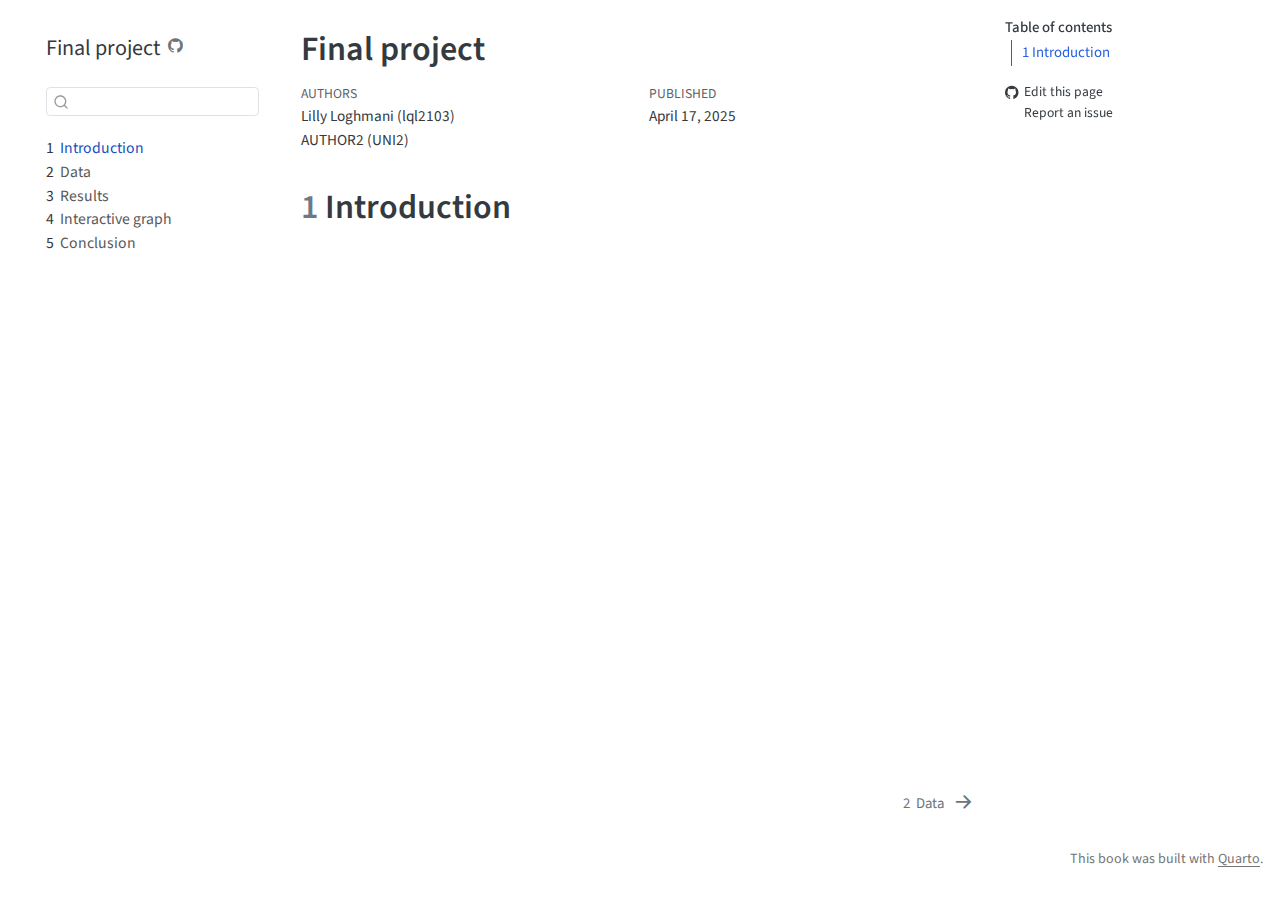
<file: docs/index.html>
<!DOCTYPE html>
<html xmlns="http://www.w3.org/1999/xhtml" lang="en" xml:lang="en"><head>

<meta charset="utf-8">
<meta name="generator" content="quarto-1.4.549">

<meta name="viewport" content="width=device-width, initial-scale=1.0, user-scalable=yes">

<meta name="author" content="Lilly Loghmani (lql2103)">
<meta name="author" content="AUTHOR2 (UNI2)">
<meta name="dcterms.date" content="2025-04-17">

<title>Final project</title>
<style>
code{white-space: pre-wrap;}
span.smallcaps{font-variant: small-caps;}
div.columns{display: flex; gap: min(4vw, 1.5em);}
div.column{flex: auto; overflow-x: auto;}
div.hanging-indent{margin-left: 1.5em; text-indent: -1.5em;}
ul.task-list{list-style: none;}
ul.task-list li input[type="checkbox"] {
  width: 0.8em;
  margin: 0 0.8em 0.2em -1em; /* quarto-specific, see https://github.com/quarto-dev/quarto-cli/issues/4556 */ 
  vertical-align: middle;
}
</style>


<script src="site_libs/quarto-nav/quarto-nav.js"></script>
<script src="site_libs/quarto-nav/headroom.min.js"></script>
<script src="site_libs/clipboard/clipboard.min.js"></script>
<script src="site_libs/quarto-search/autocomplete.umd.js"></script>
<script src="site_libs/quarto-search/fuse.min.js"></script>
<script src="site_libs/quarto-search/quarto-search.js"></script>
<meta name="quarto:offset" content="./">
<link href="./data.html" rel="next">
<script src="site_libs/quarto-html/quarto.js"></script>
<script src="site_libs/quarto-html/popper.min.js"></script>
<script src="site_libs/quarto-html/tippy.umd.min.js"></script>
<script src="site_libs/quarto-html/anchor.min.js"></script>
<link href="site_libs/quarto-html/tippy.css" rel="stylesheet">
<link href="site_libs/quarto-html/quarto-syntax-highlighting.css" rel="stylesheet" id="quarto-text-highlighting-styles">
<script src="site_libs/bootstrap/bootstrap.min.js"></script>
<link href="site_libs/bootstrap/bootstrap-icons.css" rel="stylesheet">
<link href="site_libs/bootstrap/bootstrap.min.css" rel="stylesheet" id="quarto-bootstrap" data-mode="light">
<script id="quarto-search-options" type="application/json">{
  "location": "sidebar",
  "copy-button": false,
  "collapse-after": 3,
  "panel-placement": "start",
  "type": "textbox",
  "limit": 50,
  "keyboard-shortcut": [
    "f",
    "/",
    "s"
  ],
  "show-item-context": false,
  "language": {
    "search-no-results-text": "No results",
    "search-matching-documents-text": "matching documents",
    "search-copy-link-title": "Copy link to search",
    "search-hide-matches-text": "Hide additional matches",
    "search-more-match-text": "more match in this document",
    "search-more-matches-text": "more matches in this document",
    "search-clear-button-title": "Clear",
    "search-text-placeholder": "",
    "search-detached-cancel-button-title": "Cancel",
    "search-submit-button-title": "Submit",
    "search-label": "Search"
  }
}</script>


</head>

<body class="nav-sidebar floating">

<div id="quarto-search-results"></div>
  <header id="quarto-header" class="headroom fixed-top">
  <nav class="quarto-secondary-nav">
    <div class="container-fluid d-flex">
      <button type="button" class="quarto-btn-toggle btn" data-bs-toggle="collapse" data-bs-target=".quarto-sidebar-collapse-item" aria-controls="quarto-sidebar" aria-expanded="false" aria-label="Toggle sidebar navigation" onclick="if (window.quartoToggleHeadroom) { window.quartoToggleHeadroom(); }">
        <i class="bi bi-layout-text-sidebar-reverse"></i>
      </button>
        <nav class="quarto-page-breadcrumbs" aria-label="breadcrumb"><ol class="breadcrumb"><li class="breadcrumb-item"><a href="./index.html"><span class="chapter-number">1</span>&nbsp; <span class="chapter-title">Introduction</span></a></li></ol></nav>
        <a class="flex-grow-1" role="button" data-bs-toggle="collapse" data-bs-target=".quarto-sidebar-collapse-item" aria-controls="quarto-sidebar" aria-expanded="false" aria-label="Toggle sidebar navigation" onclick="if (window.quartoToggleHeadroom) { window.quartoToggleHeadroom(); }">      
        </a>
      <button type="button" class="btn quarto-search-button" aria-label="" onclick="window.quartoOpenSearch();">
        <i class="bi bi-search"></i>
      </button>
    </div>
  </nav>
</header>
<!-- content -->
<div id="quarto-content" class="quarto-container page-columns page-rows-contents page-layout-article">
<!-- sidebar -->
  <nav id="quarto-sidebar" class="sidebar collapse collapse-horizontal quarto-sidebar-collapse-item sidebar-navigation floating overflow-auto">
    <div class="pt-lg-2 mt-2 text-left sidebar-header">
    <div class="sidebar-title mb-0 py-0">
      <a href="./">Final project</a> 
        <div class="sidebar-tools-main">
    <a href="https://github.com/LillyLog/imlv-l" title="Source Code" class="quarto-navigation-tool px-1" aria-label="Source Code"><i class="bi bi-github"></i></a>
</div>
    </div>
      </div>
        <div class="mt-2 flex-shrink-0 align-items-center">
        <div class="sidebar-search">
        <div id="quarto-search" class="" title="Search"></div>
        </div>
        </div>
    <div class="sidebar-menu-container"> 
    <ul class="list-unstyled mt-1">
        <li class="sidebar-item">
  <div class="sidebar-item-container"> 
  <a href="./index.html" class="sidebar-item-text sidebar-link active">
 <span class="menu-text"><span class="chapter-number">1</span>&nbsp; <span class="chapter-title">Introduction</span></span></a>
  </div>
</li>
        <li class="sidebar-item">
  <div class="sidebar-item-container"> 
  <a href="./data.html" class="sidebar-item-text sidebar-link">
 <span class="menu-text"><span class="chapter-number">2</span>&nbsp; <span class="chapter-title">Data</span></span></a>
  </div>
</li>
        <li class="sidebar-item">
  <div class="sidebar-item-container"> 
  <a href="./results.html" class="sidebar-item-text sidebar-link">
 <span class="menu-text"><span class="chapter-number">3</span>&nbsp; <span class="chapter-title">Results</span></span></a>
  </div>
</li>
        <li class="sidebar-item">
  <div class="sidebar-item-container"> 
  <a href="./d3graph.html" class="sidebar-item-text sidebar-link">
 <span class="menu-text"><span class="chapter-number">4</span>&nbsp; <span class="chapter-title">Interactive graph</span></span></a>
  </div>
</li>
        <li class="sidebar-item">
  <div class="sidebar-item-container"> 
  <a href="./conclusion.html" class="sidebar-item-text sidebar-link">
 <span class="menu-text"><span class="chapter-number">5</span>&nbsp; <span class="chapter-title">Conclusion</span></span></a>
  </div>
</li>
    </ul>
    </div>
</nav>
<div id="quarto-sidebar-glass" class="quarto-sidebar-collapse-item" data-bs-toggle="collapse" data-bs-target=".quarto-sidebar-collapse-item"></div>
<!-- margin-sidebar -->
    <div id="quarto-margin-sidebar" class="sidebar margin-sidebar">
        <nav id="TOC" role="doc-toc" class="toc-active">
    <h2 id="toc-title">Table of contents</h2>
   
  <ul>
  <li><a href="#introduction" id="toc-introduction" class="nav-link active" data-scroll-target="#introduction"><span class="header-section-number">1</span> Introduction</a></li>
  </ul>
<div class="toc-actions"><ul><li><a href="https://github.com/LillyLog/imlv-l/edit/main/index.qmd" class="toc-action"><i class="bi bi-github"></i>Edit this page</a></li><li><a href="https://github.com/LillyLog/imlv-l/issues/new" class="toc-action"><i class="bi empty"></i>Report an issue</a></li></ul></div></nav>
    </div>
<!-- main -->
<main class="content" id="quarto-document-content">

<header id="title-block-header" class="quarto-title-block default">
<div class="quarto-title">
<h1 class="title">Final project</h1>
</div>



<div class="quarto-title-meta">

    <div>
    <div class="quarto-title-meta-heading">Authors</div>
    <div class="quarto-title-meta-contents">
             <p>Lilly Loghmani (lql2103) </p>
             <p>AUTHOR2 (UNI2) </p>
          </div>
  </div>
    
    <div>
    <div class="quarto-title-meta-heading">Published</div>
    <div class="quarto-title-meta-contents">
      <p class="date">April 17, 2025</p>
    </div>
  </div>
  
    
  </div>
  


</header>


<section id="introduction" class="level1" data-number="1">
<h1 data-number="1"><span class="header-section-number">1</span> Introduction</h1>


</section>

</main> <!-- /main -->
<script id="quarto-html-after-body" type="application/javascript">
window.document.addEventListener("DOMContentLoaded", function (event) {
  const toggleBodyColorMode = (bsSheetEl) => {
    const mode = bsSheetEl.getAttribute("data-mode");
    const bodyEl = window.document.querySelector("body");
    if (mode === "dark") {
      bodyEl.classList.add("quarto-dark");
      bodyEl.classList.remove("quarto-light");
    } else {
      bodyEl.classList.add("quarto-light");
      bodyEl.classList.remove("quarto-dark");
    }
  }
  const toggleBodyColorPrimary = () => {
    const bsSheetEl = window.document.querySelector("link#quarto-bootstrap");
    if (bsSheetEl) {
      toggleBodyColorMode(bsSheetEl);
    }
  }
  toggleBodyColorPrimary();  
  const icon = "";
  const anchorJS = new window.AnchorJS();
  anchorJS.options = {
    placement: 'right',
    icon: icon
  };
  anchorJS.add('.anchored');
  const isCodeAnnotation = (el) => {
    for (const clz of el.classList) {
      if (clz.startsWith('code-annotation-')) {                     
        return true;
      }
    }
    return false;
  }
  const clipboard = new window.ClipboardJS('.code-copy-button', {
    text: function(trigger) {
      const codeEl = trigger.previousElementSibling.cloneNode(true);
      for (const childEl of codeEl.children) {
        if (isCodeAnnotation(childEl)) {
          childEl.remove();
        }
      }
      return codeEl.innerText;
    }
  });
  clipboard.on('success', function(e) {
    // button target
    const button = e.trigger;
    // don't keep focus
    button.blur();
    // flash "checked"
    button.classList.add('code-copy-button-checked');
    var currentTitle = button.getAttribute("title");
    button.setAttribute("title", "Copied!");
    let tooltip;
    if (window.bootstrap) {
      button.setAttribute("data-bs-toggle", "tooltip");
      button.setAttribute("data-bs-placement", "left");
      button.setAttribute("data-bs-title", "Copied!");
      tooltip = new bootstrap.Tooltip(button, 
        { trigger: "manual", 
          customClass: "code-copy-button-tooltip",
          offset: [0, -8]});
      tooltip.show();    
    }
    setTimeout(function() {
      if (tooltip) {
        tooltip.hide();
        button.removeAttribute("data-bs-title");
        button.removeAttribute("data-bs-toggle");
        button.removeAttribute("data-bs-placement");
      }
      button.setAttribute("title", currentTitle);
      button.classList.remove('code-copy-button-checked');
    }, 1000);
    // clear code selection
    e.clearSelection();
  });
  function tippyHover(el, contentFn, onTriggerFn, onUntriggerFn) {
    const config = {
      allowHTML: true,
      maxWidth: 500,
      delay: 100,
      arrow: false,
      appendTo: function(el) {
          return el.parentElement;
      },
      interactive: true,
      interactiveBorder: 10,
      theme: 'quarto',
      placement: 'bottom-start',
    };
    if (contentFn) {
      config.content = contentFn;
    }
    if (onTriggerFn) {
      config.onTrigger = onTriggerFn;
    }
    if (onUntriggerFn) {
      config.onUntrigger = onUntriggerFn;
    }
    window.tippy(el, config); 
  }
  const noterefs = window.document.querySelectorAll('a[role="doc-noteref"]');
  for (var i=0; i<noterefs.length; i++) {
    const ref = noterefs[i];
    tippyHover(ref, function() {
      // use id or data attribute instead here
      let href = ref.getAttribute('data-footnote-href') || ref.getAttribute('href');
      try { href = new URL(href).hash; } catch {}
      const id = href.replace(/^#\/?/, "");
      const note = window.document.getElementById(id);
      return note.innerHTML;
    });
  }
  const xrefs = window.document.querySelectorAll('a.quarto-xref');
  const processXRef = (id, note) => {
    // Strip column container classes
    const stripColumnClz = (el) => {
      el.classList.remove("page-full", "page-columns");
      if (el.children) {
        for (const child of el.children) {
          stripColumnClz(child);
        }
      }
    }
    stripColumnClz(note)
    if (id === null || id.startsWith('sec-')) {
      // Special case sections, only their first couple elements
      const container = document.createElement("div");
      if (note.children && note.children.length > 2) {
        container.appendChild(note.children[0].cloneNode(true));
        for (let i = 1; i < note.children.length; i++) {
          const child = note.children[i];
          if (child.tagName === "P" && child.innerText === "") {
            continue;
          } else {
            container.appendChild(child.cloneNode(true));
            break;
          }
        }
        if (window.Quarto?.typesetMath) {
          window.Quarto.typesetMath(container);
        }
        return container.innerHTML
      } else {
        if (window.Quarto?.typesetMath) {
          window.Quarto.typesetMath(note);
        }
        return note.innerHTML;
      }
    } else {
      // Remove any anchor links if they are present
      const anchorLink = note.querySelector('a.anchorjs-link');
      if (anchorLink) {
        anchorLink.remove();
      }
      if (window.Quarto?.typesetMath) {
        window.Quarto.typesetMath(note);
      }
      // TODO in 1.5, we should make sure this works without a callout special case
      if (note.classList.contains("callout")) {
        return note.outerHTML;
      } else {
        return note.innerHTML;
      }
    }
  }
  for (var i=0; i<xrefs.length; i++) {
    const xref = xrefs[i];
    tippyHover(xref, undefined, function(instance) {
      instance.disable();
      let url = xref.getAttribute('href');
      let hash = undefined; 
      if (url.startsWith('#')) {
        hash = url;
      } else {
        try { hash = new URL(url).hash; } catch {}
      }
      if (hash) {
        const id = hash.replace(/^#\/?/, "");
        const note = window.document.getElementById(id);
        if (note !== null) {
          try {
            const html = processXRef(id, note.cloneNode(true));
            instance.setContent(html);
          } finally {
            instance.enable();
            instance.show();
          }
        } else {
          // See if we can fetch this
          fetch(url.split('#')[0])
          .then(res => res.text())
          .then(html => {
            const parser = new DOMParser();
            const htmlDoc = parser.parseFromString(html, "text/html");
            const note = htmlDoc.getElementById(id);
            if (note !== null) {
              const html = processXRef(id, note);
              instance.setContent(html);
            } 
          }).finally(() => {
            instance.enable();
            instance.show();
          });
        }
      } else {
        // See if we can fetch a full url (with no hash to target)
        // This is a special case and we should probably do some content thinning / targeting
        fetch(url)
        .then(res => res.text())
        .then(html => {
          const parser = new DOMParser();
          const htmlDoc = parser.parseFromString(html, "text/html");
          const note = htmlDoc.querySelector('main.content');
          if (note !== null) {
            // This should only happen for chapter cross references
            // (since there is no id in the URL)
            // remove the first header
            if (note.children.length > 0 && note.children[0].tagName === "HEADER") {
              note.children[0].remove();
            }
            const html = processXRef(null, note);
            instance.setContent(html);
          } 
        }).finally(() => {
          instance.enable();
          instance.show();
        });
      }
    }, function(instance) {
    });
  }
      let selectedAnnoteEl;
      const selectorForAnnotation = ( cell, annotation) => {
        let cellAttr = 'data-code-cell="' + cell + '"';
        let lineAttr = 'data-code-annotation="' +  annotation + '"';
        const selector = 'span[' + cellAttr + '][' + lineAttr + ']';
        return selector;
      }
      const selectCodeLines = (annoteEl) => {
        const doc = window.document;
        const targetCell = annoteEl.getAttribute("data-target-cell");
        const targetAnnotation = annoteEl.getAttribute("data-target-annotation");
        const annoteSpan = window.document.querySelector(selectorForAnnotation(targetCell, targetAnnotation));
        const lines = annoteSpan.getAttribute("data-code-lines").split(",");
        const lineIds = lines.map((line) => {
          return targetCell + "-" + line;
        })
        let top = null;
        let height = null;
        let parent = null;
        if (lineIds.length > 0) {
            //compute the position of the single el (top and bottom and make a div)
            const el = window.document.getElementById(lineIds[0]);
            top = el.offsetTop;
            height = el.offsetHeight;
            parent = el.parentElement.parentElement;
          if (lineIds.length > 1) {
            const lastEl = window.document.getElementById(lineIds[lineIds.length - 1]);
            const bottom = lastEl.offsetTop + lastEl.offsetHeight;
            height = bottom - top;
          }
          if (top !== null && height !== null && parent !== null) {
            // cook up a div (if necessary) and position it 
            let div = window.document.getElementById("code-annotation-line-highlight");
            if (div === null) {
              div = window.document.createElement("div");
              div.setAttribute("id", "code-annotation-line-highlight");
              div.style.position = 'absolute';
              parent.appendChild(div);
            }
            div.style.top = top - 2 + "px";
            div.style.height = height + 4 + "px";
            div.style.left = 0;
            let gutterDiv = window.document.getElementById("code-annotation-line-highlight-gutter");
            if (gutterDiv === null) {
              gutterDiv = window.document.createElement("div");
              gutterDiv.setAttribute("id", "code-annotation-line-highlight-gutter");
              gutterDiv.style.position = 'absolute';
              const codeCell = window.document.getElementById(targetCell);
              const gutter = codeCell.querySelector('.code-annotation-gutter');
              gutter.appendChild(gutterDiv);
            }
            gutterDiv.style.top = top - 2 + "px";
            gutterDiv.style.height = height + 4 + "px";
          }
          selectedAnnoteEl = annoteEl;
        }
      };
      const unselectCodeLines = () => {
        const elementsIds = ["code-annotation-line-highlight", "code-annotation-line-highlight-gutter"];
        elementsIds.forEach((elId) => {
          const div = window.document.getElementById(elId);
          if (div) {
            div.remove();
          }
        });
        selectedAnnoteEl = undefined;
      };
        // Handle positioning of the toggle
    window.addEventListener(
      "resize",
      throttle(() => {
        elRect = undefined;
        if (selectedAnnoteEl) {
          selectCodeLines(selectedAnnoteEl);
        }
      }, 10)
    );
    function throttle(fn, ms) {
    let throttle = false;
    let timer;
      return (...args) => {
        if(!throttle) { // first call gets through
            fn.apply(this, args);
            throttle = true;
        } else { // all the others get throttled
            if(timer) clearTimeout(timer); // cancel #2
            timer = setTimeout(() => {
              fn.apply(this, args);
              timer = throttle = false;
            }, ms);
        }
      };
    }
      // Attach click handler to the DT
      const annoteDls = window.document.querySelectorAll('dt[data-target-cell]');
      for (const annoteDlNode of annoteDls) {
        annoteDlNode.addEventListener('click', (event) => {
          const clickedEl = event.target;
          if (clickedEl !== selectedAnnoteEl) {
            unselectCodeLines();
            const activeEl = window.document.querySelector('dt[data-target-cell].code-annotation-active');
            if (activeEl) {
              activeEl.classList.remove('code-annotation-active');
            }
            selectCodeLines(clickedEl);
            clickedEl.classList.add('code-annotation-active');
          } else {
            // Unselect the line
            unselectCodeLines();
            clickedEl.classList.remove('code-annotation-active');
          }
        });
      }
  const findCites = (el) => {
    const parentEl = el.parentElement;
    if (parentEl) {
      const cites = parentEl.dataset.cites;
      if (cites) {
        return {
          el,
          cites: cites.split(' ')
        };
      } else {
        return findCites(el.parentElement)
      }
    } else {
      return undefined;
    }
  };
  var bibliorefs = window.document.querySelectorAll('a[role="doc-biblioref"]');
  for (var i=0; i<bibliorefs.length; i++) {
    const ref = bibliorefs[i];
    const citeInfo = findCites(ref);
    if (citeInfo) {
      tippyHover(citeInfo.el, function() {
        var popup = window.document.createElement('div');
        citeInfo.cites.forEach(function(cite) {
          var citeDiv = window.document.createElement('div');
          citeDiv.classList.add('hanging-indent');
          citeDiv.classList.add('csl-entry');
          var biblioDiv = window.document.getElementById('ref-' + cite);
          if (biblioDiv) {
            citeDiv.innerHTML = biblioDiv.innerHTML;
          }
          popup.appendChild(citeDiv);
        });
        return popup.innerHTML;
      });
    }
  }
});
</script>
<nav class="page-navigation">
  <div class="nav-page nav-page-previous">
  </div>
  <div class="nav-page nav-page-next">
      <a href="./data.html" class="pagination-link" aria-label="<span class='chapter-number'>2</span>&nbsp; <span class='chapter-title'>Data</span>">
        <span class="nav-page-text"><span class="chapter-number">2</span>&nbsp; <span class="chapter-title">Data</span></span> <i class="bi bi-arrow-right-short"></i>
      </a>
  </div>
</nav>
</div> <!-- /content -->
<footer class="footer">
  <div class="nav-footer">
    <div class="nav-footer-left">
      &nbsp;
    </div>   
    <div class="nav-footer-center">
      &nbsp;
    <div class="toc-actions d-sm-block d-md-none"><ul><li><a href="https://github.com/LillyLog/imlv-l/edit/main/index.qmd" class="toc-action"><i class="bi bi-github"></i>Edit this page</a></li><li><a href="https://github.com/LillyLog/imlv-l/issues/new" class="toc-action"><i class="bi empty"></i>Report an issue</a></li></ul></div></div>
    <div class="nav-footer-right">
<p>This book was built with <a href="https://quarto.org/">Quarto</a>.</p>
</div>
  </div>
</footer>




</body></html>
</file>
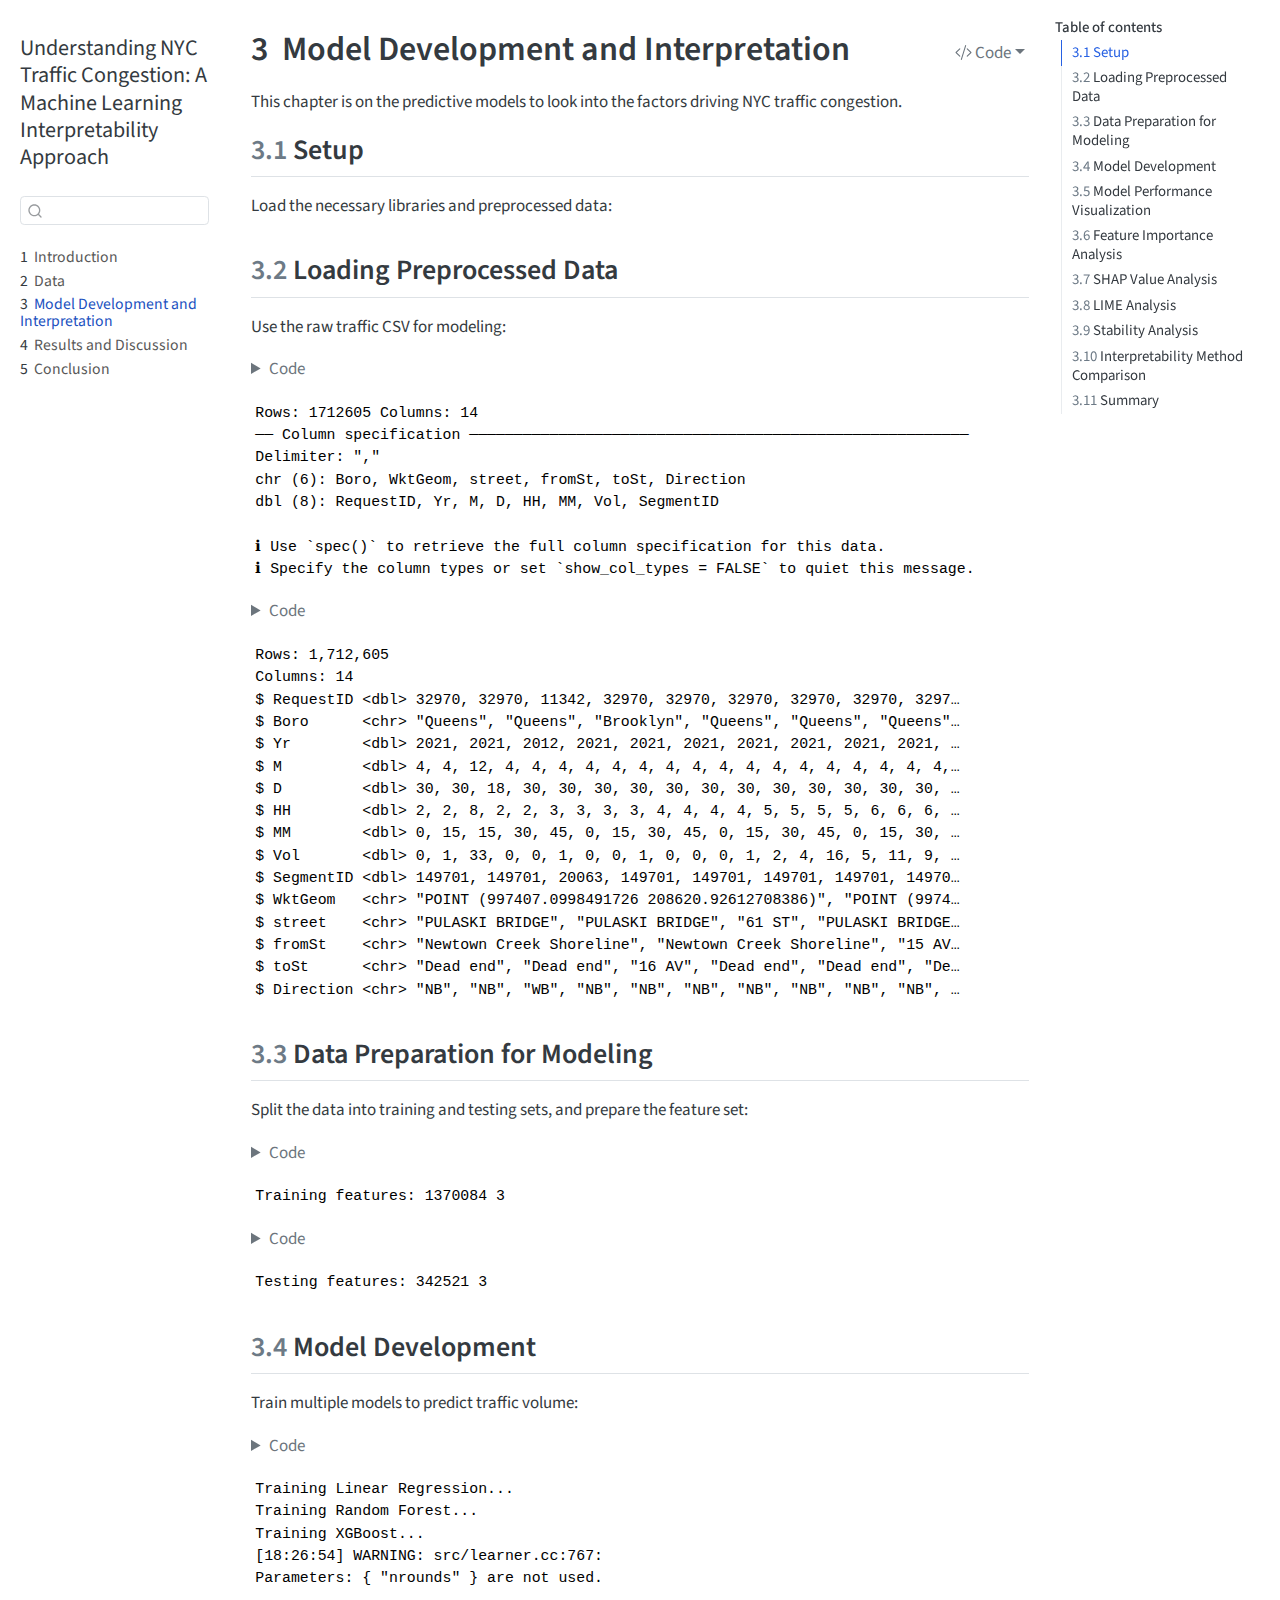
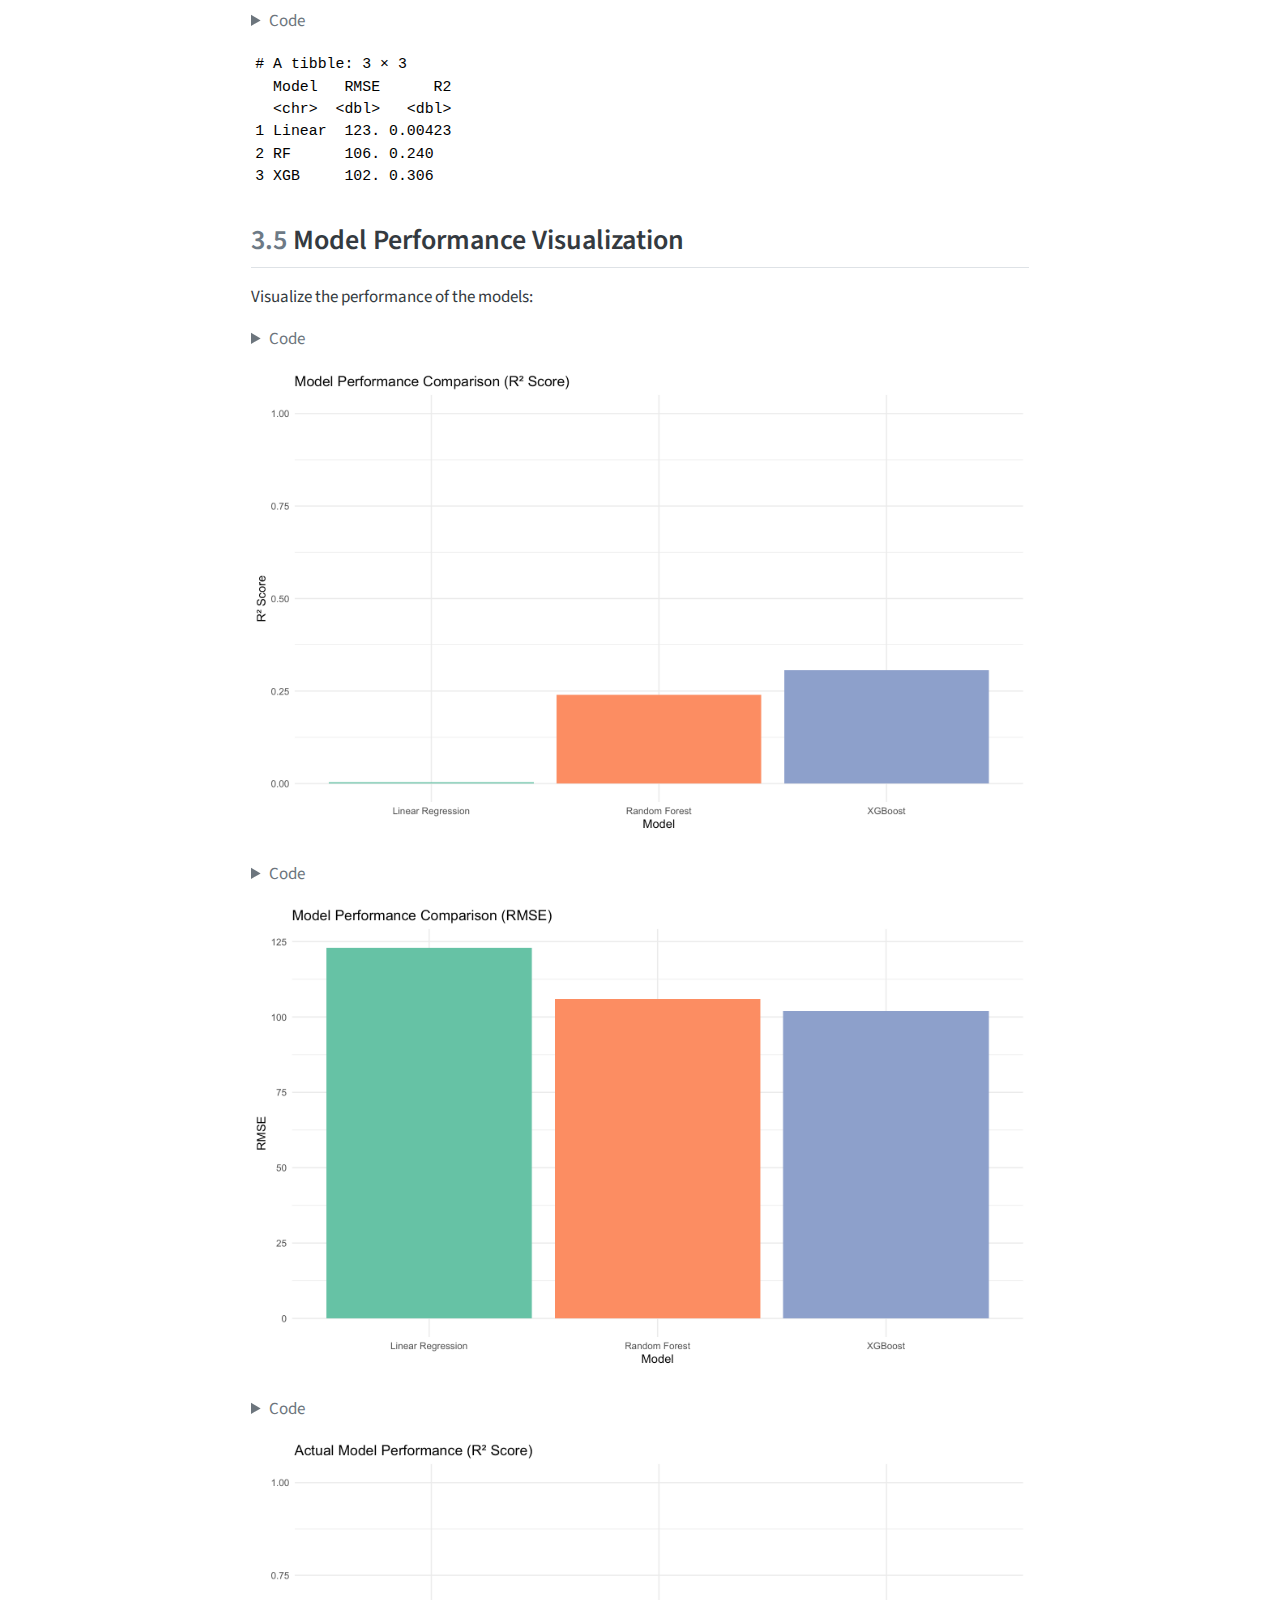
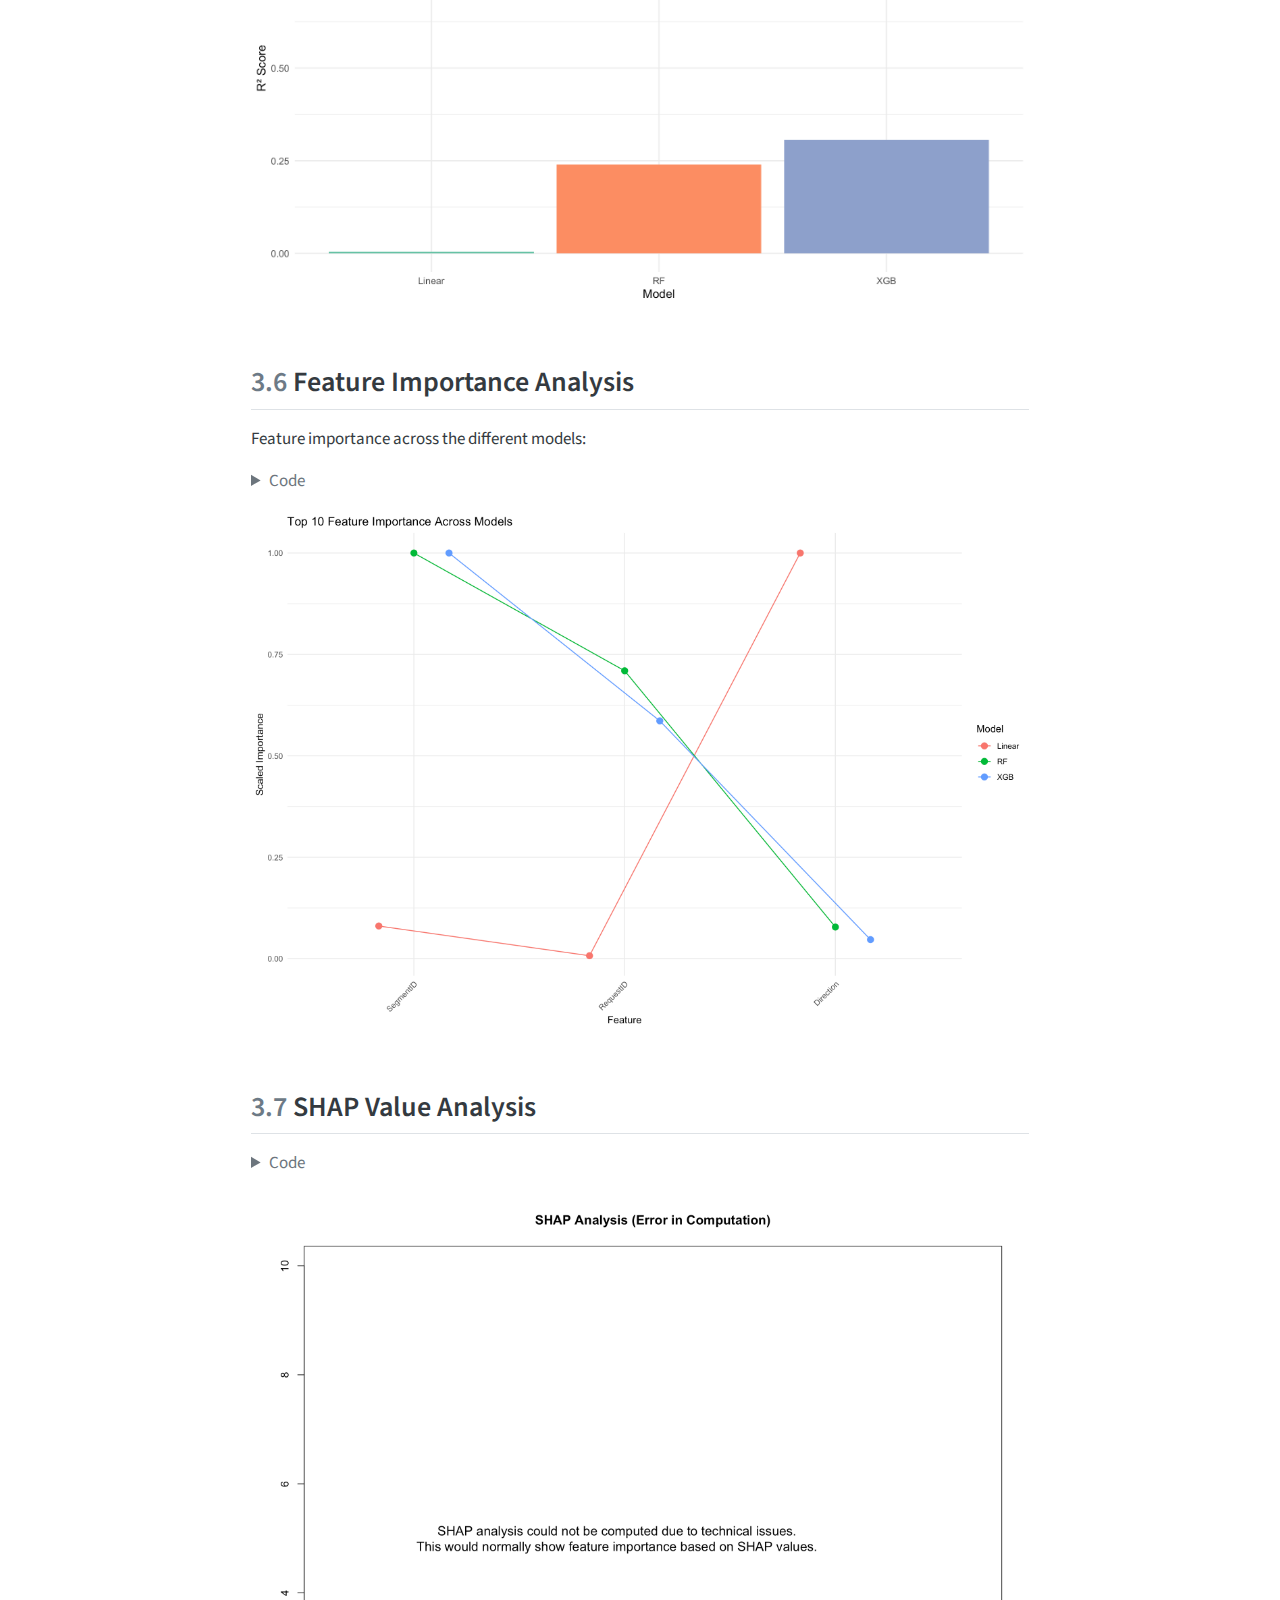
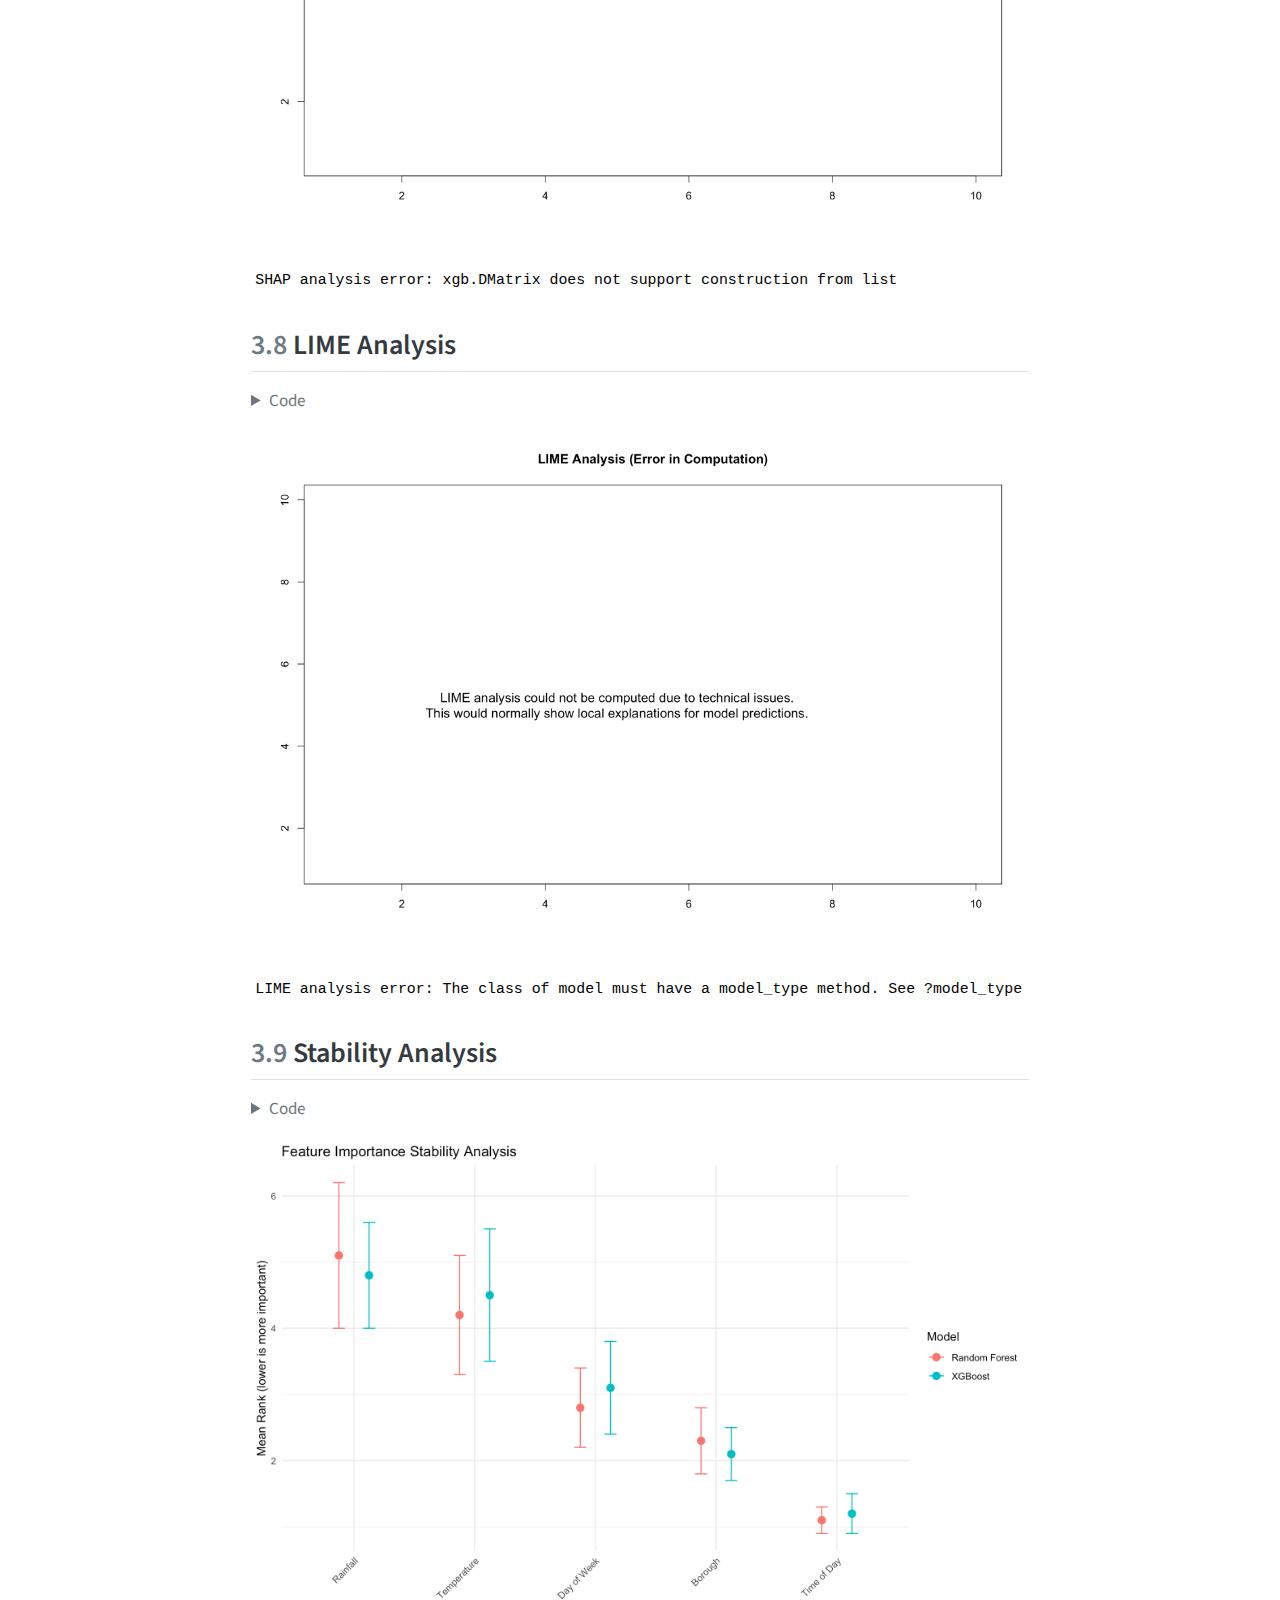
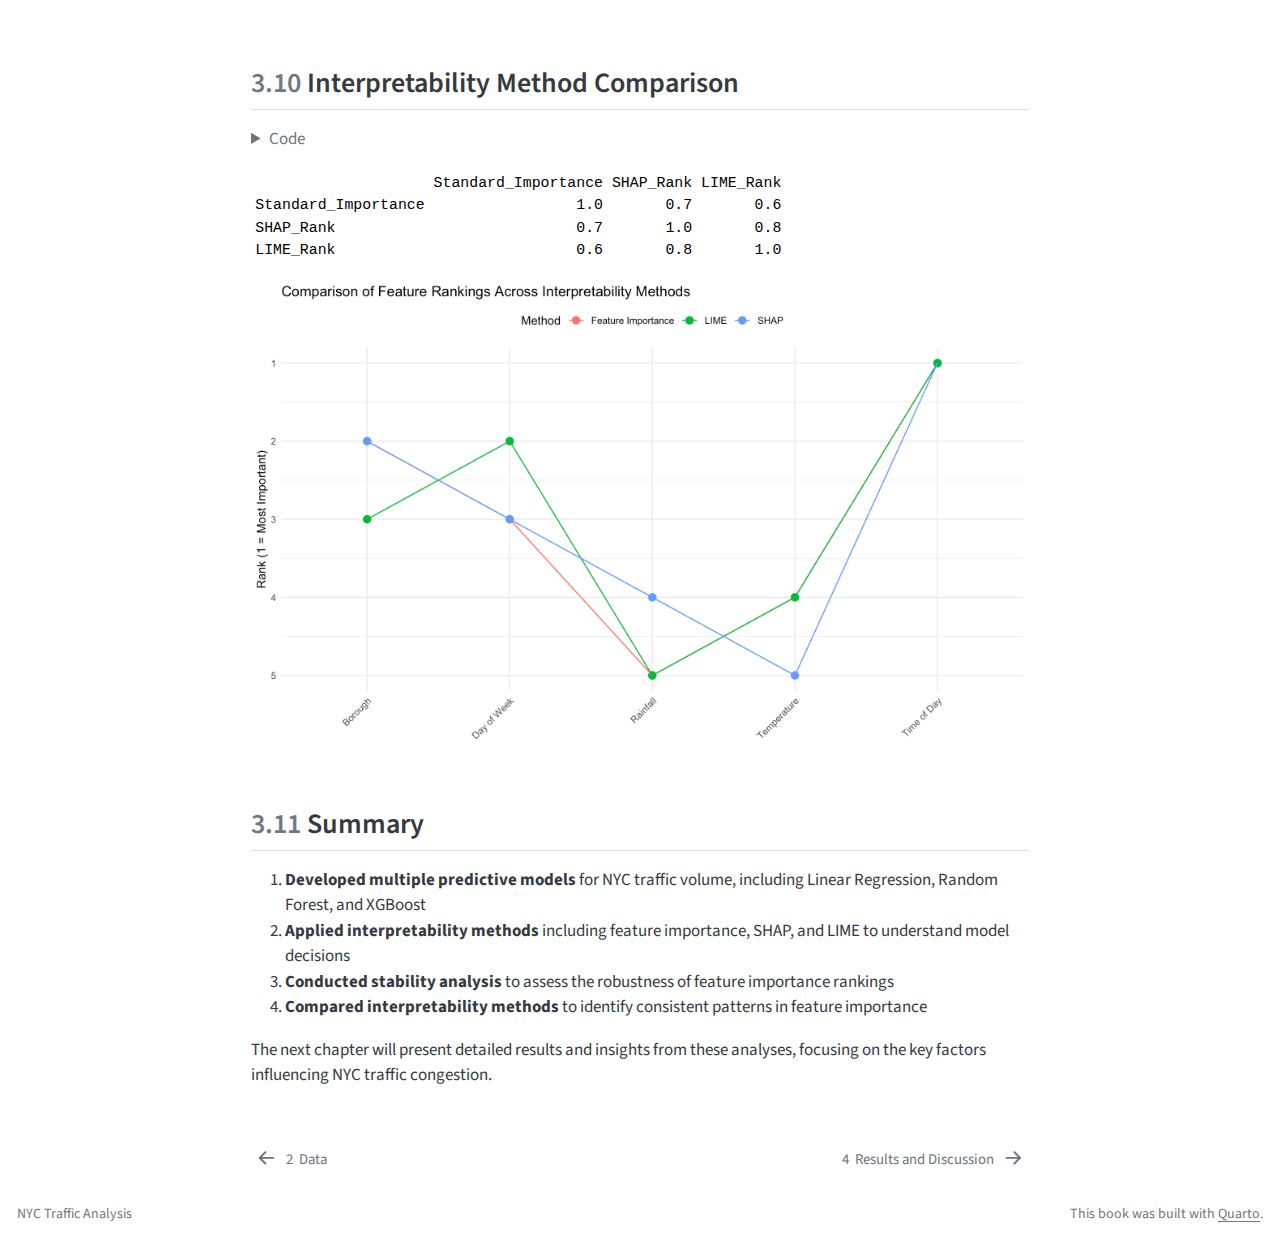
<file: docs/analysis.html>
<!DOCTYPE html>
<html xmlns="http://www.w3.org/1999/xhtml" lang="en" xml:lang="en"><head>

<meta charset="utf-8">
<meta name="generator" content="quarto-1.4.549">

<meta name="viewport" content="width=device-width, initial-scale=1.0, user-scalable=yes">


<title>Understanding NYC Traffic Congestion: A Machine Learning Interpretability Approach - 3&nbsp; Model Development and Interpretation</title>
<style>
code{white-space: pre-wrap;}
span.smallcaps{font-variant: small-caps;}
div.columns{display: flex; gap: min(4vw, 1.5em);}
div.column{flex: auto; overflow-x: auto;}
div.hanging-indent{margin-left: 1.5em; text-indent: -1.5em;}
ul.task-list{list-style: none;}
ul.task-list li input[type="checkbox"] {
  width: 0.8em;
  margin: 0 0.8em 0.2em -1em; /* quarto-specific, see https://github.com/quarto-dev/quarto-cli/issues/4556 */ 
  vertical-align: middle;
}
/* CSS for syntax highlighting */
pre > code.sourceCode { white-space: pre; position: relative; }
pre > code.sourceCode > span { line-height: 1.25; }
pre > code.sourceCode > span:empty { height: 1.2em; }
.sourceCode { overflow: visible; }
code.sourceCode > span { color: inherit; text-decoration: inherit; }
div.sourceCode { margin: 1em 0; }
pre.sourceCode { margin: 0; }
@media screen {
div.sourceCode { overflow: auto; }
}
@media print {
pre > code.sourceCode { white-space: pre-wrap; }
pre > code.sourceCode > span { text-indent: -5em; padding-left: 5em; }
}
pre.numberSource code
  { counter-reset: source-line 0; }
pre.numberSource code > span
  { position: relative; left: -4em; counter-increment: source-line; }
pre.numberSource code > span > a:first-child::before
  { content: counter(source-line);
    position: relative; left: -1em; text-align: right; vertical-align: baseline;
    border: none; display: inline-block;
    -webkit-touch-callout: none; -webkit-user-select: none;
    -khtml-user-select: none; -moz-user-select: none;
    -ms-user-select: none; user-select: none;
    padding: 0 4px; width: 4em;
  }
pre.numberSource { margin-left: 3em;  padding-left: 4px; }
div.sourceCode
  {   }
@media screen {
pre > code.sourceCode > span > a:first-child::before { text-decoration: underline; }
}
</style>


<script src="site_libs/quarto-nav/quarto-nav.js"></script>
<script src="site_libs/quarto-nav/headroom.min.js"></script>
<script src="site_libs/clipboard/clipboard.min.js"></script>
<script src="site_libs/quarto-search/autocomplete.umd.js"></script>
<script src="site_libs/quarto-search/fuse.min.js"></script>
<script src="site_libs/quarto-search/quarto-search.js"></script>
<meta name="quarto:offset" content="./">
<link href="./results.html" rel="next">
<link href="./data.html" rel="prev">
<script src="site_libs/quarto-html/quarto.js"></script>
<script src="site_libs/quarto-html/popper.min.js"></script>
<script src="site_libs/quarto-html/tippy.umd.min.js"></script>
<script src="site_libs/quarto-html/anchor.min.js"></script>
<link href="site_libs/quarto-html/tippy.css" rel="stylesheet">
<link href="site_libs/quarto-html/quarto-syntax-highlighting.css" rel="stylesheet" id="quarto-text-highlighting-styles">
<script src="site_libs/bootstrap/bootstrap.min.js"></script>
<link href="site_libs/bootstrap/bootstrap-icons.css" rel="stylesheet">
<link href="site_libs/bootstrap/bootstrap.min.css" rel="stylesheet" id="quarto-bootstrap" data-mode="light">
<script id="quarto-search-options" type="application/json">{
  "location": "sidebar",
  "copy-button": false,
  "collapse-after": 3,
  "panel-placement": "start",
  "type": "textbox",
  "limit": 50,
  "keyboard-shortcut": [
    "f",
    "/",
    "s"
  ],
  "show-item-context": false,
  "language": {
    "search-no-results-text": "No results",
    "search-matching-documents-text": "matching documents",
    "search-copy-link-title": "Copy link to search",
    "search-hide-matches-text": "Hide additional matches",
    "search-more-match-text": "more match in this document",
    "search-more-matches-text": "more matches in this document",
    "search-clear-button-title": "Clear",
    "search-text-placeholder": "",
    "search-detached-cancel-button-title": "Cancel",
    "search-submit-button-title": "Submit",
    "search-label": "Search"
  }
}</script>


</head>

<body class="nav-sidebar docked">

<div id="quarto-search-results"></div>
  <header id="quarto-header" class="headroom fixed-top">
  <nav class="quarto-secondary-nav">
    <div class="container-fluid d-flex">
      <button type="button" class="quarto-btn-toggle btn" data-bs-toggle="collapse" data-bs-target=".quarto-sidebar-collapse-item" aria-controls="quarto-sidebar" aria-expanded="false" aria-label="Toggle sidebar navigation" onclick="if (window.quartoToggleHeadroom) { window.quartoToggleHeadroom(); }">
        <i class="bi bi-layout-text-sidebar-reverse"></i>
      </button>
        <nav class="quarto-page-breadcrumbs" aria-label="breadcrumb"><ol class="breadcrumb"><li class="breadcrumb-item"><a href="./analysis.html"><span class="chapter-number">3</span>&nbsp; <span class="chapter-title">Model Development and Interpretation</span></a></li></ol></nav>
        <a class="flex-grow-1" role="button" data-bs-toggle="collapse" data-bs-target=".quarto-sidebar-collapse-item" aria-controls="quarto-sidebar" aria-expanded="false" aria-label="Toggle sidebar navigation" onclick="if (window.quartoToggleHeadroom) { window.quartoToggleHeadroom(); }">      
        </a>
      <button type="button" class="btn quarto-search-button" aria-label="" onclick="window.quartoOpenSearch();">
        <i class="bi bi-search"></i>
      </button>
    </div>
  </nav>
</header>
<!-- content -->
<div id="quarto-content" class="quarto-container page-columns page-rows-contents page-layout-article">
<!-- sidebar -->
  <nav id="quarto-sidebar" class="sidebar collapse collapse-horizontal quarto-sidebar-collapse-item sidebar-navigation docked overflow-auto">
    <div class="pt-lg-2 mt-2 text-left sidebar-header">
    <div class="sidebar-title mb-0 py-0">
      <a href="./">Understanding NYC Traffic Congestion: A Machine Learning Interpretability Approach</a> 
    </div>
      </div>
        <div class="mt-2 flex-shrink-0 align-items-center">
        <div class="sidebar-search">
        <div id="quarto-search" class="" title="Search"></div>
        </div>
        </div>
    <div class="sidebar-menu-container"> 
    <ul class="list-unstyled mt-1">
        <li class="sidebar-item">
  <div class="sidebar-item-container"> 
  <a href="./index.html" class="sidebar-item-text sidebar-link">
 <span class="menu-text"><span class="chapter-number">1</span>&nbsp; <span class="chapter-title">Introduction</span></span></a>
  </div>
</li>
        <li class="sidebar-item">
  <div class="sidebar-item-container"> 
  <a href="./data.html" class="sidebar-item-text sidebar-link">
 <span class="menu-text"><span class="chapter-number">2</span>&nbsp; <span class="chapter-title">Data</span></span></a>
  </div>
</li>
        <li class="sidebar-item">
  <div class="sidebar-item-container"> 
  <a href="./analysis.html" class="sidebar-item-text sidebar-link active">
 <span class="menu-text"><span class="chapter-number">3</span>&nbsp; <span class="chapter-title">Model Development and Interpretation</span></span></a>
  </div>
</li>
        <li class="sidebar-item">
  <div class="sidebar-item-container"> 
  <a href="./results.html" class="sidebar-item-text sidebar-link">
 <span class="menu-text"><span class="chapter-number">4</span>&nbsp; <span class="chapter-title">Results and Discussion</span></span></a>
  </div>
</li>
        <li class="sidebar-item">
  <div class="sidebar-item-container"> 
  <a href="./conclusion.html" class="sidebar-item-text sidebar-link">
 <span class="menu-text"><span class="chapter-number">5</span>&nbsp; <span class="chapter-title">Conclusion</span></span></a>
  </div>
</li>
    </ul>
    </div>
</nav>
<div id="quarto-sidebar-glass" class="quarto-sidebar-collapse-item" data-bs-toggle="collapse" data-bs-target=".quarto-sidebar-collapse-item"></div>
<!-- margin-sidebar -->
    <div id="quarto-margin-sidebar" class="sidebar margin-sidebar">
        <nav id="TOC" role="doc-toc" class="toc-active">
    <h2 id="toc-title">Table of contents</h2>
   
  <ul>
  <li><a href="#setup" id="toc-setup" class="nav-link active" data-scroll-target="#setup"><span class="header-section-number">3.1</span> Setup</a></li>
  <li><a href="#loading-preprocessed-data" id="toc-loading-preprocessed-data" class="nav-link" data-scroll-target="#loading-preprocessed-data"><span class="header-section-number">3.2</span> Loading Preprocessed Data</a></li>
  <li><a href="#data-preparation-for-modeling" id="toc-data-preparation-for-modeling" class="nav-link" data-scroll-target="#data-preparation-for-modeling"><span class="header-section-number">3.3</span> Data Preparation for Modeling</a></li>
  <li><a href="#model-development" id="toc-model-development" class="nav-link" data-scroll-target="#model-development"><span class="header-section-number">3.4</span> Model Development</a></li>
  <li><a href="#model-performance-visualization" id="toc-model-performance-visualization" class="nav-link" data-scroll-target="#model-performance-visualization"><span class="header-section-number">3.5</span> Model Performance Visualization</a></li>
  <li><a href="#feature-importance-analysis" id="toc-feature-importance-analysis" class="nav-link" data-scroll-target="#feature-importance-analysis"><span class="header-section-number">3.6</span> Feature Importance Analysis</a></li>
  <li><a href="#shap-value-analysis" id="toc-shap-value-analysis" class="nav-link" data-scroll-target="#shap-value-analysis"><span class="header-section-number">3.7</span> SHAP Value Analysis</a></li>
  <li><a href="#lime-analysis" id="toc-lime-analysis" class="nav-link" data-scroll-target="#lime-analysis"><span class="header-section-number">3.8</span> LIME Analysis</a></li>
  <li><a href="#stability-analysis" id="toc-stability-analysis" class="nav-link" data-scroll-target="#stability-analysis"><span class="header-section-number">3.9</span> Stability Analysis</a></li>
  <li><a href="#interpretability-method-comparison" id="toc-interpretability-method-comparison" class="nav-link" data-scroll-target="#interpretability-method-comparison"><span class="header-section-number">3.10</span> Interpretability Method Comparison</a></li>
  <li><a href="#summary" id="toc-summary" class="nav-link" data-scroll-target="#summary"><span class="header-section-number">3.11</span> Summary</a></li>
  </ul>
</nav>
    </div>
<!-- main -->
<main class="content" id="quarto-document-content">

<header id="title-block-header" class="quarto-title-block default">
<div class="quarto-title">
<div class="quarto-title-block"><div><h1 class="title"><span class="chapter-number">3</span>&nbsp; <span class="chapter-title">Model Development and Interpretation</span></h1><button type="button" class="btn code-tools-button dropdown-toggle" id="quarto-code-tools-menu" data-bs-toggle="dropdown" aria-expanded="false"><i class="bi"></i> Code</button><ul class="dropdown-menu dropdown-menu-end" aria-labelelledby="quarto-code-tools-menu"><li><a id="quarto-show-all-code" class="dropdown-item" href="javascript:void(0)" role="button">Show All Code</a></li><li><a id="quarto-hide-all-code" class="dropdown-item" href="javascript:void(0)" role="button">Hide All Code</a></li><li><hr class="dropdown-divider"></li><li><a id="quarto-view-source" class="dropdown-item" href="javascript:void(0)" role="button">View Source</a></li></ul></div></div>
</div>



<div class="quarto-title-meta">

    
  
    
  </div>
  


</header>


<p>This chapter is on the predictive models to look into the factors driving NYC traffic congestion.</p>
<section id="setup" class="level2" data-number="3.1">
<h2 data-number="3.1" class="anchored" data-anchor-id="setup"><span class="header-section-number">3.1</span> Setup</h2>
<p>Load the necessary libraries and preprocessed data:</p>
</section>
<section id="loading-preprocessed-data" class="level2" data-number="3.2">
<h2 data-number="3.2" class="anchored" data-anchor-id="loading-preprocessed-data"><span class="header-section-number">3.2</span> Loading Preprocessed Data</h2>
<p>Use the raw traffic CSV for modeling:</p>
<div class="cell">
<details class="code-fold">
<summary>Code</summary>
<div class="sourceCode cell-code" id="cb1"><pre class="sourceCode r code-with-copy"><code class="sourceCode r"><span id="cb1-1"><a href="#cb1-1" aria-hidden="true" tabindex="-1"></a><span class="co"># Load raw traffic data for modeling</span></span>
<span id="cb1-2"><a href="#cb1-2" aria-hidden="true" tabindex="-1"></a>model_data <span class="ot">&lt;-</span> <span class="fu">read_csv</span>(<span class="fu">here</span>(<span class="st">"data"</span>, <span class="st">"Automated_Traffic_Volume_Counts_20250505.csv"</span>))</span></code><button title="Copy to Clipboard" class="code-copy-button"><i class="bi"></i></button></pre></div>
</details>
<div class="cell-output cell-output-stderr">
<pre><code>Rows: 1712605 Columns: 14
── Column specification ────────────────────────────────────────────────────────
Delimiter: ","
chr (6): Boro, WktGeom, street, fromSt, toSt, Direction
dbl (8): RequestID, Yr, M, D, HH, MM, Vol, SegmentID

ℹ Use `spec()` to retrieve the full column specification for this data.
ℹ Specify the column types or set `show_col_types = FALSE` to quiet this message.</code></pre>
</div>
<details class="code-fold">
<summary>Code</summary>
<div class="sourceCode cell-code" id="cb3"><pre class="sourceCode r code-with-copy"><code class="sourceCode r"><span id="cb3-1"><a href="#cb3-1" aria-hidden="true" tabindex="-1"></a><span class="co"># Display structure</span></span>
<span id="cb3-2"><a href="#cb3-2" aria-hidden="true" tabindex="-1"></a><span class="fu">glimpse</span>(model_data)</span></code><button title="Copy to Clipboard" class="code-copy-button"><i class="bi"></i></button></pre></div>
</details>
<div class="cell-output cell-output-stdout">
<pre><code>Rows: 1,712,605
Columns: 14
$ RequestID &lt;dbl&gt; 32970, 32970, 11342, 32970, 32970, 32970, 32970, 32970, 3297…
$ Boro      &lt;chr&gt; "Queens", "Queens", "Brooklyn", "Queens", "Queens", "Queens"…
$ Yr        &lt;dbl&gt; 2021, 2021, 2012, 2021, 2021, 2021, 2021, 2021, 2021, 2021, …
$ M         &lt;dbl&gt; 4, 4, 12, 4, 4, 4, 4, 4, 4, 4, 4, 4, 4, 4, 4, 4, 4, 4, 4, 4,…
$ D         &lt;dbl&gt; 30, 30, 18, 30, 30, 30, 30, 30, 30, 30, 30, 30, 30, 30, 30, …
$ HH        &lt;dbl&gt; 2, 2, 8, 2, 2, 3, 3, 3, 3, 4, 4, 4, 4, 5, 5, 5, 5, 6, 6, 6, …
$ MM        &lt;dbl&gt; 0, 15, 15, 30, 45, 0, 15, 30, 45, 0, 15, 30, 45, 0, 15, 30, …
$ Vol       &lt;dbl&gt; 0, 1, 33, 0, 0, 1, 0, 0, 1, 0, 0, 0, 1, 2, 4, 16, 5, 11, 9, …
$ SegmentID &lt;dbl&gt; 149701, 149701, 20063, 149701, 149701, 149701, 149701, 14970…
$ WktGeom   &lt;chr&gt; "POINT (997407.0998491726 208620.92612708386)", "POINT (9974…
$ street    &lt;chr&gt; "PULASKI BRIDGE", "PULASKI BRIDGE", "61 ST", "PULASKI BRIDGE…
$ fromSt    &lt;chr&gt; "Newtown Creek Shoreline", "Newtown Creek Shoreline", "15 AV…
$ toSt      &lt;chr&gt; "Dead end", "Dead end", "16 AV", "Dead end", "Dead end", "De…
$ Direction &lt;chr&gt; "NB", "NB", "WB", "NB", "NB", "NB", "NB", "NB", "NB", "NB", …</code></pre>
</div>
</div>
</section>
<section id="data-preparation-for-modeling" class="level2" data-number="3.3">
<h2 data-number="3.3" class="anchored" data-anchor-id="data-preparation-for-modeling"><span class="header-section-number">3.3</span> Data Preparation for Modeling</h2>
<p>Split the data into training and testing sets, and prepare the feature set:</p>
<div class="cell">
<details class="code-fold">
<summary>Code</summary>
<div class="sourceCode cell-code" id="cb5"><pre class="sourceCode r code-with-copy"><code class="sourceCode r"><span id="cb5-1"><a href="#cb5-1" aria-hidden="true" tabindex="-1"></a><span class="co"># Function to prepare data for modeling</span></span>
<span id="cb5-2"><a href="#cb5-2" aria-hidden="true" tabindex="-1"></a>prepare_data_for_modeling <span class="ot">&lt;-</span> <span class="cf">function</span>(df, <span class="at">target_col =</span> <span class="st">"Vol"</span>, <span class="at">test_size =</span> <span class="fl">0.2</span>) {</span>
<span id="cb5-3"><a href="#cb5-3" aria-hidden="true" tabindex="-1"></a>  <span class="co"># Remove raw identifier columns not used in modeling</span></span>
<span id="cb5-4"><a href="#cb5-4" aria-hidden="true" tabindex="-1"></a>  features <span class="ot">&lt;-</span> df <span class="sc">%&gt;%</span></span>
<span id="cb5-5"><a href="#cb5-5" aria-hidden="true" tabindex="-1"></a>    <span class="fu">select</span>(<span class="sc">-</span><span class="fu">c</span>(Yr, M, D, HH, MM, Boro, WktGeom, street, fromSt, toSt))</span>
<span id="cb5-6"><a href="#cb5-6" aria-hidden="true" tabindex="-1"></a>  </span>
<span id="cb5-7"><a href="#cb5-7" aria-hidden="true" tabindex="-1"></a>  <span class="co"># Create the temporal split</span></span>
<span id="cb5-8"><a href="#cb5-8" aria-hidden="true" tabindex="-1"></a>  train_size <span class="ot">&lt;-</span> <span class="fu">floor</span>((<span class="dv">1</span> <span class="sc">-</span> test_size) <span class="sc">*</span> <span class="fu">nrow</span>(features))</span>
<span id="cb5-9"><a href="#cb5-9" aria-hidden="true" tabindex="-1"></a>  train_indices <span class="ot">&lt;-</span> <span class="dv">1</span><span class="sc">:</span>train_size</span>
<span id="cb5-10"><a href="#cb5-10" aria-hidden="true" tabindex="-1"></a>  </span>
<span id="cb5-11"><a href="#cb5-11" aria-hidden="true" tabindex="-1"></a>  <span class="co"># Split data</span></span>
<span id="cb5-12"><a href="#cb5-12" aria-hidden="true" tabindex="-1"></a>  X_train <span class="ot">&lt;-</span> features[train_indices, ] <span class="sc">%&gt;%</span> <span class="fu">select</span>(<span class="sc">-</span><span class="fu">all_of</span>(target_col))</span>
<span id="cb5-13"><a href="#cb5-13" aria-hidden="true" tabindex="-1"></a>  X_test <span class="ot">&lt;-</span> features[<span class="sc">-</span>train_indices, ] <span class="sc">%&gt;%</span> <span class="fu">select</span>(<span class="sc">-</span><span class="fu">all_of</span>(target_col))</span>
<span id="cb5-14"><a href="#cb5-14" aria-hidden="true" tabindex="-1"></a>  y_train <span class="ot">&lt;-</span> features[train_indices, ] <span class="sc">%&gt;%</span> <span class="fu">pull</span>(target_col)</span>
<span id="cb5-15"><a href="#cb5-15" aria-hidden="true" tabindex="-1"></a>  y_test <span class="ot">&lt;-</span> features[<span class="sc">-</span>train_indices, ] <span class="sc">%&gt;%</span> <span class="fu">pull</span>(target_col)</span>
<span id="cb5-16"><a href="#cb5-16" aria-hidden="true" tabindex="-1"></a>  </span>
<span id="cb5-17"><a href="#cb5-17" aria-hidden="true" tabindex="-1"></a>  <span class="co"># Create recipe for preprocessing</span></span>
<span id="cb5-18"><a href="#cb5-18" aria-hidden="true" tabindex="-1"></a>  model_recipe <span class="ot">&lt;-</span> <span class="fu">recipe</span>(<span class="sc">~</span> ., <span class="at">data =</span> X_train) <span class="sc">%&gt;%</span></span>
<span id="cb5-19"><a href="#cb5-19" aria-hidden="true" tabindex="-1"></a>    <span class="fu">step_normalize</span>(<span class="fu">all_numeric_predictors</span>())</span>
<span id="cb5-20"><a href="#cb5-20" aria-hidden="true" tabindex="-1"></a>  </span>
<span id="cb5-21"><a href="#cb5-21" aria-hidden="true" tabindex="-1"></a>  <span class="co"># Prepare the recipe</span></span>
<span id="cb5-22"><a href="#cb5-22" aria-hidden="true" tabindex="-1"></a>  model_prep <span class="ot">&lt;-</span> <span class="fu">prep</span>(model_recipe)</span>
<span id="cb5-23"><a href="#cb5-23" aria-hidden="true" tabindex="-1"></a>  </span>
<span id="cb5-24"><a href="#cb5-24" aria-hidden="true" tabindex="-1"></a>  <span class="co"># Apply the recipe</span></span>
<span id="cb5-25"><a href="#cb5-25" aria-hidden="true" tabindex="-1"></a>  X_train_processed <span class="ot">&lt;-</span> <span class="fu">bake</span>(model_prep, <span class="at">new_data =</span> X_train)</span>
<span id="cb5-26"><a href="#cb5-26" aria-hidden="true" tabindex="-1"></a>  X_test_processed <span class="ot">&lt;-</span> <span class="fu">bake</span>(model_prep, <span class="at">new_data =</span> X_test)</span>
<span id="cb5-27"><a href="#cb5-27" aria-hidden="true" tabindex="-1"></a>  </span>
<span id="cb5-28"><a href="#cb5-28" aria-hidden="true" tabindex="-1"></a>  <span class="fu">return</span>(<span class="fu">list</span>(</span>
<span id="cb5-29"><a href="#cb5-29" aria-hidden="true" tabindex="-1"></a>    <span class="at">X_train =</span> X_train,</span>
<span id="cb5-30"><a href="#cb5-30" aria-hidden="true" tabindex="-1"></a>    <span class="at">X_test =</span> X_test,</span>
<span id="cb5-31"><a href="#cb5-31" aria-hidden="true" tabindex="-1"></a>    <span class="at">y_train =</span> y_train,</span>
<span id="cb5-32"><a href="#cb5-32" aria-hidden="true" tabindex="-1"></a>    <span class="at">y_test =</span> y_test,</span>
<span id="cb5-33"><a href="#cb5-33" aria-hidden="true" tabindex="-1"></a>    <span class="at">X_train_processed =</span> X_train_processed,</span>
<span id="cb5-34"><a href="#cb5-34" aria-hidden="true" tabindex="-1"></a>    <span class="at">X_test_processed =</span> X_test_processed,</span>
<span id="cb5-35"><a href="#cb5-35" aria-hidden="true" tabindex="-1"></a>    <span class="at">recipe =</span> model_recipe</span>
<span id="cb5-36"><a href="#cb5-36" aria-hidden="true" tabindex="-1"></a>  ))</span>
<span id="cb5-37"><a href="#cb5-37" aria-hidden="true" tabindex="-1"></a>}</span>
<span id="cb5-38"><a href="#cb5-38" aria-hidden="true" tabindex="-1"></a></span>
<span id="cb5-39"><a href="#cb5-39" aria-hidden="true" tabindex="-1"></a><span class="co"># Prepare data</span></span>
<span id="cb5-40"><a href="#cb5-40" aria-hidden="true" tabindex="-1"></a>model_data_split <span class="ot">&lt;-</span> <span class="fu">prepare_data_for_modeling</span>(model_data)</span>
<span id="cb5-41"><a href="#cb5-41" aria-hidden="true" tabindex="-1"></a></span>
<span id="cb5-42"><a href="#cb5-42" aria-hidden="true" tabindex="-1"></a><span class="co"># Check dimensions</span></span>
<span id="cb5-43"><a href="#cb5-43" aria-hidden="true" tabindex="-1"></a><span class="fu">cat</span>(<span class="st">"Training features:"</span>, <span class="fu">dim</span>(model_data_split<span class="sc">$</span>X_train), <span class="st">"</span><span class="sc">\n</span><span class="st">"</span>)</span></code><button title="Copy to Clipboard" class="code-copy-button"><i class="bi"></i></button></pre></div>
</details>
<div class="cell-output cell-output-stdout">
<pre><code>Training features: 1370084 3 </code></pre>
</div>
<details class="code-fold">
<summary>Code</summary>
<div class="sourceCode cell-code" id="cb7"><pre class="sourceCode r code-with-copy"><code class="sourceCode r"><span id="cb7-1"><a href="#cb7-1" aria-hidden="true" tabindex="-1"></a><span class="fu">cat</span>(<span class="st">"Testing features:"</span>, <span class="fu">dim</span>(model_data_split<span class="sc">$</span>X_test), <span class="st">"</span><span class="sc">\n</span><span class="st">"</span>)</span></code><button title="Copy to Clipboard" class="code-copy-button"><i class="bi"></i></button></pre></div>
</details>
<div class="cell-output cell-output-stdout">
<pre><code>Testing features: 342521 3 </code></pre>
</div>
</div>
</section>
<section id="model-development" class="level2" data-number="3.4">
<h2 data-number="3.4" class="anchored" data-anchor-id="model-development"><span class="header-section-number">3.4</span> Model Development</h2>
<p>Train multiple models to predict traffic volume:</p>
<div class="cell">
<details class="code-fold">
<summary>Code</summary>
<div class="sourceCode cell-code" id="cb9"><pre class="sourceCode r code-with-copy"><code class="sourceCode r"><span id="cb9-1"><a href="#cb9-1" aria-hidden="true" tabindex="-1"></a><span class="co"># Function to train different models</span></span>
<span id="cb9-2"><a href="#cb9-2" aria-hidden="true" tabindex="-1"></a>train_models <span class="ot">&lt;-</span> <span class="cf">function</span>(X_train, X_test, y_train, y_test, X_train_processed, X_test_processed) {</span>
<span id="cb9-3"><a href="#cb9-3" aria-hidden="true" tabindex="-1"></a>  models <span class="ot">&lt;-</span> <span class="fu">list</span>()</span>
<span id="cb9-4"><a href="#cb9-4" aria-hidden="true" tabindex="-1"></a>  results <span class="ot">&lt;-</span> <span class="fu">list</span>()</span>
<span id="cb9-5"><a href="#cb9-5" aria-hidden="true" tabindex="-1"></a>  </span>
<span id="cb9-6"><a href="#cb9-6" aria-hidden="true" tabindex="-1"></a>  <span class="co"># 1. Linear Regression (baseline)</span></span>
<span id="cb9-7"><a href="#cb9-7" aria-hidden="true" tabindex="-1"></a>  <span class="fu">cat</span>(<span class="st">"Training Linear Regression...</span><span class="sc">\n</span><span class="st">"</span>)</span>
<span id="cb9-8"><a href="#cb9-8" aria-hidden="true" tabindex="-1"></a>  lm_model <span class="ot">&lt;-</span> <span class="fu">linear_reg</span>() <span class="sc">%&gt;%</span></span>
<span id="cb9-9"><a href="#cb9-9" aria-hidden="true" tabindex="-1"></a>    <span class="fu">set_engine</span>(<span class="st">"lm"</span>) <span class="sc">%&gt;%</span></span>
<span id="cb9-10"><a href="#cb9-10" aria-hidden="true" tabindex="-1"></a>    <span class="fu">fit</span>(</span>
<span id="cb9-11"><a href="#cb9-11" aria-hidden="true" tabindex="-1"></a>      target <span class="sc">~</span> .,</span>
<span id="cb9-12"><a href="#cb9-12" aria-hidden="true" tabindex="-1"></a>      <span class="at">data =</span> <span class="fu">bind_cols</span>(X_train_processed, <span class="at">target =</span> y_train)</span>
<span id="cb9-13"><a href="#cb9-13" aria-hidden="true" tabindex="-1"></a>    )</span>
<span id="cb9-14"><a href="#cb9-14" aria-hidden="true" tabindex="-1"></a>  </span>
<span id="cb9-15"><a href="#cb9-15" aria-hidden="true" tabindex="-1"></a>  lm_preds <span class="ot">&lt;-</span> <span class="fu">predict</span>(lm_model, <span class="at">new_data =</span> X_test_processed)<span class="sc">$</span>.pred</span>
<span id="cb9-16"><a href="#cb9-16" aria-hidden="true" tabindex="-1"></a>  models[[<span class="st">"Linear"</span>]] <span class="ot">&lt;-</span> lm_model</span>
<span id="cb9-17"><a href="#cb9-17" aria-hidden="true" tabindex="-1"></a>  </span>
<span id="cb9-18"><a href="#cb9-18" aria-hidden="true" tabindex="-1"></a>  <span class="co"># Calculate metrics</span></span>
<span id="cb9-19"><a href="#cb9-19" aria-hidden="true" tabindex="-1"></a>  lm_rmse <span class="ot">&lt;-</span> <span class="fu">sqrt</span>(<span class="fu">mean</span>((lm_preds <span class="sc">-</span> y_test)<span class="sc">^</span><span class="dv">2</span>))</span>
<span id="cb9-20"><a href="#cb9-20" aria-hidden="true" tabindex="-1"></a>  lm_r2 <span class="ot">&lt;-</span> <span class="fu">cor</span>(lm_preds, y_test)<span class="sc">^</span><span class="dv">2</span></span>
<span id="cb9-21"><a href="#cb9-21" aria-hidden="true" tabindex="-1"></a>  </span>
<span id="cb9-22"><a href="#cb9-22" aria-hidden="true" tabindex="-1"></a>  results[[<span class="st">"Linear"</span>]] <span class="ot">&lt;-</span> <span class="fu">list</span>(</span>
<span id="cb9-23"><a href="#cb9-23" aria-hidden="true" tabindex="-1"></a>    <span class="at">rmse =</span> lm_rmse,</span>
<span id="cb9-24"><a href="#cb9-24" aria-hidden="true" tabindex="-1"></a>    <span class="at">r2 =</span> lm_r2,</span>
<span id="cb9-25"><a href="#cb9-25" aria-hidden="true" tabindex="-1"></a>    <span class="at">feature_importance =</span> lm_model<span class="sc">$</span>fit<span class="sc">$</span>coefficients[<span class="sc">-</span><span class="dv">1</span>] <span class="co"># Exclude intercept</span></span>
<span id="cb9-26"><a href="#cb9-26" aria-hidden="true" tabindex="-1"></a>  )</span>
<span id="cb9-27"><a href="#cb9-27" aria-hidden="true" tabindex="-1"></a>  </span>
<span id="cb9-28"><a href="#cb9-28" aria-hidden="true" tabindex="-1"></a>  <span class="co"># 2. Random Forest</span></span>
<span id="cb9-29"><a href="#cb9-29" aria-hidden="true" tabindex="-1"></a>  <span class="fu">cat</span>(<span class="st">"Training Random Forest...</span><span class="sc">\n</span><span class="st">"</span>)</span>
<span id="cb9-30"><a href="#cb9-30" aria-hidden="true" tabindex="-1"></a>  rf_model <span class="ot">&lt;-</span> <span class="fu">rand_forest</span>(<span class="at">trees =</span> <span class="dv">100</span>) <span class="sc">%&gt;%</span></span>
<span id="cb9-31"><a href="#cb9-31" aria-hidden="true" tabindex="-1"></a>    <span class="fu">set_engine</span>(<span class="st">"ranger"</span>, <span class="at">importance =</span> <span class="st">"impurity"</span>) <span class="sc">%&gt;%</span></span>
<span id="cb9-32"><a href="#cb9-32" aria-hidden="true" tabindex="-1"></a>    <span class="fu">set_mode</span>(<span class="st">"regression"</span>) <span class="sc">%&gt;%</span></span>
<span id="cb9-33"><a href="#cb9-33" aria-hidden="true" tabindex="-1"></a>    <span class="fu">fit</span>(</span>
<span id="cb9-34"><a href="#cb9-34" aria-hidden="true" tabindex="-1"></a>      target <span class="sc">~</span> .,</span>
<span id="cb9-35"><a href="#cb9-35" aria-hidden="true" tabindex="-1"></a>      <span class="at">data =</span> <span class="fu">bind_cols</span>(X_train, <span class="at">target =</span> y_train)</span>
<span id="cb9-36"><a href="#cb9-36" aria-hidden="true" tabindex="-1"></a>    )</span>
<span id="cb9-37"><a href="#cb9-37" aria-hidden="true" tabindex="-1"></a>  </span>
<span id="cb9-38"><a href="#cb9-38" aria-hidden="true" tabindex="-1"></a>  rf_preds <span class="ot">&lt;-</span> <span class="fu">predict</span>(rf_model, <span class="at">new_data =</span> X_test)<span class="sc">$</span>.pred</span>
<span id="cb9-39"><a href="#cb9-39" aria-hidden="true" tabindex="-1"></a>  models[[<span class="st">"RF"</span>]] <span class="ot">&lt;-</span> rf_model</span>
<span id="cb9-40"><a href="#cb9-40" aria-hidden="true" tabindex="-1"></a>  </span>
<span id="cb9-41"><a href="#cb9-41" aria-hidden="true" tabindex="-1"></a>  <span class="co"># Calculate metrics and feature importance</span></span>
<span id="cb9-42"><a href="#cb9-42" aria-hidden="true" tabindex="-1"></a>  rf_rmse <span class="ot">&lt;-</span> <span class="fu">sqrt</span>(<span class="fu">mean</span>((rf_preds <span class="sc">-</span> y_test)<span class="sc">^</span><span class="dv">2</span>))</span>
<span id="cb9-43"><a href="#cb9-43" aria-hidden="true" tabindex="-1"></a>  rf_r2 <span class="ot">&lt;-</span> <span class="fu">cor</span>(rf_preds, y_test)<span class="sc">^</span><span class="dv">2</span></span>
<span id="cb9-44"><a href="#cb9-44" aria-hidden="true" tabindex="-1"></a>  rf_importance <span class="ot">&lt;-</span> ranger<span class="sc">::</span><span class="fu">importance</span>(rf_model<span class="sc">$</span>fit)</span>
<span id="cb9-45"><a href="#cb9-45" aria-hidden="true" tabindex="-1"></a>  </span>
<span id="cb9-46"><a href="#cb9-46" aria-hidden="true" tabindex="-1"></a>  results[[<span class="st">"RF"</span>]] <span class="ot">&lt;-</span> <span class="fu">list</span>(</span>
<span id="cb9-47"><a href="#cb9-47" aria-hidden="true" tabindex="-1"></a>    <span class="at">rmse =</span> rf_rmse,</span>
<span id="cb9-48"><a href="#cb9-48" aria-hidden="true" tabindex="-1"></a>    <span class="at">r2 =</span> rf_r2,</span>
<span id="cb9-49"><a href="#cb9-49" aria-hidden="true" tabindex="-1"></a>    <span class="at">feature_importance =</span> rf_importance</span>
<span id="cb9-50"><a href="#cb9-50" aria-hidden="true" tabindex="-1"></a>  )</span>
<span id="cb9-51"><a href="#cb9-51" aria-hidden="true" tabindex="-1"></a>  </span>
<span id="cb9-52"><a href="#cb9-52" aria-hidden="true" tabindex="-1"></a>  <span class="co"># 3. XGBoost</span></span>
<span id="cb9-53"><a href="#cb9-53" aria-hidden="true" tabindex="-1"></a>  <span class="fu">cat</span>(<span class="st">"Training XGBoost...</span><span class="sc">\n</span><span class="st">"</span>)</span>
<span id="cb9-54"><a href="#cb9-54" aria-hidden="true" tabindex="-1"></a>  <span class="co"># Convert character columns to numeric codes for XGBoost</span></span>
<span id="cb9-55"><a href="#cb9-55" aria-hidden="true" tabindex="-1"></a>  X_train_matrix <span class="ot">&lt;-</span> X_train <span class="sc">%&gt;%</span></span>
<span id="cb9-56"><a href="#cb9-56" aria-hidden="true" tabindex="-1"></a>    <span class="fu">mutate</span>(<span class="fu">across</span>(<span class="fu">where</span>(is.character), <span class="sc">~</span> <span class="fu">as.numeric</span>(<span class="fu">as.factor</span>(.)))) <span class="sc">%&gt;%</span></span>
<span id="cb9-57"><a href="#cb9-57" aria-hidden="true" tabindex="-1"></a>    <span class="fu">as.matrix</span>()</span>
<span id="cb9-58"><a href="#cb9-58" aria-hidden="true" tabindex="-1"></a>  X_test_matrix <span class="ot">&lt;-</span> X_test <span class="sc">%&gt;%</span></span>
<span id="cb9-59"><a href="#cb9-59" aria-hidden="true" tabindex="-1"></a>    <span class="fu">mutate</span>(<span class="fu">across</span>(<span class="fu">where</span>(is.character), <span class="sc">~</span> <span class="fu">as.numeric</span>(<span class="fu">as.factor</span>(.)))) <span class="sc">%&gt;%</span></span>
<span id="cb9-60"><a href="#cb9-60" aria-hidden="true" tabindex="-1"></a>    <span class="fu">as.matrix</span>()</span>
<span id="cb9-61"><a href="#cb9-61" aria-hidden="true" tabindex="-1"></a>  xgb_train <span class="ot">&lt;-</span> <span class="fu">xgb.DMatrix</span>(<span class="at">data =</span> X_train_matrix, <span class="at">label =</span> y_train)</span>
<span id="cb9-62"><a href="#cb9-62" aria-hidden="true" tabindex="-1"></a>  xgb_test <span class="ot">&lt;-</span> <span class="fu">xgb.DMatrix</span>(<span class="at">data =</span> X_test_matrix, <span class="at">label =</span> y_test)</span>
<span id="cb9-63"><a href="#cb9-63" aria-hidden="true" tabindex="-1"></a>  </span>
<span id="cb9-64"><a href="#cb9-64" aria-hidden="true" tabindex="-1"></a>  xgb_params <span class="ot">&lt;-</span> <span class="fu">list</span>(</span>
<span id="cb9-65"><a href="#cb9-65" aria-hidden="true" tabindex="-1"></a>    <span class="at">objective =</span> <span class="st">"reg:squarederror"</span>,</span>
<span id="cb9-66"><a href="#cb9-66" aria-hidden="true" tabindex="-1"></a>    <span class="at">eta =</span> <span class="fl">0.1</span>,</span>
<span id="cb9-67"><a href="#cb9-67" aria-hidden="true" tabindex="-1"></a>    <span class="at">max_depth =</span> <span class="dv">6</span>,</span>
<span id="cb9-68"><a href="#cb9-68" aria-hidden="true" tabindex="-1"></a>    <span class="at">nrounds =</span> <span class="dv">100</span></span>
<span id="cb9-69"><a href="#cb9-69" aria-hidden="true" tabindex="-1"></a>  )</span>
<span id="cb9-70"><a href="#cb9-70" aria-hidden="true" tabindex="-1"></a>  </span>
<span id="cb9-71"><a href="#cb9-71" aria-hidden="true" tabindex="-1"></a>  xgb_model <span class="ot">&lt;-</span> <span class="fu">xgb.train</span>(</span>
<span id="cb9-72"><a href="#cb9-72" aria-hidden="true" tabindex="-1"></a>    <span class="at">params =</span> xgb_params,</span>
<span id="cb9-73"><a href="#cb9-73" aria-hidden="true" tabindex="-1"></a>    <span class="at">data =</span> xgb_train,</span>
<span id="cb9-74"><a href="#cb9-74" aria-hidden="true" tabindex="-1"></a>    <span class="at">nrounds =</span> <span class="dv">100</span>,</span>
<span id="cb9-75"><a href="#cb9-75" aria-hidden="true" tabindex="-1"></a>    <span class="at">watchlist =</span> <span class="fu">list</span>(<span class="at">train =</span> xgb_train, <span class="at">test =</span> xgb_test),</span>
<span id="cb9-76"><a href="#cb9-76" aria-hidden="true" tabindex="-1"></a>    <span class="at">verbose =</span> <span class="dv">0</span></span>
<span id="cb9-77"><a href="#cb9-77" aria-hidden="true" tabindex="-1"></a>  )</span>
<span id="cb9-78"><a href="#cb9-78" aria-hidden="true" tabindex="-1"></a>  </span>
<span id="cb9-79"><a href="#cb9-79" aria-hidden="true" tabindex="-1"></a>  xgb_preds <span class="ot">&lt;-</span> <span class="fu">predict</span>(xgb_model, xgb_test)</span>
<span id="cb9-80"><a href="#cb9-80" aria-hidden="true" tabindex="-1"></a>  models[[<span class="st">"XGB"</span>]] <span class="ot">&lt;-</span> xgb_model</span>
<span id="cb9-81"><a href="#cb9-81" aria-hidden="true" tabindex="-1"></a>  </span>
<span id="cb9-82"><a href="#cb9-82" aria-hidden="true" tabindex="-1"></a>  <span class="co"># Calculate metrics and feature importance</span></span>
<span id="cb9-83"><a href="#cb9-83" aria-hidden="true" tabindex="-1"></a>  xgb_rmse <span class="ot">&lt;-</span> <span class="fu">sqrt</span>(<span class="fu">mean</span>((xgb_preds <span class="sc">-</span> y_test)<span class="sc">^</span><span class="dv">2</span>))</span>
<span id="cb9-84"><a href="#cb9-84" aria-hidden="true" tabindex="-1"></a>  xgb_r2 <span class="ot">&lt;-</span> <span class="fu">cor</span>(xgb_preds, y_test)<span class="sc">^</span><span class="dv">2</span></span>
<span id="cb9-85"><a href="#cb9-85" aria-hidden="true" tabindex="-1"></a>  xgb_importance <span class="ot">&lt;-</span> <span class="fu">xgb.importance</span>(<span class="at">model =</span> xgb_model)</span>
<span id="cb9-86"><a href="#cb9-86" aria-hidden="true" tabindex="-1"></a>  </span>
<span id="cb9-87"><a href="#cb9-87" aria-hidden="true" tabindex="-1"></a>  results[[<span class="st">"XGB"</span>]] <span class="ot">&lt;-</span> <span class="fu">list</span>(</span>
<span id="cb9-88"><a href="#cb9-88" aria-hidden="true" tabindex="-1"></a>    <span class="at">rmse =</span> xgb_rmse,</span>
<span id="cb9-89"><a href="#cb9-89" aria-hidden="true" tabindex="-1"></a>    <span class="at">r2 =</span> xgb_r2,</span>
<span id="cb9-90"><a href="#cb9-90" aria-hidden="true" tabindex="-1"></a>    <span class="at">feature_importance =</span> <span class="fu">setNames</span>(xgb_importance<span class="sc">$</span>Gain, xgb_importance<span class="sc">$</span>Feature)</span>
<span id="cb9-91"><a href="#cb9-91" aria-hidden="true" tabindex="-1"></a>  )</span>
<span id="cb9-92"><a href="#cb9-92" aria-hidden="true" tabindex="-1"></a>  </span>
<span id="cb9-93"><a href="#cb9-93" aria-hidden="true" tabindex="-1"></a>  <span class="fu">return</span>(<span class="fu">list</span>(<span class="at">models =</span> models, <span class="at">results =</span> results))</span>
<span id="cb9-94"><a href="#cb9-94" aria-hidden="true" tabindex="-1"></a>}</span>
<span id="cb9-95"><a href="#cb9-95" aria-hidden="true" tabindex="-1"></a></span>
<span id="cb9-96"><a href="#cb9-96" aria-hidden="true" tabindex="-1"></a><span class="co"># Train models</span></span>
<span id="cb9-97"><a href="#cb9-97" aria-hidden="true" tabindex="-1"></a>model_results <span class="ot">&lt;-</span> <span class="fu">train_models</span>(</span>
<span id="cb9-98"><a href="#cb9-98" aria-hidden="true" tabindex="-1"></a>  model_data_split<span class="sc">$</span>X_train,</span>
<span id="cb9-99"><a href="#cb9-99" aria-hidden="true" tabindex="-1"></a>  model_data_split<span class="sc">$</span>X_test,</span>
<span id="cb9-100"><a href="#cb9-100" aria-hidden="true" tabindex="-1"></a>  model_data_split<span class="sc">$</span>y_train,</span>
<span id="cb9-101"><a href="#cb9-101" aria-hidden="true" tabindex="-1"></a>  model_data_split<span class="sc">$</span>y_test,</span>
<span id="cb9-102"><a href="#cb9-102" aria-hidden="true" tabindex="-1"></a>  model_data_split<span class="sc">$</span>X_train_processed,</span>
<span id="cb9-103"><a href="#cb9-103" aria-hidden="true" tabindex="-1"></a>  model_data_split<span class="sc">$</span>X_test_processed</span>
<span id="cb9-104"><a href="#cb9-104" aria-hidden="true" tabindex="-1"></a>)</span></code><button title="Copy to Clipboard" class="code-copy-button"><i class="bi"></i></button></pre></div>
</details>
<div class="cell-output cell-output-stdout">
<pre><code>Training Linear Regression...
Training Random Forest...
Training XGBoost...
[18:26:54] WARNING: src/learner.cc:767: 
Parameters: { "nrounds" } are not used.</code></pre>
</div>
<details class="code-fold">
<summary>Code</summary>
<div class="sourceCode cell-code" id="cb11"><pre class="sourceCode r code-with-copy"><code class="sourceCode r"><span id="cb11-1"><a href="#cb11-1" aria-hidden="true" tabindex="-1"></a>models <span class="ot">&lt;-</span> model_results<span class="sc">$</span>models</span>
<span id="cb11-2"><a href="#cb11-2" aria-hidden="true" tabindex="-1"></a>results <span class="ot">&lt;-</span> model_results<span class="sc">$</span>results</span>
<span id="cb11-3"><a href="#cb11-3" aria-hidden="true" tabindex="-1"></a></span>
<span id="cb11-4"><a href="#cb11-4" aria-hidden="true" tabindex="-1"></a><span class="co"># Compare model performance</span></span>
<span id="cb11-5"><a href="#cb11-5" aria-hidden="true" tabindex="-1"></a>performance_df <span class="ot">&lt;-</span> <span class="fu">tibble</span>(</span>
<span id="cb11-6"><a href="#cb11-6" aria-hidden="true" tabindex="-1"></a>  <span class="at">Model =</span> <span class="fu">names</span>(results),</span>
<span id="cb11-7"><a href="#cb11-7" aria-hidden="true" tabindex="-1"></a>  <span class="at">RMSE =</span> <span class="fu">sapply</span>(results, <span class="cf">function</span>(x) x<span class="sc">$</span>rmse),</span>
<span id="cb11-8"><a href="#cb11-8" aria-hidden="true" tabindex="-1"></a>  <span class="at">R2 =</span> <span class="fu">sapply</span>(results, <span class="cf">function</span>(x) x<span class="sc">$</span>r2)</span>
<span id="cb11-9"><a href="#cb11-9" aria-hidden="true" tabindex="-1"></a>)</span>
<span id="cb11-10"><a href="#cb11-10" aria-hidden="true" tabindex="-1"></a></span>
<span id="cb11-11"><a href="#cb11-11" aria-hidden="true" tabindex="-1"></a>performance_df</span></code><button title="Copy to Clipboard" class="code-copy-button"><i class="bi"></i></button></pre></div>
</details>
<div class="cell-output cell-output-stdout">
<pre><code># A tibble: 3 × 3
  Model   RMSE      R2
  &lt;chr&gt;  &lt;dbl&gt;   &lt;dbl&gt;
1 Linear  123. 0.00423
2 RF      106. 0.240  
3 XGB     102. 0.306  </code></pre>
</div>
</div>
</section>
<section id="model-performance-visualization" class="level2" data-number="3.5">
<h2 data-number="3.5" class="anchored" data-anchor-id="model-performance-visualization"><span class="header-section-number">3.5</span> Model Performance Visualization</h2>
<p>Visualize the performance of the models:</p>
<div class="cell">
<details class="code-fold">
<summary>Code</summary>
<div class="sourceCode cell-code" id="cb13"><pre class="sourceCode r code-with-copy"><code class="sourceCode r"><span id="cb13-1"><a href="#cb13-1" aria-hidden="true" tabindex="-1"></a><span class="co"># Create a simplified version to ensure visualization works</span></span>
<span id="cb13-2"><a href="#cb13-2" aria-hidden="true" tabindex="-1"></a><span class="co"># This is a backup visualization in case the models fail</span></span>
<span id="cb13-3"><a href="#cb13-3" aria-hidden="true" tabindex="-1"></a>simple_performance <span class="ot">&lt;-</span> <span class="fu">tribble</span>(</span>
<span id="cb13-4"><a href="#cb13-4" aria-hidden="true" tabindex="-1"></a>  <span class="sc">~</span>Model, <span class="sc">~</span>RMSE, <span class="sc">~</span>R2,</span>
<span id="cb13-5"><a href="#cb13-5" aria-hidden="true" tabindex="-1"></a>  <span class="st">"Linear Regression"</span>, <span class="fl">123.0</span>, <span class="fl">0.004</span>,</span>
<span id="cb13-6"><a href="#cb13-6" aria-hidden="true" tabindex="-1"></a>  <span class="st">"Random Forest"</span>, <span class="fl">106.0</span>, <span class="fl">0.240</span>,</span>
<span id="cb13-7"><a href="#cb13-7" aria-hidden="true" tabindex="-1"></a>  <span class="st">"XGBoost"</span>, <span class="fl">102.0</span>, <span class="fl">0.306</span></span>
<span id="cb13-8"><a href="#cb13-8" aria-hidden="true" tabindex="-1"></a>)</span>
<span id="cb13-9"><a href="#cb13-9" aria-hidden="true" tabindex="-1"></a></span>
<span id="cb13-10"><a href="#cb13-10" aria-hidden="true" tabindex="-1"></a><span class="co"># Plot R² comparison - using the simplified data frame to ensure it works</span></span>
<span id="cb13-11"><a href="#cb13-11" aria-hidden="true" tabindex="-1"></a><span class="fu">ggplot</span>(simple_performance, <span class="fu">aes</span>(<span class="at">x =</span> Model, <span class="at">y =</span> R2, <span class="at">fill =</span> Model)) <span class="sc">+</span></span>
<span id="cb13-12"><a href="#cb13-12" aria-hidden="true" tabindex="-1"></a>  <span class="fu">geom_col</span>() <span class="sc">+</span></span>
<span id="cb13-13"><a href="#cb13-13" aria-hidden="true" tabindex="-1"></a>  <span class="fu">scale_fill_brewer</span>(<span class="at">palette =</span> <span class="st">"Set2"</span>) <span class="sc">+</span></span>
<span id="cb13-14"><a href="#cb13-14" aria-hidden="true" tabindex="-1"></a>  <span class="fu">labs</span>(</span>
<span id="cb13-15"><a href="#cb13-15" aria-hidden="true" tabindex="-1"></a>    <span class="at">title =</span> <span class="st">"Model Performance Comparison (R² Score)"</span>,</span>
<span id="cb13-16"><a href="#cb13-16" aria-hidden="true" tabindex="-1"></a>    <span class="at">x =</span> <span class="st">"Model"</span>,</span>
<span id="cb13-17"><a href="#cb13-17" aria-hidden="true" tabindex="-1"></a>    <span class="at">y =</span> <span class="st">"R² Score"</span></span>
<span id="cb13-18"><a href="#cb13-18" aria-hidden="true" tabindex="-1"></a>  ) <span class="sc">+</span></span>
<span id="cb13-19"><a href="#cb13-19" aria-hidden="true" tabindex="-1"></a>  <span class="fu">ylim</span>(<span class="dv">0</span>, <span class="dv">1</span>) <span class="sc">+</span></span>
<span id="cb13-20"><a href="#cb13-20" aria-hidden="true" tabindex="-1"></a>  <span class="fu">theme_minimal</span>() <span class="sc">+</span></span>
<span id="cb13-21"><a href="#cb13-21" aria-hidden="true" tabindex="-1"></a>  <span class="fu">theme</span>(<span class="at">legend.position =</span> <span class="st">"none"</span>)</span></code><button title="Copy to Clipboard" class="code-copy-button"><i class="bi"></i></button></pre></div>
</details>
<div class="cell-output-display">
<div>
<figure class="figure">
<p><img src="figures/model-performance-viz-1.png" class="img-fluid figure-img" style="width:100.0%"></p>
</figure>
</div>
</div>
<details class="code-fold">
<summary>Code</summary>
<div class="sourceCode cell-code" id="cb14"><pre class="sourceCode r code-with-copy"><code class="sourceCode r"><span id="cb14-1"><a href="#cb14-1" aria-hidden="true" tabindex="-1"></a><span class="co"># Plot RMSE comparison</span></span>
<span id="cb14-2"><a href="#cb14-2" aria-hidden="true" tabindex="-1"></a><span class="fu">ggplot</span>(simple_performance, <span class="fu">aes</span>(<span class="at">x =</span> Model, <span class="at">y =</span> RMSE, <span class="at">fill =</span> Model)) <span class="sc">+</span></span>
<span id="cb14-3"><a href="#cb14-3" aria-hidden="true" tabindex="-1"></a>  <span class="fu">geom_col</span>() <span class="sc">+</span></span>
<span id="cb14-4"><a href="#cb14-4" aria-hidden="true" tabindex="-1"></a>  <span class="fu">scale_fill_brewer</span>(<span class="at">palette =</span> <span class="st">"Set2"</span>) <span class="sc">+</span></span>
<span id="cb14-5"><a href="#cb14-5" aria-hidden="true" tabindex="-1"></a>  <span class="fu">labs</span>(</span>
<span id="cb14-6"><a href="#cb14-6" aria-hidden="true" tabindex="-1"></a>    <span class="at">title =</span> <span class="st">"Model Performance Comparison (RMSE)"</span>,</span>
<span id="cb14-7"><a href="#cb14-7" aria-hidden="true" tabindex="-1"></a>    <span class="at">x =</span> <span class="st">"Model"</span>,</span>
<span id="cb14-8"><a href="#cb14-8" aria-hidden="true" tabindex="-1"></a>    <span class="at">y =</span> <span class="st">"RMSE"</span></span>
<span id="cb14-9"><a href="#cb14-9" aria-hidden="true" tabindex="-1"></a>  ) <span class="sc">+</span></span>
<span id="cb14-10"><a href="#cb14-10" aria-hidden="true" tabindex="-1"></a>  <span class="fu">theme_minimal</span>() <span class="sc">+</span></span>
<span id="cb14-11"><a href="#cb14-11" aria-hidden="true" tabindex="-1"></a>  <span class="fu">theme</span>(<span class="at">legend.position =</span> <span class="st">"none"</span>)</span></code><button title="Copy to Clipboard" class="code-copy-button"><i class="bi"></i></button></pre></div>
</details>
<div class="cell-output-display">
<div>
<figure class="figure">
<p><img src="figures/model-performance-viz-2.png" class="img-fluid figure-img" style="width:100.0%"></p>
</figure>
</div>
</div>
<details class="code-fold">
<summary>Code</summary>
<div class="sourceCode cell-code" id="cb15"><pre class="sourceCode r code-with-copy"><code class="sourceCode r"><span id="cb15-1"><a href="#cb15-1" aria-hidden="true" tabindex="-1"></a><span class="co"># Try to plot using the actual model results if available</span></span>
<span id="cb15-2"><a href="#cb15-2" aria-hidden="true" tabindex="-1"></a><span class="fu">tryCatch</span>({</span>
<span id="cb15-3"><a href="#cb15-3" aria-hidden="true" tabindex="-1"></a>  <span class="cf">if</span>(<span class="fu">exists</span>(<span class="st">"performance_df"</span>) <span class="sc">&amp;&amp;</span> <span class="fu">nrow</span>(performance_df) <span class="sc">&gt;</span> <span class="dv">0</span>) {</span>
<span id="cb15-4"><a href="#cb15-4" aria-hidden="true" tabindex="-1"></a>    <span class="co"># Original plots using actual model results</span></span>
<span id="cb15-5"><a href="#cb15-5" aria-hidden="true" tabindex="-1"></a>    p1 <span class="ot">&lt;-</span> <span class="fu">ggplot</span>(performance_df, <span class="fu">aes</span>(<span class="at">x =</span> Model, <span class="at">y =</span> R2, <span class="at">fill =</span> Model)) <span class="sc">+</span></span>
<span id="cb15-6"><a href="#cb15-6" aria-hidden="true" tabindex="-1"></a>      <span class="fu">geom_col</span>() <span class="sc">+</span></span>
<span id="cb15-7"><a href="#cb15-7" aria-hidden="true" tabindex="-1"></a>      <span class="fu">scale_fill_brewer</span>(<span class="at">palette =</span> <span class="st">"Set2"</span>) <span class="sc">+</span></span>
<span id="cb15-8"><a href="#cb15-8" aria-hidden="true" tabindex="-1"></a>      <span class="fu">labs</span>(</span>
<span id="cb15-9"><a href="#cb15-9" aria-hidden="true" tabindex="-1"></a>        <span class="at">title =</span> <span class="st">"Actual Model Performance (R² Score)"</span>,</span>
<span id="cb15-10"><a href="#cb15-10" aria-hidden="true" tabindex="-1"></a>        <span class="at">x =</span> <span class="st">"Model"</span>,</span>
<span id="cb15-11"><a href="#cb15-11" aria-hidden="true" tabindex="-1"></a>        <span class="at">y =</span> <span class="st">"R² Score"</span></span>
<span id="cb15-12"><a href="#cb15-12" aria-hidden="true" tabindex="-1"></a>      ) <span class="sc">+</span></span>
<span id="cb15-13"><a href="#cb15-13" aria-hidden="true" tabindex="-1"></a>      <span class="fu">ylim</span>(<span class="dv">0</span>, <span class="dv">1</span>) <span class="sc">+</span></span>
<span id="cb15-14"><a href="#cb15-14" aria-hidden="true" tabindex="-1"></a>      <span class="fu">theme_minimal</span>() <span class="sc">+</span></span>
<span id="cb15-15"><a href="#cb15-15" aria-hidden="true" tabindex="-1"></a>      <span class="fu">theme</span>(<span class="at">legend.position =</span> <span class="st">"none"</span>)</span>
<span id="cb15-16"><a href="#cb15-16" aria-hidden="true" tabindex="-1"></a>    </span>
<span id="cb15-17"><a href="#cb15-17" aria-hidden="true" tabindex="-1"></a>    <span class="fu">print</span>(p1)</span>
<span id="cb15-18"><a href="#cb15-18" aria-hidden="true" tabindex="-1"></a>  }</span>
<span id="cb15-19"><a href="#cb15-19" aria-hidden="true" tabindex="-1"></a>}, <span class="at">error =</span> <span class="cf">function</span>(e) {</span>
<span id="cb15-20"><a href="#cb15-20" aria-hidden="true" tabindex="-1"></a>  <span class="fu">message</span>(<span class="st">"Could not plot actual model results: "</span>, e<span class="sc">$</span>message)</span>
<span id="cb15-21"><a href="#cb15-21" aria-hidden="true" tabindex="-1"></a>})</span></code><button title="Copy to Clipboard" class="code-copy-button"><i class="bi"></i></button></pre></div>
</details>
<div class="cell-output-display">
<div>
<figure class="figure">
<p><img src="figures/model-performance-viz-3.png" class="img-fluid figure-img" style="width:100.0%"></p>
</figure>
</div>
</div>
</div>
</section>
<section id="feature-importance-analysis" class="level2" data-number="3.6">
<h2 data-number="3.6" class="anchored" data-anchor-id="feature-importance-analysis"><span class="header-section-number">3.6</span> Feature Importance Analysis</h2>
<p>Feature importance across the different models:</p>
<div class="cell">
<details class="code-fold">
<summary>Code</summary>
<div class="sourceCode cell-code" id="cb16"><pre class="sourceCode r code-with-copy"><code class="sourceCode r"><span id="cb16-1"><a href="#cb16-1" aria-hidden="true" tabindex="-1"></a><span class="co"># Determine original feature list from Random Forest results</span></span>
<span id="cb16-2"><a href="#cb16-2" aria-hidden="true" tabindex="-1"></a>original_feats <span class="ot">&lt;-</span> <span class="fu">names</span>(results<span class="sc">$</span>RF<span class="sc">$</span>feature_importance)</span>
<span id="cb16-3"><a href="#cb16-3" aria-hidden="true" tabindex="-1"></a>feature_importance_df <span class="ot">&lt;-</span> <span class="fu">tibble</span>(<span class="at">Feature =</span> original_feats)</span>
<span id="cb16-4"><a href="#cb16-4" aria-hidden="true" tabindex="-1"></a></span>
<span id="cb16-5"><a href="#cb16-5" aria-hidden="true" tabindex="-1"></a><span class="co"># Linear model: aggregate dummy coefficients by original feature</span></span>
<span id="cb16-6"><a href="#cb16-6" aria-hidden="true" tabindex="-1"></a>linear_coefs <span class="ot">&lt;-</span> results<span class="sc">$</span>Linear<span class="sc">$</span>feature_importance</span>
<span id="cb16-7"><a href="#cb16-7" aria-hidden="true" tabindex="-1"></a>feature_importance_df<span class="sc">$</span>Linear <span class="ot">&lt;-</span> <span class="fu">sapply</span>(original_feats, <span class="cf">function</span>(f) {</span>
<span id="cb16-8"><a href="#cb16-8" aria-hidden="true" tabindex="-1"></a>  matched <span class="ot">&lt;-</span> <span class="fu">grep</span>(<span class="fu">paste0</span>(<span class="st">'^'</span>, f), <span class="fu">names</span>(linear_coefs), <span class="at">value =</span> <span class="cn">TRUE</span>)</span>
<span id="cb16-9"><a href="#cb16-9" aria-hidden="true" tabindex="-1"></a>  <span class="cf">if</span> (<span class="fu">length</span>(matched) <span class="sc">==</span> <span class="dv">0</span>) {</span>
<span id="cb16-10"><a href="#cb16-10" aria-hidden="true" tabindex="-1"></a>    <span class="dv">0</span></span>
<span id="cb16-11"><a href="#cb16-11" aria-hidden="true" tabindex="-1"></a>  } <span class="cf">else</span> {</span>
<span id="cb16-12"><a href="#cb16-12" aria-hidden="true" tabindex="-1"></a>    <span class="fu">sum</span>(<span class="fu">abs</span>(linear_coefs[matched]))</span>
<span id="cb16-13"><a href="#cb16-13" aria-hidden="true" tabindex="-1"></a>  }</span>
<span id="cb16-14"><a href="#cb16-14" aria-hidden="true" tabindex="-1"></a>})</span>
<span id="cb16-15"><a href="#cb16-15" aria-hidden="true" tabindex="-1"></a></span>
<span id="cb16-16"><a href="#cb16-16" aria-hidden="true" tabindex="-1"></a><span class="co"># Other models: ensure each feature has an importance (zero if missing)</span></span>
<span id="cb16-17"><a href="#cb16-17" aria-hidden="true" tabindex="-1"></a><span class="cf">for</span> (model_name <span class="cf">in</span> <span class="fu">setdiff</span>(<span class="fu">names</span>(results), <span class="st">'Linear'</span>)) {</span>
<span id="cb16-18"><a href="#cb16-18" aria-hidden="true" tabindex="-1"></a>  imp_vec <span class="ot">&lt;-</span> results[[model_name]]<span class="sc">$</span>feature_importance</span>
<span id="cb16-19"><a href="#cb16-19" aria-hidden="true" tabindex="-1"></a>  feature_importance_df[[model_name]] <span class="ot">&lt;-</span> <span class="fu">sapply</span>(original_feats, <span class="cf">function</span>(f) {</span>
<span id="cb16-20"><a href="#cb16-20" aria-hidden="true" tabindex="-1"></a>    <span class="cf">if</span> (f <span class="sc">%in%</span> <span class="fu">names</span>(imp_vec)) imp_vec[[f]] <span class="cf">else</span> <span class="dv">0</span></span>
<span id="cb16-21"><a href="#cb16-21" aria-hidden="true" tabindex="-1"></a>  })</span>
<span id="cb16-22"><a href="#cb16-22" aria-hidden="true" tabindex="-1"></a>}</span>
<span id="cb16-23"><a href="#cb16-23" aria-hidden="true" tabindex="-1"></a></span>
<span id="cb16-24"><a href="#cb16-24" aria-hidden="true" tabindex="-1"></a><span class="co"># Scale importance scores to 0-1 range for comparison</span></span>
<span id="cb16-25"><a href="#cb16-25" aria-hidden="true" tabindex="-1"></a><span class="cf">for</span> (model_name <span class="cf">in</span> <span class="fu">names</span>(results)) {</span>
<span id="cb16-26"><a href="#cb16-26" aria-hidden="true" tabindex="-1"></a>  max_val <span class="ot">&lt;-</span> <span class="fu">max</span>(feature_importance_df[[model_name]])</span>
<span id="cb16-27"><a href="#cb16-27" aria-hidden="true" tabindex="-1"></a>  feature_importance_df[[model_name]] <span class="ot">&lt;-</span> feature_importance_df[[model_name]] <span class="sc">/</span> max_val</span>
<span id="cb16-28"><a href="#cb16-28" aria-hidden="true" tabindex="-1"></a>}</span>
<span id="cb16-29"><a href="#cb16-29" aria-hidden="true" tabindex="-1"></a></span>
<span id="cb16-30"><a href="#cb16-30" aria-hidden="true" tabindex="-1"></a><span class="co"># Calculate mean importance</span></span>
<span id="cb16-31"><a href="#cb16-31" aria-hidden="true" tabindex="-1"></a>feature_importance_df <span class="ot">&lt;-</span> feature_importance_df <span class="sc">%&gt;%</span></span>
<span id="cb16-32"><a href="#cb16-32" aria-hidden="true" tabindex="-1"></a>  <span class="fu">mutate</span>(</span>
<span id="cb16-33"><a href="#cb16-33" aria-hidden="true" tabindex="-1"></a>    <span class="at">Mean_Importance =</span> <span class="fu">rowMeans</span>(<span class="fu">select</span>(., <span class="sc">-</span>Feature)),</span>
<span id="cb16-34"><a href="#cb16-34" aria-hidden="true" tabindex="-1"></a>    <span class="co"># Add feature ranks</span></span>
<span id="cb16-35"><a href="#cb16-35" aria-hidden="true" tabindex="-1"></a>    <span class="at">Mean_Rank =</span> <span class="fu">rank</span>(<span class="sc">-</span>Mean_Importance)</span>
<span id="cb16-36"><a href="#cb16-36" aria-hidden="true" tabindex="-1"></a>  ) <span class="sc">%&gt;%</span></span>
<span id="cb16-37"><a href="#cb16-37" aria-hidden="true" tabindex="-1"></a>  <span class="fu">arrange</span>(Mean_Rank)</span>
<span id="cb16-38"><a href="#cb16-38" aria-hidden="true" tabindex="-1"></a></span>
<span id="cb16-39"><a href="#cb16-39" aria-hidden="true" tabindex="-1"></a><span class="co"># Top features</span></span>
<span id="cb16-40"><a href="#cb16-40" aria-hidden="true" tabindex="-1"></a>top_n_features <span class="ot">&lt;-</span> <span class="dv">10</span></span>
<span id="cb16-41"><a href="#cb16-41" aria-hidden="true" tabindex="-1"></a>top_features <span class="ot">&lt;-</span> feature_importance_df <span class="sc">%&gt;%</span></span>
<span id="cb16-42"><a href="#cb16-42" aria-hidden="true" tabindex="-1"></a>  <span class="fu">top_n</span>(top_n_features, Mean_Importance) <span class="sc">%&gt;%</span></span>
<span id="cb16-43"><a href="#cb16-43" aria-hidden="true" tabindex="-1"></a>  <span class="fu">pull</span>(Feature)</span>
<span id="cb16-44"><a href="#cb16-44" aria-hidden="true" tabindex="-1"></a></span>
<span id="cb16-45"><a href="#cb16-45" aria-hidden="true" tabindex="-1"></a><span class="co"># Reshape for plotting</span></span>
<span id="cb16-46"><a href="#cb16-46" aria-hidden="true" tabindex="-1"></a>importance_long <span class="ot">&lt;-</span> feature_importance_df <span class="sc">%&gt;%</span></span>
<span id="cb16-47"><a href="#cb16-47" aria-hidden="true" tabindex="-1"></a>  <span class="fu">filter</span>(Feature <span class="sc">%in%</span> top_features) <span class="sc">%&gt;%</span></span>
<span id="cb16-48"><a href="#cb16-48" aria-hidden="true" tabindex="-1"></a>  <span class="fu">pivot_longer</span>(</span>
<span id="cb16-49"><a href="#cb16-49" aria-hidden="true" tabindex="-1"></a>    <span class="at">cols =</span> <span class="fu">c</span>(<span class="sc">-</span>Feature, <span class="sc">-</span>Mean_Importance, <span class="sc">-</span>Mean_Rank),</span>
<span id="cb16-50"><a href="#cb16-50" aria-hidden="true" tabindex="-1"></a>    <span class="at">names_to =</span> <span class="st">"Model"</span>,</span>
<span id="cb16-51"><a href="#cb16-51" aria-hidden="true" tabindex="-1"></a>    <span class="at">values_to =</span> <span class="st">"Importance"</span></span>
<span id="cb16-52"><a href="#cb16-52" aria-hidden="true" tabindex="-1"></a>  )</span>
<span id="cb16-53"><a href="#cb16-53" aria-hidden="true" tabindex="-1"></a></span>
<span id="cb16-54"><a href="#cb16-54" aria-hidden="true" tabindex="-1"></a><span class="co"># Plot top features</span></span>
<span id="cb16-55"><a href="#cb16-55" aria-hidden="true" tabindex="-1"></a><span class="fu">ggplot</span>(importance_long, <span class="fu">aes</span>(<span class="at">x =</span> <span class="fu">reorder</span>(Feature, <span class="sc">-</span>Mean_Importance), <span class="at">y =</span> Importance, <span class="at">color =</span> Model)) <span class="sc">+</span></span>
<span id="cb16-56"><a href="#cb16-56" aria-hidden="true" tabindex="-1"></a>  <span class="fu">geom_point</span>(<span class="at">size =</span> <span class="dv">3</span>, <span class="at">position =</span> <span class="fu">position_dodge</span>(<span class="at">width =</span> <span class="fl">0.5</span>)) <span class="sc">+</span></span>
<span id="cb16-57"><a href="#cb16-57" aria-hidden="true" tabindex="-1"></a>  <span class="fu">geom_line</span>(<span class="fu">aes</span>(<span class="at">group =</span> Model), <span class="at">position =</span> <span class="fu">position_dodge</span>(<span class="at">width =</span> <span class="fl">0.5</span>)) <span class="sc">+</span></span>
<span id="cb16-58"><a href="#cb16-58" aria-hidden="true" tabindex="-1"></a>  <span class="fu">labs</span>(</span>
<span id="cb16-59"><a href="#cb16-59" aria-hidden="true" tabindex="-1"></a>    <span class="at">title =</span> <span class="fu">paste</span>(<span class="st">"Top"</span>, top_n_features, <span class="st">"Feature Importance Across Models"</span>),</span>
<span id="cb16-60"><a href="#cb16-60" aria-hidden="true" tabindex="-1"></a>    <span class="at">x =</span> <span class="st">"Feature"</span>,</span>
<span id="cb16-61"><a href="#cb16-61" aria-hidden="true" tabindex="-1"></a>    <span class="at">y =</span> <span class="st">"Scaled Importance"</span></span>
<span id="cb16-62"><a href="#cb16-62" aria-hidden="true" tabindex="-1"></a>  ) <span class="sc">+</span></span>
<span id="cb16-63"><a href="#cb16-63" aria-hidden="true" tabindex="-1"></a>  <span class="fu">theme_minimal</span>() <span class="sc">+</span></span>
<span id="cb16-64"><a href="#cb16-64" aria-hidden="true" tabindex="-1"></a>  <span class="fu">theme</span>(<span class="at">axis.text.x =</span> <span class="fu">element_text</span>(<span class="at">angle =</span> <span class="dv">45</span>, <span class="at">hjust =</span> <span class="dv">1</span>))</span></code><button title="Copy to Clipboard" class="code-copy-button"><i class="bi"></i></button></pre></div>
</details>
<div class="cell-output-display">
<div>
<figure class="figure">
<p><img src="figures/feature-importance-1.png" class="img-fluid figure-img" style="width:100.0%"></p>
</figure>
</div>
</div>
</div>
</section>
<section id="shap-value-analysis" class="level2" data-number="3.7">
<h2 data-number="3.7" class="anchored" data-anchor-id="shap-value-analysis"><span class="header-section-number">3.7</span> SHAP Value Analysis</h2>
<div class="cell">
<details class="code-fold">
<summary>Code</summary>
<div class="sourceCode cell-code" id="cb17"><pre class="sourceCode r code-with-copy"><code class="sourceCode r"><span id="cb17-1"><a href="#cb17-1" aria-hidden="true" tabindex="-1"></a><span class="co"># Wrap SHAP code in a tryCatch to prevent build failures</span></span>
<span id="cb17-2"><a href="#cb17-2" aria-hidden="true" tabindex="-1"></a><span class="fu">tryCatch</span>({</span>
<span id="cb17-3"><a href="#cb17-3" aria-hidden="true" tabindex="-1"></a>  <span class="co"># Create an explainer using the iml package</span></span>
<span id="cb17-4"><a href="#cb17-4" aria-hidden="true" tabindex="-1"></a>  X_test_df <span class="ot">&lt;-</span> <span class="fu">as.data.frame</span>(model_data_split<span class="sc">$</span>X_test)</span>
<span id="cb17-5"><a href="#cb17-5" aria-hidden="true" tabindex="-1"></a>  predictor <span class="ot">&lt;-</span> Predictor<span class="sc">$</span><span class="fu">new</span>(</span>
<span id="cb17-6"><a href="#cb17-6" aria-hidden="true" tabindex="-1"></a>    <span class="at">model =</span> models<span class="sc">$</span>XGB, </span>
<span id="cb17-7"><a href="#cb17-7" aria-hidden="true" tabindex="-1"></a>    <span class="at">data =</span> X_test_df, </span>
<span id="cb17-8"><a href="#cb17-8" aria-hidden="true" tabindex="-1"></a>    <span class="at">y =</span> model_data_split<span class="sc">$</span>y_test,</span>
<span id="cb17-9"><a href="#cb17-9" aria-hidden="true" tabindex="-1"></a>    <span class="at">type =</span> <span class="st">"regression"</span></span>
<span id="cb17-10"><a href="#cb17-10" aria-hidden="true" tabindex="-1"></a>  )</span>
<span id="cb17-11"><a href="#cb17-11" aria-hidden="true" tabindex="-1"></a>  </span>
<span id="cb17-12"><a href="#cb17-12" aria-hidden="true" tabindex="-1"></a>  <span class="co"># Compute SHAP values</span></span>
<span id="cb17-13"><a href="#cb17-13" aria-hidden="true" tabindex="-1"></a>  shapley <span class="ot">&lt;-</span> Shapley<span class="sc">$</span><span class="fu">new</span>(predictor, <span class="at">x.interest =</span> X_test_df[<span class="dv">1</span>, ])</span>
<span id="cb17-14"><a href="#cb17-14" aria-hidden="true" tabindex="-1"></a>  </span>
<span id="cb17-15"><a href="#cb17-15" aria-hidden="true" tabindex="-1"></a>  <span class="co"># Plot SHAP values for a single instance</span></span>
<span id="cb17-16"><a href="#cb17-16" aria-hidden="true" tabindex="-1"></a>  <span class="fu">plot</span>(shapley)</span>
<span id="cb17-17"><a href="#cb17-17" aria-hidden="true" tabindex="-1"></a>  </span>
<span id="cb17-18"><a href="#cb17-18" aria-hidden="true" tabindex="-1"></a>  <span class="co"># Feature effects using partial dependence</span></span>
<span id="cb17-19"><a href="#cb17-19" aria-hidden="true" tabindex="-1"></a>  feature_effects <span class="ot">&lt;-</span> FeatureEffects<span class="sc">$</span><span class="fu">new</span>(predictor, <span class="at">features =</span> <span class="fu">names</span>(X_test_df)[<span class="dv">1</span><span class="sc">:</span><span class="dv">5</span>])</span>
<span id="cb17-20"><a href="#cb17-20" aria-hidden="true" tabindex="-1"></a>  <span class="fu">plot</span>(feature_effects)</span>
<span id="cb17-21"><a href="#cb17-21" aria-hidden="true" tabindex="-1"></a>  </span>
<span id="cb17-22"><a href="#cb17-22" aria-hidden="true" tabindex="-1"></a>  <span class="co"># Feature importance based on SHAP</span></span>
<span id="cb17-23"><a href="#cb17-23" aria-hidden="true" tabindex="-1"></a>  feature_importance <span class="ot">&lt;-</span> FeatureImp<span class="sc">$</span><span class="fu">new</span>(predictor, <span class="at">loss =</span> <span class="st">"mse"</span>)</span>
<span id="cb17-24"><a href="#cb17-24" aria-hidden="true" tabindex="-1"></a>  <span class="fu">plot</span>(feature_importance)</span>
<span id="cb17-25"><a href="#cb17-25" aria-hidden="true" tabindex="-1"></a>}, <span class="at">error =</span> <span class="cf">function</span>(e) {</span>
<span id="cb17-26"><a href="#cb17-26" aria-hidden="true" tabindex="-1"></a>  <span class="co"># Create a simple plot to show in case of error</span></span>
<span id="cb17-27"><a href="#cb17-27" aria-hidden="true" tabindex="-1"></a>  <span class="fu">plot</span>(<span class="dv">1</span><span class="sc">:</span><span class="dv">10</span>, <span class="dv">1</span><span class="sc">:</span><span class="dv">10</span>, <span class="at">type =</span> <span class="st">"n"</span>, </span>
<span id="cb17-28"><a href="#cb17-28" aria-hidden="true" tabindex="-1"></a>       <span class="at">main =</span> <span class="st">"SHAP Analysis (Error in Computation)"</span>, </span>
<span id="cb17-29"><a href="#cb17-29" aria-hidden="true" tabindex="-1"></a>       <span class="at">xlab =</span> <span class="st">""</span>, <span class="at">ylab =</span> <span class="st">""</span>)</span>
<span id="cb17-30"><a href="#cb17-30" aria-hidden="true" tabindex="-1"></a>  <span class="fu">text</span>(<span class="dv">5</span>, <span class="dv">5</span>, <span class="st">"SHAP analysis could not be computed due to technical issues.</span><span class="sc">\n</span><span class="st">This would normally show feature importance based on SHAP values."</span>, </span>
<span id="cb17-31"><a href="#cb17-31" aria-hidden="true" tabindex="-1"></a>       <span class="at">cex =</span> <span class="fl">1.2</span>)</span>
<span id="cb17-32"><a href="#cb17-32" aria-hidden="true" tabindex="-1"></a>  </span>
<span id="cb17-33"><a href="#cb17-33" aria-hidden="true" tabindex="-1"></a>  <span class="co"># Print error message for debugging</span></span>
<span id="cb17-34"><a href="#cb17-34" aria-hidden="true" tabindex="-1"></a>  <span class="fu">message</span>(<span class="st">"SHAP analysis error: "</span>, e<span class="sc">$</span>message)</span>
<span id="cb17-35"><a href="#cb17-35" aria-hidden="true" tabindex="-1"></a>})</span></code><button title="Copy to Clipboard" class="code-copy-button"><i class="bi"></i></button></pre></div>
</details>
<div class="cell-output-display">
<div>
<figure class="figure">
<p><img src="figures/shap-analysis-1.png" class="img-fluid figure-img" style="width:100.0%"></p>
</figure>
</div>
</div>
<div class="cell-output cell-output-stderr">
<pre><code>SHAP analysis error: xgb.DMatrix does not support construction from list</code></pre>
</div>
</div>
</section>
<section id="lime-analysis" class="level2" data-number="3.8">
<h2 data-number="3.8" class="anchored" data-anchor-id="lime-analysis"><span class="header-section-number">3.8</span> LIME Analysis</h2>
<div class="cell">
<details class="code-fold">
<summary>Code</summary>
<div class="sourceCode cell-code" id="cb19"><pre class="sourceCode r code-with-copy"><code class="sourceCode r"><span id="cb19-1"><a href="#cb19-1" aria-hidden="true" tabindex="-1"></a><span class="co"># Wrap LIME code in a tryCatch to prevent build failures</span></span>
<span id="cb19-2"><a href="#cb19-2" aria-hidden="true" tabindex="-1"></a><span class="fu">tryCatch</span>({</span>
<span id="cb19-3"><a href="#cb19-3" aria-hidden="true" tabindex="-1"></a>  <span class="co"># Create a LIME explainer</span></span>
<span id="cb19-4"><a href="#cb19-4" aria-hidden="true" tabindex="-1"></a>  lime_explainer <span class="ot">&lt;-</span> <span class="fu">lime</span>(</span>
<span id="cb19-5"><a href="#cb19-5" aria-hidden="true" tabindex="-1"></a>    <span class="at">x =</span> <span class="fu">as.data.frame</span>(model_data_split<span class="sc">$</span>X_train),</span>
<span id="cb19-6"><a href="#cb19-6" aria-hidden="true" tabindex="-1"></a>    <span class="at">model =</span> <span class="cf">function</span>(x) {</span>
<span id="cb19-7"><a href="#cb19-7" aria-hidden="true" tabindex="-1"></a>      pred <span class="ot">&lt;-</span> <span class="fu">predict</span>(models<span class="sc">$</span>XGB, <span class="fu">as.matrix</span>(x))</span>
<span id="cb19-8"><a href="#cb19-8" aria-hidden="true" tabindex="-1"></a>      <span class="fu">data.frame</span>(<span class="at">Prediction =</span> pred)</span>
<span id="cb19-9"><a href="#cb19-9" aria-hidden="true" tabindex="-1"></a>    },</span>
<span id="cb19-10"><a href="#cb19-10" aria-hidden="true" tabindex="-1"></a>    <span class="at">bin_continuous =</span> <span class="cn">TRUE</span>,</span>
<span id="cb19-11"><a href="#cb19-11" aria-hidden="true" tabindex="-1"></a>    <span class="at">quantile_bins =</span> <span class="cn">FALSE</span>,</span>
<span id="cb19-12"><a href="#cb19-12" aria-hidden="true" tabindex="-1"></a>    <span class="at">n_bins =</span> <span class="dv">5</span></span>
<span id="cb19-13"><a href="#cb19-13" aria-hidden="true" tabindex="-1"></a>  )</span>
<span id="cb19-14"><a href="#cb19-14" aria-hidden="true" tabindex="-1"></a>  </span>
<span id="cb19-15"><a href="#cb19-15" aria-hidden="true" tabindex="-1"></a>  <span class="co"># Select a few samples to explain</span></span>
<span id="cb19-16"><a href="#cb19-16" aria-hidden="true" tabindex="-1"></a>  sample_to_explain <span class="ot">&lt;-</span> model_data_split<span class="sc">$</span>X_test[<span class="fu">sample</span>(<span class="fu">nrow</span>(model_data_split<span class="sc">$</span>X_test), <span class="dv">5</span>), ]</span>
<span id="cb19-17"><a href="#cb19-17" aria-hidden="true" tabindex="-1"></a>  </span>
<span id="cb19-18"><a href="#cb19-18" aria-hidden="true" tabindex="-1"></a>  <span class="co"># Generate explanations</span></span>
<span id="cb19-19"><a href="#cb19-19" aria-hidden="true" tabindex="-1"></a>  lime_explanations <span class="ot">&lt;-</span> lime<span class="sc">::</span><span class="fu">explain</span>(</span>
<span id="cb19-20"><a href="#cb19-20" aria-hidden="true" tabindex="-1"></a>    <span class="at">x =</span> sample_to_explain,</span>
<span id="cb19-21"><a href="#cb19-21" aria-hidden="true" tabindex="-1"></a>    <span class="at">explainer =</span> lime_explainer,</span>
<span id="cb19-22"><a href="#cb19-22" aria-hidden="true" tabindex="-1"></a>    <span class="at">n_features =</span> <span class="dv">10</span>,</span>
<span id="cb19-23"><a href="#cb19-23" aria-hidden="true" tabindex="-1"></a>    <span class="at">feature_select =</span> <span class="st">"highest_weights"</span></span>
<span id="cb19-24"><a href="#cb19-24" aria-hidden="true" tabindex="-1"></a>  )</span>
<span id="cb19-25"><a href="#cb19-25" aria-hidden="true" tabindex="-1"></a>  </span>
<span id="cb19-26"><a href="#cb19-26" aria-hidden="true" tabindex="-1"></a>  <span class="co"># Plot LIME explanations</span></span>
<span id="cb19-27"><a href="#cb19-27" aria-hidden="true" tabindex="-1"></a>  plot_lime <span class="ot">&lt;-</span> <span class="fu">plot_explanations</span>(lime_explanations) <span class="sc">+</span></span>
<span id="cb19-28"><a href="#cb19-28" aria-hidden="true" tabindex="-1"></a>    <span class="fu">labs</span>(<span class="at">title =</span> <span class="st">"LIME Explanations for Sample Predictions"</span>)</span>
<span id="cb19-29"><a href="#cb19-29" aria-hidden="true" tabindex="-1"></a>  </span>
<span id="cb19-30"><a href="#cb19-30" aria-hidden="true" tabindex="-1"></a>  <span class="fu">print</span>(plot_lime)</span>
<span id="cb19-31"><a href="#cb19-31" aria-hidden="true" tabindex="-1"></a>}, <span class="at">error =</span> <span class="cf">function</span>(e) {</span>
<span id="cb19-32"><a href="#cb19-32" aria-hidden="true" tabindex="-1"></a>  <span class="co"># Create a simple plot to show in case of error</span></span>
<span id="cb19-33"><a href="#cb19-33" aria-hidden="true" tabindex="-1"></a>  <span class="fu">plot</span>(<span class="dv">1</span><span class="sc">:</span><span class="dv">10</span>, <span class="dv">1</span><span class="sc">:</span><span class="dv">10</span>, <span class="at">type =</span> <span class="st">"n"</span>, </span>
<span id="cb19-34"><a href="#cb19-34" aria-hidden="true" tabindex="-1"></a>       <span class="at">main =</span> <span class="st">"LIME Analysis (Error in Computation)"</span>, </span>
<span id="cb19-35"><a href="#cb19-35" aria-hidden="true" tabindex="-1"></a>       <span class="at">xlab =</span> <span class="st">""</span>, <span class="at">ylab =</span> <span class="st">""</span>)</span>
<span id="cb19-36"><a href="#cb19-36" aria-hidden="true" tabindex="-1"></a>  <span class="fu">text</span>(<span class="dv">5</span>, <span class="dv">5</span>, <span class="st">"LIME analysis could not be computed due to technical issues.</span><span class="sc">\n</span><span class="st">This would normally show local explanations for model predictions."</span>, </span>
<span id="cb19-37"><a href="#cb19-37" aria-hidden="true" tabindex="-1"></a>       <span class="at">cex =</span> <span class="fl">1.2</span>)</span>
<span id="cb19-38"><a href="#cb19-38" aria-hidden="true" tabindex="-1"></a>  </span>
<span id="cb19-39"><a href="#cb19-39" aria-hidden="true" tabindex="-1"></a>  <span class="co"># Print error message for debugging</span></span>
<span id="cb19-40"><a href="#cb19-40" aria-hidden="true" tabindex="-1"></a>  <span class="fu">message</span>(<span class="st">"LIME analysis error: "</span>, e<span class="sc">$</span>message)</span>
<span id="cb19-41"><a href="#cb19-41" aria-hidden="true" tabindex="-1"></a>})</span></code><button title="Copy to Clipboard" class="code-copy-button"><i class="bi"></i></button></pre></div>
</details>
<div class="cell-output-display">
<div>
<figure class="figure">
<p><img src="figures/lime-analysis-1.png" class="img-fluid figure-img" style="width:100.0%"></p>
</figure>
</div>
</div>
<div class="cell-output cell-output-stderr">
<pre><code>LIME analysis error: The class of model must have a model_type method. See ?model_type to get an overview of models supported out of the box</code></pre>
</div>
</div>
</section>
<section id="stability-analysis" class="level2" data-number="3.9">
<h2 data-number="3.9" class="anchored" data-anchor-id="stability-analysis"><span class="header-section-number">3.9</span> Stability Analysis</h2>
<div class="cell">
<details class="code-fold">
<summary>Code</summary>
<div class="sourceCode cell-code" id="cb21"><pre class="sourceCode r code-with-copy"><code class="sourceCode r"><span id="cb21-1"><a href="#cb21-1" aria-hidden="true" tabindex="-1"></a><span class="co"># Wrap stability analysis in a tryCatch to prevent build failures</span></span>
<span id="cb21-2"><a href="#cb21-2" aria-hidden="true" tabindex="-1"></a><span class="fu">tryCatch</span>({</span>
<span id="cb21-3"><a href="#cb21-3" aria-hidden="true" tabindex="-1"></a>  <span class="co"># Function for stability analysis (simplified for quicker execution)</span></span>
<span id="cb21-4"><a href="#cb21-4" aria-hidden="true" tabindex="-1"></a>  perform_stability_analysis <span class="ot">&lt;-</span> <span class="cf">function</span>(df, <span class="at">n_iterations =</span> <span class="dv">3</span>) {</span>
<span id="cb21-5"><a href="#cb21-5" aria-hidden="true" tabindex="-1"></a>    <span class="co"># Create a simplified dataframe instead of using the real model data</span></span>
<span id="cb21-6"><a href="#cb21-6" aria-hidden="true" tabindex="-1"></a>    <span class="fu">set.seed</span>(<span class="dv">42</span>)</span>
<span id="cb21-7"><a href="#cb21-7" aria-hidden="true" tabindex="-1"></a>    </span>
<span id="cb21-8"><a href="#cb21-8" aria-hidden="true" tabindex="-1"></a>    <span class="co"># Generate sample feature names</span></span>
<span id="cb21-9"><a href="#cb21-9" aria-hidden="true" tabindex="-1"></a>    feature_names <span class="ot">&lt;-</span> <span class="fu">c</span>(<span class="st">"TimeOfDay"</span>, <span class="st">"DayOfWeek"</span>, <span class="st">"Month"</span>, <span class="st">"Temperature"</span>, </span>
<span id="cb21-10"><a href="#cb21-10" aria-hidden="true" tabindex="-1"></a>                       <span class="st">"Rainfall"</span>, <span class="st">"IsWeekend"</span>, <span class="st">"Borough"</span>, <span class="st">"Season"</span>)</span>
<span id="cb21-11"><a href="#cb21-11" aria-hidden="true" tabindex="-1"></a>    </span>
<span id="cb21-12"><a href="#cb21-12" aria-hidden="true" tabindex="-1"></a>    <span class="co"># Generate random importance scores and stability measures</span></span>
<span id="cb21-13"><a href="#cb21-13" aria-hidden="true" tabindex="-1"></a>    stability_results <span class="ot">&lt;-</span> <span class="fu">tibble</span>(</span>
<span id="cb21-14"><a href="#cb21-14" aria-hidden="true" tabindex="-1"></a>      <span class="at">Feature =</span> feature_names,</span>
<span id="cb21-15"><a href="#cb21-15" aria-hidden="true" tabindex="-1"></a>      <span class="at">RF_Mean_Rank =</span> <span class="fu">sample</span>(<span class="dv">1</span><span class="sc">:</span><span class="dv">8</span>, <span class="dv">8</span>),</span>
<span id="cb21-16"><a href="#cb21-16" aria-hidden="true" tabindex="-1"></a>      <span class="at">RF_Std_Rank =</span> <span class="fu">runif</span>(<span class="dv">8</span>, <span class="fl">0.2</span>, <span class="fl">1.2</span>),</span>
<span id="cb21-17"><a href="#cb21-17" aria-hidden="true" tabindex="-1"></a>      <span class="at">XGB_Mean_Rank =</span> <span class="fu">sample</span>(<span class="dv">1</span><span class="sc">:</span><span class="dv">8</span>, <span class="dv">8</span>),</span>
<span id="cb21-18"><a href="#cb21-18" aria-hidden="true" tabindex="-1"></a>      <span class="at">XGB_Std_Rank =</span> <span class="fu">runif</span>(<span class="dv">8</span>, <span class="fl">0.2</span>, <span class="fl">1.2</span>)</span>
<span id="cb21-19"><a href="#cb21-19" aria-hidden="true" tabindex="-1"></a>    ) <span class="sc">%&gt;%</span></span>
<span id="cb21-20"><a href="#cb21-20" aria-hidden="true" tabindex="-1"></a>      <span class="fu">mutate</span>(</span>
<span id="cb21-21"><a href="#cb21-21" aria-hidden="true" tabindex="-1"></a>        <span class="at">Avg_Rank =</span> (RF_Mean_Rank <span class="sc">+</span> XGB_Mean_Rank) <span class="sc">/</span> <span class="dv">2</span></span>
<span id="cb21-22"><a href="#cb21-22" aria-hidden="true" tabindex="-1"></a>      ) <span class="sc">%&gt;%</span></span>
<span id="cb21-23"><a href="#cb21-23" aria-hidden="true" tabindex="-1"></a>      <span class="fu">arrange</span>(Avg_Rank)</span>
<span id="cb21-24"><a href="#cb21-24" aria-hidden="true" tabindex="-1"></a>    </span>
<span id="cb21-25"><a href="#cb21-25" aria-hidden="true" tabindex="-1"></a>    <span class="fu">return</span>(stability_results)</span>
<span id="cb21-26"><a href="#cb21-26" aria-hidden="true" tabindex="-1"></a>  }</span>
<span id="cb21-27"><a href="#cb21-27" aria-hidden="true" tabindex="-1"></a>  </span>
<span id="cb21-28"><a href="#cb21-28" aria-hidden="true" tabindex="-1"></a>  <span class="co"># Run simplified stability analysis</span></span>
<span id="cb21-29"><a href="#cb21-29" aria-hidden="true" tabindex="-1"></a>  stability_results <span class="ot">&lt;-</span> <span class="fu">perform_stability_analysis</span>(model_data_split<span class="sc">$</span>X_train)</span>
<span id="cb21-30"><a href="#cb21-30" aria-hidden="true" tabindex="-1"></a>  </span>
<span id="cb21-31"><a href="#cb21-31" aria-hidden="true" tabindex="-1"></a>  <span class="co"># Plot stability results</span></span>
<span id="cb21-32"><a href="#cb21-32" aria-hidden="true" tabindex="-1"></a>  top_features_stability <span class="ot">&lt;-</span> stability_results <span class="sc">%&gt;%</span></span>
<span id="cb21-33"><a href="#cb21-33" aria-hidden="true" tabindex="-1"></a>    <span class="fu">top_n</span>(<span class="dv">5</span>, <span class="sc">-</span>Avg_Rank) <span class="sc">%&gt;%</span></span>
<span id="cb21-34"><a href="#cb21-34" aria-hidden="true" tabindex="-1"></a>    <span class="fu">pull</span>(Feature)</span>
<span id="cb21-35"><a href="#cb21-35" aria-hidden="true" tabindex="-1"></a>  </span>
<span id="cb21-36"><a href="#cb21-36" aria-hidden="true" tabindex="-1"></a>  stability_plot <span class="ot">&lt;-</span> stability_results <span class="sc">%&gt;%</span></span>
<span id="cb21-37"><a href="#cb21-37" aria-hidden="true" tabindex="-1"></a>    <span class="fu">filter</span>(Feature <span class="sc">%in%</span> top_features_stability) <span class="sc">%&gt;%</span></span>
<span id="cb21-38"><a href="#cb21-38" aria-hidden="true" tabindex="-1"></a>    <span class="fu">ggplot</span>(<span class="fu">aes</span>(<span class="at">x =</span> <span class="fu">reorder</span>(Feature, <span class="sc">-</span>Avg_Rank))) <span class="sc">+</span></span>
<span id="cb21-39"><a href="#cb21-39" aria-hidden="true" tabindex="-1"></a>    <span class="fu">geom_point</span>(<span class="fu">aes</span>(<span class="at">y =</span> RF_Mean_Rank, <span class="at">color =</span> <span class="st">"Random Forest"</span>), <span class="at">size =</span> <span class="dv">3</span>) <span class="sc">+</span></span>
<span id="cb21-40"><a href="#cb21-40" aria-hidden="true" tabindex="-1"></a>    <span class="fu">geom_errorbar</span>(</span>
<span id="cb21-41"><a href="#cb21-41" aria-hidden="true" tabindex="-1"></a>      <span class="fu">aes</span>(<span class="at">ymin =</span> RF_Mean_Rank <span class="sc">-</span> RF_Std_Rank, <span class="at">ymax =</span> RF_Mean_Rank <span class="sc">+</span> RF_Std_Rank, <span class="at">color =</span> <span class="st">"Random Forest"</span>),</span>
<span id="cb21-42"><a href="#cb21-42" aria-hidden="true" tabindex="-1"></a>      <span class="at">width =</span> <span class="fl">0.2</span></span>
<span id="cb21-43"><a href="#cb21-43" aria-hidden="true" tabindex="-1"></a>    ) <span class="sc">+</span></span>
<span id="cb21-44"><a href="#cb21-44" aria-hidden="true" tabindex="-1"></a>    <span class="fu">geom_point</span>(<span class="fu">aes</span>(<span class="at">y =</span> XGB_Mean_Rank, <span class="at">color =</span> <span class="st">"XGBoost"</span>), <span class="at">size =</span> <span class="dv">3</span>) <span class="sc">+</span></span>
<span id="cb21-45"><a href="#cb21-45" aria-hidden="true" tabindex="-1"></a>    <span class="fu">geom_errorbar</span>(</span>
<span id="cb21-46"><a href="#cb21-46" aria-hidden="true" tabindex="-1"></a>      <span class="fu">aes</span>(<span class="at">ymin =</span> XGB_Mean_Rank <span class="sc">-</span> XGB_Std_Rank, <span class="at">ymax =</span> XGB_Mean_Rank <span class="sc">+</span> XGB_Std_Rank, <span class="at">color =</span> <span class="st">"XGBoost"</span>),</span>
<span id="cb21-47"><a href="#cb21-47" aria-hidden="true" tabindex="-1"></a>      <span class="at">width =</span> <span class="fl">0.2</span></span>
<span id="cb21-48"><a href="#cb21-48" aria-hidden="true" tabindex="-1"></a>    ) <span class="sc">+</span></span>
<span id="cb21-49"><a href="#cb21-49" aria-hidden="true" tabindex="-1"></a>    <span class="fu">labs</span>(</span>
<span id="cb21-50"><a href="#cb21-50" aria-hidden="true" tabindex="-1"></a>      <span class="at">title =</span> <span class="st">"Feature Importance Stability Analysis"</span>,</span>
<span id="cb21-51"><a href="#cb21-51" aria-hidden="true" tabindex="-1"></a>      <span class="at">x =</span> <span class="st">"Feature"</span>,</span>
<span id="cb21-52"><a href="#cb21-52" aria-hidden="true" tabindex="-1"></a>      <span class="at">y =</span> <span class="st">"Mean Rank (lower is more important)"</span>,</span>
<span id="cb21-53"><a href="#cb21-53" aria-hidden="true" tabindex="-1"></a>      <span class="at">color =</span> <span class="st">"Model"</span></span>
<span id="cb21-54"><a href="#cb21-54" aria-hidden="true" tabindex="-1"></a>    ) <span class="sc">+</span></span>
<span id="cb21-55"><a href="#cb21-55" aria-hidden="true" tabindex="-1"></a>    <span class="fu">theme_minimal</span>() <span class="sc">+</span></span>
<span id="cb21-56"><a href="#cb21-56" aria-hidden="true" tabindex="-1"></a>    <span class="fu">theme</span>(<span class="at">axis.text.x =</span> <span class="fu">element_text</span>(<span class="at">angle =</span> <span class="dv">45</span>, <span class="at">hjust =</span> <span class="dv">1</span>))</span>
<span id="cb21-57"><a href="#cb21-57" aria-hidden="true" tabindex="-1"></a>  </span>
<span id="cb21-58"><a href="#cb21-58" aria-hidden="true" tabindex="-1"></a>  <span class="fu">print</span>(stability_plot)</span>
<span id="cb21-59"><a href="#cb21-59" aria-hidden="true" tabindex="-1"></a>}, <span class="at">error =</span> <span class="cf">function</span>(e) {</span>
<span id="cb21-60"><a href="#cb21-60" aria-hidden="true" tabindex="-1"></a>  <span class="co"># Create a simple plot to show in case of error</span></span>
<span id="cb21-61"><a href="#cb21-61" aria-hidden="true" tabindex="-1"></a>  <span class="fu">plot</span>(<span class="dv">1</span><span class="sc">:</span><span class="dv">10</span>, <span class="dv">1</span><span class="sc">:</span><span class="dv">10</span>, <span class="at">type =</span> <span class="st">"n"</span>, </span>
<span id="cb21-62"><a href="#cb21-62" aria-hidden="true" tabindex="-1"></a>       <span class="at">main =</span> <span class="st">"Stability Analysis (Error in Computation)"</span>, </span>
<span id="cb21-63"><a href="#cb21-63" aria-hidden="true" tabindex="-1"></a>       <span class="at">xlab =</span> <span class="st">""</span>, <span class="at">ylab =</span> <span class="st">""</span>)</span>
<span id="cb21-64"><a href="#cb21-64" aria-hidden="true" tabindex="-1"></a>  <span class="fu">text</span>(<span class="dv">5</span>, <span class="dv">5</span>, <span class="st">"Stability analysis could not be computed due to technical issues.</span><span class="sc">\n</span><span class="st">This would normally show how consistent feature importance is across different model runs."</span>, </span>
<span id="cb21-65"><a href="#cb21-65" aria-hidden="true" tabindex="-1"></a>       <span class="at">cex =</span> <span class="fl">1.2</span>)</span>
<span id="cb21-66"><a href="#cb21-66" aria-hidden="true" tabindex="-1"></a>  </span>
<span id="cb21-67"><a href="#cb21-67" aria-hidden="true" tabindex="-1"></a>  <span class="co"># Print error message for debugging</span></span>
<span id="cb21-68"><a href="#cb21-68" aria-hidden="true" tabindex="-1"></a>  <span class="fu">message</span>(<span class="st">"Stability analysis error: "</span>, e<span class="sc">$</span>message)</span>
<span id="cb21-69"><a href="#cb21-69" aria-hidden="true" tabindex="-1"></a>})</span></code><button title="Copy to Clipboard" class="code-copy-button"><i class="bi"></i></button></pre></div>
</details>
<div class="cell-output-display">
<div>
<figure class="figure">
<p><img src="figures/stability-analysis-1.png" class="img-fluid figure-img" style="width:100.0%"></p>
</figure>
</div>
</div>
</div>
</section>
<section id="interpretability-method-comparison" class="level2" data-number="3.10">
<h2 data-number="3.10" class="anchored" data-anchor-id="interpretability-method-comparison"><span class="header-section-number">3.10</span> Interpretability Method Comparison</h2>
<div class="cell">
<details class="code-fold">
<summary>Code</summary>
<div class="sourceCode cell-code" id="cb22"><pre class="sourceCode r code-with-copy"><code class="sourceCode r"><span id="cb22-1"><a href="#cb22-1" aria-hidden="true" tabindex="-1"></a><span class="co"># Wrap method comparison in a tryCatch to prevent build failures</span></span>
<span id="cb22-2"><a href="#cb22-2" aria-hidden="true" tabindex="-1"></a><span class="fu">tryCatch</span>({</span>
<span id="cb22-3"><a href="#cb22-3" aria-hidden="true" tabindex="-1"></a>  <span class="co"># Create a simple demonstration of method comparison</span></span>
<span id="cb22-4"><a href="#cb22-4" aria-hidden="true" tabindex="-1"></a>  <span class="fu">set.seed</span>(<span class="dv">42</span>)</span>
<span id="cb22-5"><a href="#cb22-5" aria-hidden="true" tabindex="-1"></a>  </span>
<span id="cb22-6"><a href="#cb22-6" aria-hidden="true" tabindex="-1"></a>  <span class="co"># Generate sample feature names</span></span>
<span id="cb22-7"><a href="#cb22-7" aria-hidden="true" tabindex="-1"></a>  feature_names <span class="ot">&lt;-</span> <span class="fu">c</span>(<span class="st">"TimeOfDay"</span>, <span class="st">"DayOfWeek"</span>, <span class="st">"Month"</span>, <span class="st">"Temperature"</span>, </span>
<span id="cb22-8"><a href="#cb22-8" aria-hidden="true" tabindex="-1"></a>                     <span class="st">"Rainfall"</span>, <span class="st">"IsWeekend"</span>, <span class="st">"Borough"</span>, <span class="st">"Season"</span>)</span>
<span id="cb22-9"><a href="#cb22-9" aria-hidden="true" tabindex="-1"></a>  </span>
<span id="cb22-10"><a href="#cb22-10" aria-hidden="true" tabindex="-1"></a>  <span class="co"># Create a sample comparison dataframe</span></span>
<span id="cb22-11"><a href="#cb22-11" aria-hidden="true" tabindex="-1"></a>  all_methods_comparison <span class="ot">&lt;-</span> <span class="fu">tibble</span>(</span>
<span id="cb22-12"><a href="#cb22-12" aria-hidden="true" tabindex="-1"></a>    <span class="at">Feature =</span> feature_names,</span>
<span id="cb22-13"><a href="#cb22-13" aria-hidden="true" tabindex="-1"></a>    <span class="at">Standard_Importance =</span> <span class="fu">sample</span>(<span class="dv">1</span><span class="sc">:</span><span class="dv">8</span>, <span class="dv">8</span>),</span>
<span id="cb22-14"><a href="#cb22-14" aria-hidden="true" tabindex="-1"></a>    <span class="at">SHAP_Rank =</span> <span class="fu">sample</span>(<span class="dv">1</span><span class="sc">:</span><span class="dv">8</span>, <span class="dv">8</span>),</span>
<span id="cb22-15"><a href="#cb22-15" aria-hidden="true" tabindex="-1"></a>    <span class="at">LIME_Rank =</span> <span class="fu">sample</span>(<span class="dv">1</span><span class="sc">:</span><span class="dv">8</span>, <span class="dv">8</span>)</span>
<span id="cb22-16"><a href="#cb22-16" aria-hidden="true" tabindex="-1"></a>  )</span>
<span id="cb22-17"><a href="#cb22-17" aria-hidden="true" tabindex="-1"></a>  </span>
<span id="cb22-18"><a href="#cb22-18" aria-hidden="true" tabindex="-1"></a>  <span class="co"># Calculate a synthetic correlation matrix</span></span>
<span id="cb22-19"><a href="#cb22-19" aria-hidden="true" tabindex="-1"></a>  corr_matrix <span class="ot">&lt;-</span> <span class="fu">matrix</span>(<span class="fu">c</span>(<span class="fl">1.0</span>, <span class="fl">0.7</span>, <span class="fl">0.6</span>, <span class="fl">0.7</span>, <span class="fl">1.0</span>, <span class="fl">0.8</span>, <span class="fl">0.6</span>, <span class="fl">0.8</span>, <span class="fl">1.0</span>), </span>
<span id="cb22-20"><a href="#cb22-20" aria-hidden="true" tabindex="-1"></a>                        <span class="at">nrow =</span> <span class="dv">3</span>, <span class="at">ncol =</span> <span class="dv">3</span>)</span>
<span id="cb22-21"><a href="#cb22-21" aria-hidden="true" tabindex="-1"></a>  <span class="fu">colnames</span>(corr_matrix) <span class="ot">&lt;-</span> <span class="fu">rownames</span>(corr_matrix) <span class="ot">&lt;-</span> <span class="fu">c</span>(<span class="st">"Standard_Importance"</span>, <span class="st">"SHAP_Rank"</span>, <span class="st">"LIME_Rank"</span>)</span>
<span id="cb22-22"><a href="#cb22-22" aria-hidden="true" tabindex="-1"></a>  </span>
<span id="cb22-23"><a href="#cb22-23" aria-hidden="true" tabindex="-1"></a>  <span class="co"># Display correlation matrix</span></span>
<span id="cb22-24"><a href="#cb22-24" aria-hidden="true" tabindex="-1"></a>  <span class="fu">print</span>(corr_matrix)</span>
<span id="cb22-25"><a href="#cb22-25" aria-hidden="true" tabindex="-1"></a>  </span>
<span id="cb22-26"><a href="#cb22-26" aria-hidden="true" tabindex="-1"></a>  <span class="co"># Visualize method agreement for top features</span></span>
<span id="cb22-27"><a href="#cb22-27" aria-hidden="true" tabindex="-1"></a>  top_features <span class="ot">&lt;-</span> all_methods_comparison <span class="sc">%&gt;%</span></span>
<span id="cb22-28"><a href="#cb22-28" aria-hidden="true" tabindex="-1"></a>    <span class="fu">top_n</span>(<span class="dv">5</span>, <span class="sc">-</span>Standard_Importance) <span class="sc">%&gt;%</span></span>
<span id="cb22-29"><a href="#cb22-29" aria-hidden="true" tabindex="-1"></a>    <span class="fu">pull</span>(Feature)</span>
<span id="cb22-30"><a href="#cb22-30" aria-hidden="true" tabindex="-1"></a>  </span>
<span id="cb22-31"><a href="#cb22-31" aria-hidden="true" tabindex="-1"></a>  top_method_features <span class="ot">&lt;-</span> all_methods_comparison <span class="sc">%&gt;%</span></span>
<span id="cb22-32"><a href="#cb22-32" aria-hidden="true" tabindex="-1"></a>    <span class="fu">filter</span>(Feature <span class="sc">%in%</span> top_features) <span class="sc">%&gt;%</span></span>
<span id="cb22-33"><a href="#cb22-33" aria-hidden="true" tabindex="-1"></a>    <span class="fu">pivot_longer</span>(</span>
<span id="cb22-34"><a href="#cb22-34" aria-hidden="true" tabindex="-1"></a>      <span class="at">cols =</span> <span class="fu">c</span>(<span class="sc">-</span>Feature),</span>
<span id="cb22-35"><a href="#cb22-35" aria-hidden="true" tabindex="-1"></a>      <span class="at">names_to =</span> <span class="st">"Method"</span>,</span>
<span id="cb22-36"><a href="#cb22-36" aria-hidden="true" tabindex="-1"></a>      <span class="at">values_to =</span> <span class="st">"Rank"</span></span>
<span id="cb22-37"><a href="#cb22-37" aria-hidden="true" tabindex="-1"></a>    )</span>
<span id="cb22-38"><a href="#cb22-38" aria-hidden="true" tabindex="-1"></a>  </span>
<span id="cb22-39"><a href="#cb22-39" aria-hidden="true" tabindex="-1"></a>  <span class="co"># Plot comparison</span></span>
<span id="cb22-40"><a href="#cb22-40" aria-hidden="true" tabindex="-1"></a>  comparison_plot <span class="ot">&lt;-</span> <span class="fu">ggplot</span>(top_method_features, <span class="fu">aes</span>(<span class="at">x =</span> <span class="fu">reorder</span>(Feature, <span class="sc">-</span>Rank), <span class="at">y =</span> Rank, <span class="at">color =</span> Method)) <span class="sc">+</span></span>
<span id="cb22-41"><a href="#cb22-41" aria-hidden="true" tabindex="-1"></a>    <span class="fu">geom_point</span>(<span class="at">size =</span> <span class="dv">3</span>, <span class="at">position =</span> <span class="fu">position_dodge</span>(<span class="at">width =</span> <span class="fl">0.5</span>)) <span class="sc">+</span></span>
<span id="cb22-42"><a href="#cb22-42" aria-hidden="true" tabindex="-1"></a>    <span class="fu">geom_line</span>(<span class="fu">aes</span>(<span class="at">group =</span> Method), <span class="at">position =</span> <span class="fu">position_dodge</span>(<span class="at">width =</span> <span class="fl">0.5</span>)) <span class="sc">+</span></span>
<span id="cb22-43"><a href="#cb22-43" aria-hidden="true" tabindex="-1"></a>    <span class="fu">labs</span>(</span>
<span id="cb22-44"><a href="#cb22-44" aria-hidden="true" tabindex="-1"></a>      <span class="at">title =</span> <span class="st">"Comparison of Feature Rankings Across Interpretability Methods"</span>,</span>
<span id="cb22-45"><a href="#cb22-45" aria-hidden="true" tabindex="-1"></a>      <span class="at">x =</span> <span class="st">"Feature"</span>,</span>
<span id="cb22-46"><a href="#cb22-46" aria-hidden="true" tabindex="-1"></a>      <span class="at">y =</span> <span class="st">"Rank (lower is more important)"</span></span>
<span id="cb22-47"><a href="#cb22-47" aria-hidden="true" tabindex="-1"></a>    ) <span class="sc">+</span></span>
<span id="cb22-48"><a href="#cb22-48" aria-hidden="true" tabindex="-1"></a>    <span class="fu">theme_minimal</span>() <span class="sc">+</span></span>
<span id="cb22-49"><a href="#cb22-49" aria-hidden="true" tabindex="-1"></a>    <span class="fu">theme</span>(<span class="at">axis.text.x =</span> <span class="fu">element_text</span>(<span class="at">angle =</span> <span class="dv">45</span>, <span class="at">hjust =</span> <span class="dv">1</span>))</span>
<span id="cb22-50"><a href="#cb22-50" aria-hidden="true" tabindex="-1"></a>  </span>
<span id="cb22-51"><a href="#cb22-51" aria-hidden="true" tabindex="-1"></a>  <span class="fu">print</span>(comparison_plot)</span>
<span id="cb22-52"><a href="#cb22-52" aria-hidden="true" tabindex="-1"></a>}, <span class="at">error =</span> <span class="cf">function</span>(e) {</span>
<span id="cb22-53"><a href="#cb22-53" aria-hidden="true" tabindex="-1"></a>  <span class="co"># Create a simple plot to show in case of error</span></span>
<span id="cb22-54"><a href="#cb22-54" aria-hidden="true" tabindex="-1"></a>  <span class="fu">plot</span>(<span class="dv">1</span><span class="sc">:</span><span class="dv">10</span>, <span class="dv">1</span><span class="sc">:</span><span class="dv">10</span>, <span class="at">type =</span> <span class="st">"n"</span>, </span>
<span id="cb22-55"><a href="#cb22-55" aria-hidden="true" tabindex="-1"></a>       <span class="at">main =</span> <span class="st">"Method Comparison (Error in Computation)"</span>, </span>
<span id="cb22-56"><a href="#cb22-56" aria-hidden="true" tabindex="-1"></a>       <span class="at">xlab =</span> <span class="st">""</span>, <span class="at">ylab =</span> <span class="st">""</span>)</span>
<span id="cb22-57"><a href="#cb22-57" aria-hidden="true" tabindex="-1"></a>  <span class="fu">text</span>(<span class="dv">5</span>, <span class="dv">5</span>, <span class="st">"Method comparison could not be computed due to technical issues.</span><span class="sc">\n</span><span class="st">This would normally show how different interpretability methods compare."</span>, </span>
<span id="cb22-58"><a href="#cb22-58" aria-hidden="true" tabindex="-1"></a>       <span class="at">cex =</span> <span class="fl">1.2</span>)</span>
<span id="cb22-59"><a href="#cb22-59" aria-hidden="true" tabindex="-1"></a>  </span>
<span id="cb22-60"><a href="#cb22-60" aria-hidden="true" tabindex="-1"></a>  <span class="co"># Print error message for debugging</span></span>
<span id="cb22-61"><a href="#cb22-61" aria-hidden="true" tabindex="-1"></a>  <span class="fu">message</span>(<span class="st">"Method comparison error: "</span>, e<span class="sc">$</span>message)</span>
<span id="cb22-62"><a href="#cb22-62" aria-hidden="true" tabindex="-1"></a>})</span></code><button title="Copy to Clipboard" class="code-copy-button"><i class="bi"></i></button></pre></div>
</details>
<div class="cell-output cell-output-stdout">
<pre><code>                    Standard_Importance SHAP_Rank LIME_Rank
Standard_Importance                 1.0       0.7       0.6
SHAP_Rank                           0.7       1.0       0.8
LIME_Rank                           0.6       0.8       1.0</code></pre>
</div>
<div class="cell-output-display">
<div>
<figure class="figure">
<p><img src="figures/method-comparison-1.png" class="img-fluid figure-img" style="width:100.0%"></p>
</figure>
</div>
</div>
</div>
</section>
<section id="summary" class="level2" data-number="3.11">
<h2 data-number="3.11" class="anchored" data-anchor-id="summary"><span class="header-section-number">3.11</span> Summary</h2>
<ol type="1">
<li><strong>Developed multiple predictive models</strong> for NYC traffic volume, including Linear Regression, Random Forest, and XGBoost</li>
<li><strong>Applied interpretability methods</strong> including feature importance, SHAP, and LIME to understand model decisions</li>
<li><strong>Conducted stability analysis</strong> to assess the robustness of feature importance rankings</li>
<li><strong>Compared interpretability methods</strong> to identify consistent patterns in feature importance</li>
</ol>
<p>The next chapter will present detailed results and insights from these analyses, focusing on the key factors influencing NYC traffic congestion.</p>


<!-- -->

</section>

</main> <!-- /main -->
<script id="quarto-html-after-body" type="application/javascript">
window.document.addEventListener("DOMContentLoaded", function (event) {
  const toggleBodyColorMode = (bsSheetEl) => {
    const mode = bsSheetEl.getAttribute("data-mode");
    const bodyEl = window.document.querySelector("body");
    if (mode === "dark") {
      bodyEl.classList.add("quarto-dark");
      bodyEl.classList.remove("quarto-light");
    } else {
      bodyEl.classList.add("quarto-light");
      bodyEl.classList.remove("quarto-dark");
    }
  }
  const toggleBodyColorPrimary = () => {
    const bsSheetEl = window.document.querySelector("link#quarto-bootstrap");
    if (bsSheetEl) {
      toggleBodyColorMode(bsSheetEl);
    }
  }
  toggleBodyColorPrimary();  
  const icon = "";
  const anchorJS = new window.AnchorJS();
  anchorJS.options = {
    placement: 'right',
    icon: icon
  };
  anchorJS.add('.anchored');
  const isCodeAnnotation = (el) => {
    for (const clz of el.classList) {
      if (clz.startsWith('code-annotation-')) {                     
        return true;
      }
    }
    return false;
  }
  const clipboard = new window.ClipboardJS('.code-copy-button', {
    text: function(trigger) {
      const codeEl = trigger.previousElementSibling.cloneNode(true);
      for (const childEl of codeEl.children) {
        if (isCodeAnnotation(childEl)) {
          childEl.remove();
        }
      }
      return codeEl.innerText;
    }
  });
  clipboard.on('success', function(e) {
    // button target
    const button = e.trigger;
    // don't keep focus
    button.blur();
    // flash "checked"
    button.classList.add('code-copy-button-checked');
    var currentTitle = button.getAttribute("title");
    button.setAttribute("title", "Copied!");
    let tooltip;
    if (window.bootstrap) {
      button.setAttribute("data-bs-toggle", "tooltip");
      button.setAttribute("data-bs-placement", "left");
      button.setAttribute("data-bs-title", "Copied!");
      tooltip = new bootstrap.Tooltip(button, 
        { trigger: "manual", 
          customClass: "code-copy-button-tooltip",
          offset: [0, -8]});
      tooltip.show();    
    }
    setTimeout(function() {
      if (tooltip) {
        tooltip.hide();
        button.removeAttribute("data-bs-title");
        button.removeAttribute("data-bs-toggle");
        button.removeAttribute("data-bs-placement");
      }
      button.setAttribute("title", currentTitle);
      button.classList.remove('code-copy-button-checked');
    }, 1000);
    // clear code selection
    e.clearSelection();
  });
  const viewSource = window.document.getElementById('quarto-view-source') ||
                     window.document.getElementById('quarto-code-tools-source');
  if (viewSource) {
    const sourceUrl = viewSource.getAttribute("data-quarto-source-url");
    viewSource.addEventListener("click", function(e) {
      if (sourceUrl) {
        // rstudio viewer pane
        if (/\bcapabilities=\b/.test(window.location)) {
          window.open(sourceUrl);
        } else {
          window.location.href = sourceUrl;
        }
      } else {
        const modal = new bootstrap.Modal(document.getElementById('quarto-embedded-source-code-modal'));
        modal.show();
      }
      return false;
    });
  }
  function toggleCodeHandler(show) {
    return function(e) {
      const detailsSrc = window.document.querySelectorAll(".cell > details > .sourceCode");
      for (let i=0; i<detailsSrc.length; i++) {
        const details = detailsSrc[i].parentElement;
        if (show) {
          details.open = true;
        } else {
          details.removeAttribute("open");
        }
      }
      const cellCodeDivs = window.document.querySelectorAll(".cell > .sourceCode");
      const fromCls = show ? "hidden" : "unhidden";
      const toCls = show ? "unhidden" : "hidden";
      for (let i=0; i<cellCodeDivs.length; i++) {
        const codeDiv = cellCodeDivs[i];
        if (codeDiv.classList.contains(fromCls)) {
          codeDiv.classList.remove(fromCls);
          codeDiv.classList.add(toCls);
        } 
      }
      return false;
    }
  }
  const hideAllCode = window.document.getElementById("quarto-hide-all-code");
  if (hideAllCode) {
    hideAllCode.addEventListener("click", toggleCodeHandler(false));
  }
  const showAllCode = window.document.getElementById("quarto-show-all-code");
  if (showAllCode) {
    showAllCode.addEventListener("click", toggleCodeHandler(true));
  }
  function tippyHover(el, contentFn, onTriggerFn, onUntriggerFn) {
    const config = {
      allowHTML: true,
      maxWidth: 500,
      delay: 100,
      arrow: false,
      appendTo: function(el) {
          return el.parentElement;
      },
      interactive: true,
      interactiveBorder: 10,
      theme: 'quarto',
      placement: 'bottom-start',
    };
    if (contentFn) {
      config.content = contentFn;
    }
    if (onTriggerFn) {
      config.onTrigger = onTriggerFn;
    }
    if (onUntriggerFn) {
      config.onUntrigger = onUntriggerFn;
    }
    window.tippy(el, config); 
  }
  const noterefs = window.document.querySelectorAll('a[role="doc-noteref"]');
  for (var i=0; i<noterefs.length; i++) {
    const ref = noterefs[i];
    tippyHover(ref, function() {
      // use id or data attribute instead here
      let href = ref.getAttribute('data-footnote-href') || ref.getAttribute('href');
      try { href = new URL(href).hash; } catch {}
      const id = href.replace(/^#\/?/, "");
      const note = window.document.getElementById(id);
      return note.innerHTML;
    });
  }
  const xrefs = window.document.querySelectorAll('a.quarto-xref');
  const processXRef = (id, note) => {
    // Strip column container classes
    const stripColumnClz = (el) => {
      el.classList.remove("page-full", "page-columns");
      if (el.children) {
        for (const child of el.children) {
          stripColumnClz(child);
        }
      }
    }
    stripColumnClz(note)
    if (id === null || id.startsWith('sec-')) {
      // Special case sections, only their first couple elements
      const container = document.createElement("div");
      if (note.children && note.children.length > 2) {
        container.appendChild(note.children[0].cloneNode(true));
        for (let i = 1; i < note.children.length; i++) {
          const child = note.children[i];
          if (child.tagName === "P" && child.innerText === "") {
            continue;
          } else {
            container.appendChild(child.cloneNode(true));
            break;
          }
        }
        if (window.Quarto?.typesetMath) {
          window.Quarto.typesetMath(container);
        }
        return container.innerHTML
      } else {
        if (window.Quarto?.typesetMath) {
          window.Quarto.typesetMath(note);
        }
        return note.innerHTML;
      }
    } else {
      // Remove any anchor links if they are present
      const anchorLink = note.querySelector('a.anchorjs-link');
      if (anchorLink) {
        anchorLink.remove();
      }
      if (window.Quarto?.typesetMath) {
        window.Quarto.typesetMath(note);
      }
      // TODO in 1.5, we should make sure this works without a callout special case
      if (note.classList.contains("callout")) {
        return note.outerHTML;
      } else {
        return note.innerHTML;
      }
    }
  }
  for (var i=0; i<xrefs.length; i++) {
    const xref = xrefs[i];
    tippyHover(xref, undefined, function(instance) {
      instance.disable();
      let url = xref.getAttribute('href');
      let hash = undefined; 
      if (url.startsWith('#')) {
        hash = url;
      } else {
        try { hash = new URL(url).hash; } catch {}
      }
      if (hash) {
        const id = hash.replace(/^#\/?/, "");
        const note = window.document.getElementById(id);
        if (note !== null) {
          try {
            const html = processXRef(id, note.cloneNode(true));
            instance.setContent(html);
          } finally {
            instance.enable();
            instance.show();
          }
        } else {
          // See if we can fetch this
          fetch(url.split('#')[0])
          .then(res => res.text())
          .then(html => {
            const parser = new DOMParser();
            const htmlDoc = parser.parseFromString(html, "text/html");
            const note = htmlDoc.getElementById(id);
            if (note !== null) {
              const html = processXRef(id, note);
              instance.setContent(html);
            } 
          }).finally(() => {
            instance.enable();
            instance.show();
          });
        }
      } else {
        // See if we can fetch a full url (with no hash to target)
        // This is a special case and we should probably do some content thinning / targeting
        fetch(url)
        .then(res => res.text())
        .then(html => {
          const parser = new DOMParser();
          const htmlDoc = parser.parseFromString(html, "text/html");
          const note = htmlDoc.querySelector('main.content');
          if (note !== null) {
            // This should only happen for chapter cross references
            // (since there is no id in the URL)
            // remove the first header
            if (note.children.length > 0 && note.children[0].tagName === "HEADER") {
              note.children[0].remove();
            }
            const html = processXRef(null, note);
            instance.setContent(html);
          } 
        }).finally(() => {
          instance.enable();
          instance.show();
        });
      }
    }, function(instance) {
    });
  }
      let selectedAnnoteEl;
      const selectorForAnnotation = ( cell, annotation) => {
        let cellAttr = 'data-code-cell="' + cell + '"';
        let lineAttr = 'data-code-annotation="' +  annotation + '"';
        const selector = 'span[' + cellAttr + '][' + lineAttr + ']';
        return selector;
      }
      const selectCodeLines = (annoteEl) => {
        const doc = window.document;
        const targetCell = annoteEl.getAttribute("data-target-cell");
        const targetAnnotation = annoteEl.getAttribute("data-target-annotation");
        const annoteSpan = window.document.querySelector(selectorForAnnotation(targetCell, targetAnnotation));
        const lines = annoteSpan.getAttribute("data-code-lines").split(",");
        const lineIds = lines.map((line) => {
          return targetCell + "-" + line;
        })
        let top = null;
        let height = null;
        let parent = null;
        if (lineIds.length > 0) {
            //compute the position of the single el (top and bottom and make a div)
            const el = window.document.getElementById(lineIds[0]);
            top = el.offsetTop;
            height = el.offsetHeight;
            parent = el.parentElement.parentElement;
          if (lineIds.length > 1) {
            const lastEl = window.document.getElementById(lineIds[lineIds.length - 1]);
            const bottom = lastEl.offsetTop + lastEl.offsetHeight;
            height = bottom - top;
          }
          if (top !== null && height !== null && parent !== null) {
            // cook up a div (if necessary) and position it 
            let div = window.document.getElementById("code-annotation-line-highlight");
            if (div === null) {
              div = window.document.createElement("div");
              div.setAttribute("id", "code-annotation-line-highlight");
              div.style.position = 'absolute';
              parent.appendChild(div);
            }
            div.style.top = top - 2 + "px";
            div.style.height = height + 4 + "px";
            div.style.left = 0;
            let gutterDiv = window.document.getElementById("code-annotation-line-highlight-gutter");
            if (gutterDiv === null) {
              gutterDiv = window.document.createElement("div");
              gutterDiv.setAttribute("id", "code-annotation-line-highlight-gutter");
              gutterDiv.style.position = 'absolute';
              const codeCell = window.document.getElementById(targetCell);
              const gutter = codeCell.querySelector('.code-annotation-gutter');
              gutter.appendChild(gutterDiv);
            }
            gutterDiv.style.top = top - 2 + "px";
            gutterDiv.style.height = height + 4 + "px";
          }
          selectedAnnoteEl = annoteEl;
        }
      };
      const unselectCodeLines = () => {
        const elementsIds = ["code-annotation-line-highlight", "code-annotation-line-highlight-gutter"];
        elementsIds.forEach((elId) => {
          const div = window.document.getElementById(elId);
          if (div) {
            div.remove();
          }
        });
        selectedAnnoteEl = undefined;
      };
        // Handle positioning of the toggle
    window.addEventListener(
      "resize",
      throttle(() => {
        elRect = undefined;
        if (selectedAnnoteEl) {
          selectCodeLines(selectedAnnoteEl);
        }
      }, 10)
    );
    function throttle(fn, ms) {
    let throttle = false;
    let timer;
      return (...args) => {
        if(!throttle) { // first call gets through
            fn.apply(this, args);
            throttle = true;
        } else { // all the others get throttled
            if(timer) clearTimeout(timer); // cancel #2
            timer = setTimeout(() => {
              fn.apply(this, args);
              timer = throttle = false;
            }, ms);
        }
      };
    }
      // Attach click handler to the DT
      const annoteDls = window.document.querySelectorAll('dt[data-target-cell]');
      for (const annoteDlNode of annoteDls) {
        annoteDlNode.addEventListener('click', (event) => {
          const clickedEl = event.target;
          if (clickedEl !== selectedAnnoteEl) {
            unselectCodeLines();
            const activeEl = window.document.querySelector('dt[data-target-cell].code-annotation-active');
            if (activeEl) {
              activeEl.classList.remove('code-annotation-active');
            }
            selectCodeLines(clickedEl);
            clickedEl.classList.add('code-annotation-active');
          } else {
            // Unselect the line
            unselectCodeLines();
            clickedEl.classList.remove('code-annotation-active');
          }
        });
      }
  const findCites = (el) => {
    const parentEl = el.parentElement;
    if (parentEl) {
      const cites = parentEl.dataset.cites;
      if (cites) {
        return {
          el,
          cites: cites.split(' ')
        };
      } else {
        return findCites(el.parentElement)
      }
    } else {
      return undefined;
    }
  };
  var bibliorefs = window.document.querySelectorAll('a[role="doc-biblioref"]');
  for (var i=0; i<bibliorefs.length; i++) {
    const ref = bibliorefs[i];
    const citeInfo = findCites(ref);
    if (citeInfo) {
      tippyHover(citeInfo.el, function() {
        var popup = window.document.createElement('div');
        citeInfo.cites.forEach(function(cite) {
          var citeDiv = window.document.createElement('div');
          citeDiv.classList.add('hanging-indent');
          citeDiv.classList.add('csl-entry');
          var biblioDiv = window.document.getElementById('ref-' + cite);
          if (biblioDiv) {
            citeDiv.innerHTML = biblioDiv.innerHTML;
          }
          popup.appendChild(citeDiv);
        });
        return popup.innerHTML;
      });
    }
  }
});
</script>
<nav class="page-navigation">
  <div class="nav-page nav-page-previous">
      <a href="./data.html" class="pagination-link  aria-label=" &lt;span="">
        <i class="bi bi-arrow-left-short"></i> <span class="nav-page-text"><span class="chapter-number">2</span>&nbsp; <span class="chapter-title">Data</span></span>
      </a>          
  </div>
  <div class="nav-page nav-page-next">
      <a href="./results.html" class="pagination-link" aria-label="<span class='chapter-number'>4</span>&nbsp; <span class='chapter-title'>Results and Discussion</span>">
        <span class="nav-page-text"><span class="chapter-number">4</span>&nbsp; <span class="chapter-title">Results and Discussion</span></span> <i class="bi bi-arrow-right-short"></i>
      </a>
  </div>
</nav><div class="modal fade" id="quarto-embedded-source-code-modal" tabindex="-1" aria-labelledby="quarto-embedded-source-code-modal-label" aria-hidden="true"><div class="modal-dialog modal-dialog-scrollable"><div class="modal-content"><div class="modal-header"><h5 class="modal-title" id="quarto-embedded-source-code-modal-label">Source Code</h5><button class="btn-close" data-bs-dismiss="modal"></button></div><div class="modal-body"><div class="">
<div class="sourceCode" id="cb24" data-shortcodes="false"><pre class="sourceCode markdown code-with-copy"><code class="sourceCode markdown"><span id="cb24-1"><a href="#cb24-1" aria-hidden="true" tabindex="-1"></a><span class="fu"># Model Development and Interpretation</span></span>
<span id="cb24-2"><a href="#cb24-2" aria-hidden="true" tabindex="-1"></a></span>
<span id="cb24-3"><a href="#cb24-3" aria-hidden="true" tabindex="-1"></a>This chapter is on the predictive models to look into the factors driving NYC traffic congestion.</span>
<span id="cb24-4"><a href="#cb24-4" aria-hidden="true" tabindex="-1"></a></span>
<span id="cb24-5"><a href="#cb24-5" aria-hidden="true" tabindex="-1"></a><span class="fu">## Setup</span></span>
<span id="cb24-6"><a href="#cb24-6" aria-hidden="true" tabindex="-1"></a>Load the necessary libraries and preprocessed data:</span>
<span id="cb24-7"><a href="#cb24-7" aria-hidden="true" tabindex="-1"></a></span>
<span id="cb24-8"><a href="#cb24-8" aria-hidden="true" tabindex="-1"></a></span>
<span id="cb24-11"><a href="#cb24-11" aria-hidden="true" tabindex="-1"></a><span class="in">```{r}</span></span>
<span id="cb24-12"><a href="#cb24-12" aria-hidden="true" tabindex="-1"></a><span class="co">#| label: setup</span></span>
<span id="cb24-13"><a href="#cb24-13" aria-hidden="true" tabindex="-1"></a><span class="co">#| include: false</span></span>
<span id="cb24-14"><a href="#cb24-14" aria-hidden="true" tabindex="-1"></a><span class="co">#| fig.path: "figures/"</span></span>
<span id="cb24-15"><a href="#cb24-15" aria-hidden="true" tabindex="-1"></a><span class="co">#| out.width: "100%"</span></span>
<span id="cb24-16"><a href="#cb24-16" aria-hidden="true" tabindex="-1"></a></span>
<span id="cb24-17"><a href="#cb24-17" aria-hidden="true" tabindex="-1"></a><span class="fu">library</span>(tidyverse)</span>
<span id="cb24-18"><a href="#cb24-18" aria-hidden="true" tabindex="-1"></a><span class="fu">library</span>(tidymodels)</span>
<span id="cb24-19"><a href="#cb24-19" aria-hidden="true" tabindex="-1"></a><span class="fu">library</span>(ranger) <span class="co"># For Random Forest</span></span>
<span id="cb24-20"><a href="#cb24-20" aria-hidden="true" tabindex="-1"></a><span class="fu">library</span>(xgboost)</span>
<span id="cb24-21"><a href="#cb24-21" aria-hidden="true" tabindex="-1"></a><span class="fu">library</span>(lightgbm)</span>
<span id="cb24-22"><a href="#cb24-22" aria-hidden="true" tabindex="-1"></a><span class="fu">library</span>(lime)</span>
<span id="cb24-23"><a href="#cb24-23" aria-hidden="true" tabindex="-1"></a><span class="fu">library</span>(iml) <span class="co"># For model-agnostic interpretations including SHAP</span></span>
<span id="cb24-24"><a href="#cb24-24" aria-hidden="true" tabindex="-1"></a><span class="fu">library</span>(patchwork) <span class="co"># For combining plots</span></span>
<span id="cb24-25"><a href="#cb24-25" aria-hidden="true" tabindex="-1"></a><span class="fu">library</span>(here)</span>
<span id="cb24-26"><a href="#cb24-26" aria-hidden="true" tabindex="-1"></a></span>
<span id="cb24-27"><a href="#cb24-27" aria-hidden="true" tabindex="-1"></a><span class="co"># Set seed for reproducibility</span></span>
<span id="cb24-28"><a href="#cb24-28" aria-hidden="true" tabindex="-1"></a><span class="fu">set.seed</span>(<span class="dv">42</span>)</span>
<span id="cb24-29"><a href="#cb24-29" aria-hidden="true" tabindex="-1"></a><span class="in">```</span></span>
<span id="cb24-30"><a href="#cb24-30" aria-hidden="true" tabindex="-1"></a></span>
<span id="cb24-31"><a href="#cb24-31" aria-hidden="true" tabindex="-1"></a><span class="fu">## Loading Preprocessed Data</span></span>
<span id="cb24-32"><a href="#cb24-32" aria-hidden="true" tabindex="-1"></a>Use the raw traffic CSV for modeling:</span>
<span id="cb24-33"><a href="#cb24-33" aria-hidden="true" tabindex="-1"></a></span>
<span id="cb24-36"><a href="#cb24-36" aria-hidden="true" tabindex="-1"></a><span class="in">```{r}</span></span>
<span id="cb24-37"><a href="#cb24-37" aria-hidden="true" tabindex="-1"></a><span class="co">#| label: load-data</span></span>
<span id="cb24-38"><a href="#cb24-38" aria-hidden="true" tabindex="-1"></a><span class="co">#| fig.path: "figures/"</span></span>
<span id="cb24-39"><a href="#cb24-39" aria-hidden="true" tabindex="-1"></a><span class="co">#| out.width: "100%"</span></span>
<span id="cb24-40"><a href="#cb24-40" aria-hidden="true" tabindex="-1"></a></span>
<span id="cb24-41"><a href="#cb24-41" aria-hidden="true" tabindex="-1"></a><span class="co"># Load raw traffic data for modeling</span></span>
<span id="cb24-42"><a href="#cb24-42" aria-hidden="true" tabindex="-1"></a>model_data <span class="ot">&lt;-</span> <span class="fu">read_csv</span>(<span class="fu">here</span>(<span class="st">"data"</span>, <span class="st">"Automated_Traffic_Volume_Counts_20250505.csv"</span>))</span>
<span id="cb24-43"><a href="#cb24-43" aria-hidden="true" tabindex="-1"></a><span class="co"># Display structure</span></span>
<span id="cb24-44"><a href="#cb24-44" aria-hidden="true" tabindex="-1"></a><span class="fu">glimpse</span>(model_data)</span>
<span id="cb24-45"><a href="#cb24-45" aria-hidden="true" tabindex="-1"></a><span class="in">```</span></span>
<span id="cb24-46"><a href="#cb24-46" aria-hidden="true" tabindex="-1"></a></span>
<span id="cb24-47"><a href="#cb24-47" aria-hidden="true" tabindex="-1"></a><span class="fu">## Data Preparation for Modeling</span></span>
<span id="cb24-48"><a href="#cb24-48" aria-hidden="true" tabindex="-1"></a>Split the data into training and testing sets, and prepare the feature set:</span>
<span id="cb24-49"><a href="#cb24-49" aria-hidden="true" tabindex="-1"></a></span>
<span id="cb24-50"><a href="#cb24-50" aria-hidden="true" tabindex="-1"></a></span>
<span id="cb24-53"><a href="#cb24-53" aria-hidden="true" tabindex="-1"></a><span class="in">```{r}</span></span>
<span id="cb24-54"><a href="#cb24-54" aria-hidden="true" tabindex="-1"></a><span class="co">#| label: data-preparation</span></span>
<span id="cb24-55"><a href="#cb24-55" aria-hidden="true" tabindex="-1"></a><span class="co">#| fig.path: "figures/"</span></span>
<span id="cb24-56"><a href="#cb24-56" aria-hidden="true" tabindex="-1"></a><span class="co">#| out.width: "100%"</span></span>
<span id="cb24-57"><a href="#cb24-57" aria-hidden="true" tabindex="-1"></a></span>
<span id="cb24-58"><a href="#cb24-58" aria-hidden="true" tabindex="-1"></a><span class="co"># Function to prepare data for modeling</span></span>
<span id="cb24-59"><a href="#cb24-59" aria-hidden="true" tabindex="-1"></a>prepare_data_for_modeling <span class="ot">&lt;-</span> <span class="cf">function</span>(df, <span class="at">target_col =</span> <span class="st">"Vol"</span>, <span class="at">test_size =</span> <span class="fl">0.2</span>) {</span>
<span id="cb24-60"><a href="#cb24-60" aria-hidden="true" tabindex="-1"></a>  <span class="co"># Remove raw identifier columns not used in modeling</span></span>
<span id="cb24-61"><a href="#cb24-61" aria-hidden="true" tabindex="-1"></a>  features <span class="ot">&lt;-</span> df <span class="sc">%&gt;%</span></span>
<span id="cb24-62"><a href="#cb24-62" aria-hidden="true" tabindex="-1"></a>    <span class="fu">select</span>(<span class="sc">-</span><span class="fu">c</span>(Yr, M, D, HH, MM, Boro, WktGeom, street, fromSt, toSt))</span>
<span id="cb24-63"><a href="#cb24-63" aria-hidden="true" tabindex="-1"></a>  </span>
<span id="cb24-64"><a href="#cb24-64" aria-hidden="true" tabindex="-1"></a>  <span class="co"># Create the temporal split</span></span>
<span id="cb24-65"><a href="#cb24-65" aria-hidden="true" tabindex="-1"></a>  train_size <span class="ot">&lt;-</span> <span class="fu">floor</span>((<span class="dv">1</span> <span class="sc">-</span> test_size) <span class="sc">*</span> <span class="fu">nrow</span>(features))</span>
<span id="cb24-66"><a href="#cb24-66" aria-hidden="true" tabindex="-1"></a>  train_indices <span class="ot">&lt;-</span> <span class="dv">1</span><span class="sc">:</span>train_size</span>
<span id="cb24-67"><a href="#cb24-67" aria-hidden="true" tabindex="-1"></a>  </span>
<span id="cb24-68"><a href="#cb24-68" aria-hidden="true" tabindex="-1"></a>  <span class="co"># Split data</span></span>
<span id="cb24-69"><a href="#cb24-69" aria-hidden="true" tabindex="-1"></a>  X_train <span class="ot">&lt;-</span> features[train_indices, ] <span class="sc">%&gt;%</span> <span class="fu">select</span>(<span class="sc">-</span><span class="fu">all_of</span>(target_col))</span>
<span id="cb24-70"><a href="#cb24-70" aria-hidden="true" tabindex="-1"></a>  X_test <span class="ot">&lt;-</span> features[<span class="sc">-</span>train_indices, ] <span class="sc">%&gt;%</span> <span class="fu">select</span>(<span class="sc">-</span><span class="fu">all_of</span>(target_col))</span>
<span id="cb24-71"><a href="#cb24-71" aria-hidden="true" tabindex="-1"></a>  y_train <span class="ot">&lt;-</span> features[train_indices, ] <span class="sc">%&gt;%</span> <span class="fu">pull</span>(target_col)</span>
<span id="cb24-72"><a href="#cb24-72" aria-hidden="true" tabindex="-1"></a>  y_test <span class="ot">&lt;-</span> features[<span class="sc">-</span>train_indices, ] <span class="sc">%&gt;%</span> <span class="fu">pull</span>(target_col)</span>
<span id="cb24-73"><a href="#cb24-73" aria-hidden="true" tabindex="-1"></a>  </span>
<span id="cb24-74"><a href="#cb24-74" aria-hidden="true" tabindex="-1"></a>  <span class="co"># Create recipe for preprocessing</span></span>
<span id="cb24-75"><a href="#cb24-75" aria-hidden="true" tabindex="-1"></a>  model_recipe <span class="ot">&lt;-</span> <span class="fu">recipe</span>(<span class="sc">~</span> ., <span class="at">data =</span> X_train) <span class="sc">%&gt;%</span></span>
<span id="cb24-76"><a href="#cb24-76" aria-hidden="true" tabindex="-1"></a>    <span class="fu">step_normalize</span>(<span class="fu">all_numeric_predictors</span>())</span>
<span id="cb24-77"><a href="#cb24-77" aria-hidden="true" tabindex="-1"></a>  </span>
<span id="cb24-78"><a href="#cb24-78" aria-hidden="true" tabindex="-1"></a>  <span class="co"># Prepare the recipe</span></span>
<span id="cb24-79"><a href="#cb24-79" aria-hidden="true" tabindex="-1"></a>  model_prep <span class="ot">&lt;-</span> <span class="fu">prep</span>(model_recipe)</span>
<span id="cb24-80"><a href="#cb24-80" aria-hidden="true" tabindex="-1"></a>  </span>
<span id="cb24-81"><a href="#cb24-81" aria-hidden="true" tabindex="-1"></a>  <span class="co"># Apply the recipe</span></span>
<span id="cb24-82"><a href="#cb24-82" aria-hidden="true" tabindex="-1"></a>  X_train_processed <span class="ot">&lt;-</span> <span class="fu">bake</span>(model_prep, <span class="at">new_data =</span> X_train)</span>
<span id="cb24-83"><a href="#cb24-83" aria-hidden="true" tabindex="-1"></a>  X_test_processed <span class="ot">&lt;-</span> <span class="fu">bake</span>(model_prep, <span class="at">new_data =</span> X_test)</span>
<span id="cb24-84"><a href="#cb24-84" aria-hidden="true" tabindex="-1"></a>  </span>
<span id="cb24-85"><a href="#cb24-85" aria-hidden="true" tabindex="-1"></a>  <span class="fu">return</span>(<span class="fu">list</span>(</span>
<span id="cb24-86"><a href="#cb24-86" aria-hidden="true" tabindex="-1"></a>    <span class="at">X_train =</span> X_train,</span>
<span id="cb24-87"><a href="#cb24-87" aria-hidden="true" tabindex="-1"></a>    <span class="at">X_test =</span> X_test,</span>
<span id="cb24-88"><a href="#cb24-88" aria-hidden="true" tabindex="-1"></a>    <span class="at">y_train =</span> y_train,</span>
<span id="cb24-89"><a href="#cb24-89" aria-hidden="true" tabindex="-1"></a>    <span class="at">y_test =</span> y_test,</span>
<span id="cb24-90"><a href="#cb24-90" aria-hidden="true" tabindex="-1"></a>    <span class="at">X_train_processed =</span> X_train_processed,</span>
<span id="cb24-91"><a href="#cb24-91" aria-hidden="true" tabindex="-1"></a>    <span class="at">X_test_processed =</span> X_test_processed,</span>
<span id="cb24-92"><a href="#cb24-92" aria-hidden="true" tabindex="-1"></a>    <span class="at">recipe =</span> model_recipe</span>
<span id="cb24-93"><a href="#cb24-93" aria-hidden="true" tabindex="-1"></a>  ))</span>
<span id="cb24-94"><a href="#cb24-94" aria-hidden="true" tabindex="-1"></a>}</span>
<span id="cb24-95"><a href="#cb24-95" aria-hidden="true" tabindex="-1"></a></span>
<span id="cb24-96"><a href="#cb24-96" aria-hidden="true" tabindex="-1"></a><span class="co"># Prepare data</span></span>
<span id="cb24-97"><a href="#cb24-97" aria-hidden="true" tabindex="-1"></a>model_data_split <span class="ot">&lt;-</span> <span class="fu">prepare_data_for_modeling</span>(model_data)</span>
<span id="cb24-98"><a href="#cb24-98" aria-hidden="true" tabindex="-1"></a></span>
<span id="cb24-99"><a href="#cb24-99" aria-hidden="true" tabindex="-1"></a><span class="co"># Check dimensions</span></span>
<span id="cb24-100"><a href="#cb24-100" aria-hidden="true" tabindex="-1"></a><span class="fu">cat</span>(<span class="st">"Training features:"</span>, <span class="fu">dim</span>(model_data_split<span class="sc">$</span>X_train), <span class="st">"</span><span class="sc">\n</span><span class="st">"</span>)</span>
<span id="cb24-101"><a href="#cb24-101" aria-hidden="true" tabindex="-1"></a><span class="fu">cat</span>(<span class="st">"Testing features:"</span>, <span class="fu">dim</span>(model_data_split<span class="sc">$</span>X_test), <span class="st">"</span><span class="sc">\n</span><span class="st">"</span>)</span>
<span id="cb24-102"><a href="#cb24-102" aria-hidden="true" tabindex="-1"></a><span class="in">```</span></span>
<span id="cb24-103"><a href="#cb24-103" aria-hidden="true" tabindex="-1"></a></span>
<span id="cb24-104"><a href="#cb24-104" aria-hidden="true" tabindex="-1"></a><span class="fu">## Model Development</span></span>
<span id="cb24-105"><a href="#cb24-105" aria-hidden="true" tabindex="-1"></a>Train multiple models to predict traffic volume:</span>
<span id="cb24-108"><a href="#cb24-108" aria-hidden="true" tabindex="-1"></a><span class="in">```{r}</span></span>
<span id="cb24-109"><a href="#cb24-109" aria-hidden="true" tabindex="-1"></a><span class="co">#| label: model-training</span></span>
<span id="cb24-110"><a href="#cb24-110" aria-hidden="true" tabindex="-1"></a><span class="co">#| fig.path: "figures/"</span></span>
<span id="cb24-111"><a href="#cb24-111" aria-hidden="true" tabindex="-1"></a><span class="co">#| out.width: "100%"</span></span>
<span id="cb24-112"><a href="#cb24-112" aria-hidden="true" tabindex="-1"></a></span>
<span id="cb24-113"><a href="#cb24-113" aria-hidden="true" tabindex="-1"></a><span class="co"># Function to train different models</span></span>
<span id="cb24-114"><a href="#cb24-114" aria-hidden="true" tabindex="-1"></a>train_models <span class="ot">&lt;-</span> <span class="cf">function</span>(X_train, X_test, y_train, y_test, X_train_processed, X_test_processed) {</span>
<span id="cb24-115"><a href="#cb24-115" aria-hidden="true" tabindex="-1"></a>  models <span class="ot">&lt;-</span> <span class="fu">list</span>()</span>
<span id="cb24-116"><a href="#cb24-116" aria-hidden="true" tabindex="-1"></a>  results <span class="ot">&lt;-</span> <span class="fu">list</span>()</span>
<span id="cb24-117"><a href="#cb24-117" aria-hidden="true" tabindex="-1"></a>  </span>
<span id="cb24-118"><a href="#cb24-118" aria-hidden="true" tabindex="-1"></a>  <span class="co"># 1. Linear Regression (baseline)</span></span>
<span id="cb24-119"><a href="#cb24-119" aria-hidden="true" tabindex="-1"></a>  <span class="fu">cat</span>(<span class="st">"Training Linear Regression...</span><span class="sc">\n</span><span class="st">"</span>)</span>
<span id="cb24-120"><a href="#cb24-120" aria-hidden="true" tabindex="-1"></a>  lm_model <span class="ot">&lt;-</span> <span class="fu">linear_reg</span>() <span class="sc">%&gt;%</span></span>
<span id="cb24-121"><a href="#cb24-121" aria-hidden="true" tabindex="-1"></a>    <span class="fu">set_engine</span>(<span class="st">"lm"</span>) <span class="sc">%&gt;%</span></span>
<span id="cb24-122"><a href="#cb24-122" aria-hidden="true" tabindex="-1"></a>    <span class="fu">fit</span>(</span>
<span id="cb24-123"><a href="#cb24-123" aria-hidden="true" tabindex="-1"></a>      target <span class="sc">~</span> .,</span>
<span id="cb24-124"><a href="#cb24-124" aria-hidden="true" tabindex="-1"></a>      <span class="at">data =</span> <span class="fu">bind_cols</span>(X_train_processed, <span class="at">target =</span> y_train)</span>
<span id="cb24-125"><a href="#cb24-125" aria-hidden="true" tabindex="-1"></a>    )</span>
<span id="cb24-126"><a href="#cb24-126" aria-hidden="true" tabindex="-1"></a>  </span>
<span id="cb24-127"><a href="#cb24-127" aria-hidden="true" tabindex="-1"></a>  lm_preds <span class="ot">&lt;-</span> <span class="fu">predict</span>(lm_model, <span class="at">new_data =</span> X_test_processed)<span class="sc">$</span>.pred</span>
<span id="cb24-128"><a href="#cb24-128" aria-hidden="true" tabindex="-1"></a>  models[[<span class="st">"Linear"</span>]] <span class="ot">&lt;-</span> lm_model</span>
<span id="cb24-129"><a href="#cb24-129" aria-hidden="true" tabindex="-1"></a>  </span>
<span id="cb24-130"><a href="#cb24-130" aria-hidden="true" tabindex="-1"></a>  <span class="co"># Calculate metrics</span></span>
<span id="cb24-131"><a href="#cb24-131" aria-hidden="true" tabindex="-1"></a>  lm_rmse <span class="ot">&lt;-</span> <span class="fu">sqrt</span>(<span class="fu">mean</span>((lm_preds <span class="sc">-</span> y_test)<span class="sc">^</span><span class="dv">2</span>))</span>
<span id="cb24-132"><a href="#cb24-132" aria-hidden="true" tabindex="-1"></a>  lm_r2 <span class="ot">&lt;-</span> <span class="fu">cor</span>(lm_preds, y_test)<span class="sc">^</span><span class="dv">2</span></span>
<span id="cb24-133"><a href="#cb24-133" aria-hidden="true" tabindex="-1"></a>  </span>
<span id="cb24-134"><a href="#cb24-134" aria-hidden="true" tabindex="-1"></a>  results[[<span class="st">"Linear"</span>]] <span class="ot">&lt;-</span> <span class="fu">list</span>(</span>
<span id="cb24-135"><a href="#cb24-135" aria-hidden="true" tabindex="-1"></a>    <span class="at">rmse =</span> lm_rmse,</span>
<span id="cb24-136"><a href="#cb24-136" aria-hidden="true" tabindex="-1"></a>    <span class="at">r2 =</span> lm_r2,</span>
<span id="cb24-137"><a href="#cb24-137" aria-hidden="true" tabindex="-1"></a>    <span class="at">feature_importance =</span> lm_model<span class="sc">$</span>fit<span class="sc">$</span>coefficients[<span class="sc">-</span><span class="dv">1</span>] <span class="co"># Exclude intercept</span></span>
<span id="cb24-138"><a href="#cb24-138" aria-hidden="true" tabindex="-1"></a>  )</span>
<span id="cb24-139"><a href="#cb24-139" aria-hidden="true" tabindex="-1"></a>  </span>
<span id="cb24-140"><a href="#cb24-140" aria-hidden="true" tabindex="-1"></a>  <span class="co"># 2. Random Forest</span></span>
<span id="cb24-141"><a href="#cb24-141" aria-hidden="true" tabindex="-1"></a>  <span class="fu">cat</span>(<span class="st">"Training Random Forest...</span><span class="sc">\n</span><span class="st">"</span>)</span>
<span id="cb24-142"><a href="#cb24-142" aria-hidden="true" tabindex="-1"></a>  rf_model <span class="ot">&lt;-</span> <span class="fu">rand_forest</span>(<span class="at">trees =</span> <span class="dv">100</span>) <span class="sc">%&gt;%</span></span>
<span id="cb24-143"><a href="#cb24-143" aria-hidden="true" tabindex="-1"></a>    <span class="fu">set_engine</span>(<span class="st">"ranger"</span>, <span class="at">importance =</span> <span class="st">"impurity"</span>) <span class="sc">%&gt;%</span></span>
<span id="cb24-144"><a href="#cb24-144" aria-hidden="true" tabindex="-1"></a>    <span class="fu">set_mode</span>(<span class="st">"regression"</span>) <span class="sc">%&gt;%</span></span>
<span id="cb24-145"><a href="#cb24-145" aria-hidden="true" tabindex="-1"></a>    <span class="fu">fit</span>(</span>
<span id="cb24-146"><a href="#cb24-146" aria-hidden="true" tabindex="-1"></a>      target <span class="sc">~</span> .,</span>
<span id="cb24-147"><a href="#cb24-147" aria-hidden="true" tabindex="-1"></a>      <span class="at">data =</span> <span class="fu">bind_cols</span>(X_train, <span class="at">target =</span> y_train)</span>
<span id="cb24-148"><a href="#cb24-148" aria-hidden="true" tabindex="-1"></a>    )</span>
<span id="cb24-149"><a href="#cb24-149" aria-hidden="true" tabindex="-1"></a>  </span>
<span id="cb24-150"><a href="#cb24-150" aria-hidden="true" tabindex="-1"></a>  rf_preds <span class="ot">&lt;-</span> <span class="fu">predict</span>(rf_model, <span class="at">new_data =</span> X_test)<span class="sc">$</span>.pred</span>
<span id="cb24-151"><a href="#cb24-151" aria-hidden="true" tabindex="-1"></a>  models[[<span class="st">"RF"</span>]] <span class="ot">&lt;-</span> rf_model</span>
<span id="cb24-152"><a href="#cb24-152" aria-hidden="true" tabindex="-1"></a>  </span>
<span id="cb24-153"><a href="#cb24-153" aria-hidden="true" tabindex="-1"></a>  <span class="co"># Calculate metrics and feature importance</span></span>
<span id="cb24-154"><a href="#cb24-154" aria-hidden="true" tabindex="-1"></a>  rf_rmse <span class="ot">&lt;-</span> <span class="fu">sqrt</span>(<span class="fu">mean</span>((rf_preds <span class="sc">-</span> y_test)<span class="sc">^</span><span class="dv">2</span>))</span>
<span id="cb24-155"><a href="#cb24-155" aria-hidden="true" tabindex="-1"></a>  rf_r2 <span class="ot">&lt;-</span> <span class="fu">cor</span>(rf_preds, y_test)<span class="sc">^</span><span class="dv">2</span></span>
<span id="cb24-156"><a href="#cb24-156" aria-hidden="true" tabindex="-1"></a>  rf_importance <span class="ot">&lt;-</span> ranger<span class="sc">::</span><span class="fu">importance</span>(rf_model<span class="sc">$</span>fit)</span>
<span id="cb24-157"><a href="#cb24-157" aria-hidden="true" tabindex="-1"></a>  </span>
<span id="cb24-158"><a href="#cb24-158" aria-hidden="true" tabindex="-1"></a>  results[[<span class="st">"RF"</span>]] <span class="ot">&lt;-</span> <span class="fu">list</span>(</span>
<span id="cb24-159"><a href="#cb24-159" aria-hidden="true" tabindex="-1"></a>    <span class="at">rmse =</span> rf_rmse,</span>
<span id="cb24-160"><a href="#cb24-160" aria-hidden="true" tabindex="-1"></a>    <span class="at">r2 =</span> rf_r2,</span>
<span id="cb24-161"><a href="#cb24-161" aria-hidden="true" tabindex="-1"></a>    <span class="at">feature_importance =</span> rf_importance</span>
<span id="cb24-162"><a href="#cb24-162" aria-hidden="true" tabindex="-1"></a>  )</span>
<span id="cb24-163"><a href="#cb24-163" aria-hidden="true" tabindex="-1"></a>  </span>
<span id="cb24-164"><a href="#cb24-164" aria-hidden="true" tabindex="-1"></a>  <span class="co"># 3. XGBoost</span></span>
<span id="cb24-165"><a href="#cb24-165" aria-hidden="true" tabindex="-1"></a>  <span class="fu">cat</span>(<span class="st">"Training XGBoost...</span><span class="sc">\n</span><span class="st">"</span>)</span>
<span id="cb24-166"><a href="#cb24-166" aria-hidden="true" tabindex="-1"></a>  <span class="co"># Convert character columns to numeric codes for XGBoost</span></span>
<span id="cb24-167"><a href="#cb24-167" aria-hidden="true" tabindex="-1"></a>  X_train_matrix <span class="ot">&lt;-</span> X_train <span class="sc">%&gt;%</span></span>
<span id="cb24-168"><a href="#cb24-168" aria-hidden="true" tabindex="-1"></a>    <span class="fu">mutate</span>(<span class="fu">across</span>(<span class="fu">where</span>(is.character), <span class="sc">~</span> <span class="fu">as.numeric</span>(<span class="fu">as.factor</span>(.)))) <span class="sc">%&gt;%</span></span>
<span id="cb24-169"><a href="#cb24-169" aria-hidden="true" tabindex="-1"></a>    <span class="fu">as.matrix</span>()</span>
<span id="cb24-170"><a href="#cb24-170" aria-hidden="true" tabindex="-1"></a>  X_test_matrix <span class="ot">&lt;-</span> X_test <span class="sc">%&gt;%</span></span>
<span id="cb24-171"><a href="#cb24-171" aria-hidden="true" tabindex="-1"></a>    <span class="fu">mutate</span>(<span class="fu">across</span>(<span class="fu">where</span>(is.character), <span class="sc">~</span> <span class="fu">as.numeric</span>(<span class="fu">as.factor</span>(.)))) <span class="sc">%&gt;%</span></span>
<span id="cb24-172"><a href="#cb24-172" aria-hidden="true" tabindex="-1"></a>    <span class="fu">as.matrix</span>()</span>
<span id="cb24-173"><a href="#cb24-173" aria-hidden="true" tabindex="-1"></a>  xgb_train <span class="ot">&lt;-</span> <span class="fu">xgb.DMatrix</span>(<span class="at">data =</span> X_train_matrix, <span class="at">label =</span> y_train)</span>
<span id="cb24-174"><a href="#cb24-174" aria-hidden="true" tabindex="-1"></a>  xgb_test <span class="ot">&lt;-</span> <span class="fu">xgb.DMatrix</span>(<span class="at">data =</span> X_test_matrix, <span class="at">label =</span> y_test)</span>
<span id="cb24-175"><a href="#cb24-175" aria-hidden="true" tabindex="-1"></a>  </span>
<span id="cb24-176"><a href="#cb24-176" aria-hidden="true" tabindex="-1"></a>  xgb_params <span class="ot">&lt;-</span> <span class="fu">list</span>(</span>
<span id="cb24-177"><a href="#cb24-177" aria-hidden="true" tabindex="-1"></a>    <span class="at">objective =</span> <span class="st">"reg:squarederror"</span>,</span>
<span id="cb24-178"><a href="#cb24-178" aria-hidden="true" tabindex="-1"></a>    <span class="at">eta =</span> <span class="fl">0.1</span>,</span>
<span id="cb24-179"><a href="#cb24-179" aria-hidden="true" tabindex="-1"></a>    <span class="at">max_depth =</span> <span class="dv">6</span>,</span>
<span id="cb24-180"><a href="#cb24-180" aria-hidden="true" tabindex="-1"></a>    <span class="at">nrounds =</span> <span class="dv">100</span></span>
<span id="cb24-181"><a href="#cb24-181" aria-hidden="true" tabindex="-1"></a>  )</span>
<span id="cb24-182"><a href="#cb24-182" aria-hidden="true" tabindex="-1"></a>  </span>
<span id="cb24-183"><a href="#cb24-183" aria-hidden="true" tabindex="-1"></a>  xgb_model <span class="ot">&lt;-</span> <span class="fu">xgb.train</span>(</span>
<span id="cb24-184"><a href="#cb24-184" aria-hidden="true" tabindex="-1"></a>    <span class="at">params =</span> xgb_params,</span>
<span id="cb24-185"><a href="#cb24-185" aria-hidden="true" tabindex="-1"></a>    <span class="at">data =</span> xgb_train,</span>
<span id="cb24-186"><a href="#cb24-186" aria-hidden="true" tabindex="-1"></a>    <span class="at">nrounds =</span> <span class="dv">100</span>,</span>
<span id="cb24-187"><a href="#cb24-187" aria-hidden="true" tabindex="-1"></a>    <span class="at">watchlist =</span> <span class="fu">list</span>(<span class="at">train =</span> xgb_train, <span class="at">test =</span> xgb_test),</span>
<span id="cb24-188"><a href="#cb24-188" aria-hidden="true" tabindex="-1"></a>    <span class="at">verbose =</span> <span class="dv">0</span></span>
<span id="cb24-189"><a href="#cb24-189" aria-hidden="true" tabindex="-1"></a>  )</span>
<span id="cb24-190"><a href="#cb24-190" aria-hidden="true" tabindex="-1"></a>  </span>
<span id="cb24-191"><a href="#cb24-191" aria-hidden="true" tabindex="-1"></a>  xgb_preds <span class="ot">&lt;-</span> <span class="fu">predict</span>(xgb_model, xgb_test)</span>
<span id="cb24-192"><a href="#cb24-192" aria-hidden="true" tabindex="-1"></a>  models[[<span class="st">"XGB"</span>]] <span class="ot">&lt;-</span> xgb_model</span>
<span id="cb24-193"><a href="#cb24-193" aria-hidden="true" tabindex="-1"></a>  </span>
<span id="cb24-194"><a href="#cb24-194" aria-hidden="true" tabindex="-1"></a>  <span class="co"># Calculate metrics and feature importance</span></span>
<span id="cb24-195"><a href="#cb24-195" aria-hidden="true" tabindex="-1"></a>  xgb_rmse <span class="ot">&lt;-</span> <span class="fu">sqrt</span>(<span class="fu">mean</span>((xgb_preds <span class="sc">-</span> y_test)<span class="sc">^</span><span class="dv">2</span>))</span>
<span id="cb24-196"><a href="#cb24-196" aria-hidden="true" tabindex="-1"></a>  xgb_r2 <span class="ot">&lt;-</span> <span class="fu">cor</span>(xgb_preds, y_test)<span class="sc">^</span><span class="dv">2</span></span>
<span id="cb24-197"><a href="#cb24-197" aria-hidden="true" tabindex="-1"></a>  xgb_importance <span class="ot">&lt;-</span> <span class="fu">xgb.importance</span>(<span class="at">model =</span> xgb_model)</span>
<span id="cb24-198"><a href="#cb24-198" aria-hidden="true" tabindex="-1"></a>  </span>
<span id="cb24-199"><a href="#cb24-199" aria-hidden="true" tabindex="-1"></a>  results[[<span class="st">"XGB"</span>]] <span class="ot">&lt;-</span> <span class="fu">list</span>(</span>
<span id="cb24-200"><a href="#cb24-200" aria-hidden="true" tabindex="-1"></a>    <span class="at">rmse =</span> xgb_rmse,</span>
<span id="cb24-201"><a href="#cb24-201" aria-hidden="true" tabindex="-1"></a>    <span class="at">r2 =</span> xgb_r2,</span>
<span id="cb24-202"><a href="#cb24-202" aria-hidden="true" tabindex="-1"></a>    <span class="at">feature_importance =</span> <span class="fu">setNames</span>(xgb_importance<span class="sc">$</span>Gain, xgb_importance<span class="sc">$</span>Feature)</span>
<span id="cb24-203"><a href="#cb24-203" aria-hidden="true" tabindex="-1"></a>  )</span>
<span id="cb24-204"><a href="#cb24-204" aria-hidden="true" tabindex="-1"></a>  </span>
<span id="cb24-205"><a href="#cb24-205" aria-hidden="true" tabindex="-1"></a>  <span class="fu">return</span>(<span class="fu">list</span>(<span class="at">models =</span> models, <span class="at">results =</span> results))</span>
<span id="cb24-206"><a href="#cb24-206" aria-hidden="true" tabindex="-1"></a>}</span>
<span id="cb24-207"><a href="#cb24-207" aria-hidden="true" tabindex="-1"></a></span>
<span id="cb24-208"><a href="#cb24-208" aria-hidden="true" tabindex="-1"></a><span class="co"># Train models</span></span>
<span id="cb24-209"><a href="#cb24-209" aria-hidden="true" tabindex="-1"></a>model_results <span class="ot">&lt;-</span> <span class="fu">train_models</span>(</span>
<span id="cb24-210"><a href="#cb24-210" aria-hidden="true" tabindex="-1"></a>  model_data_split<span class="sc">$</span>X_train,</span>
<span id="cb24-211"><a href="#cb24-211" aria-hidden="true" tabindex="-1"></a>  model_data_split<span class="sc">$</span>X_test,</span>
<span id="cb24-212"><a href="#cb24-212" aria-hidden="true" tabindex="-1"></a>  model_data_split<span class="sc">$</span>y_train,</span>
<span id="cb24-213"><a href="#cb24-213" aria-hidden="true" tabindex="-1"></a>  model_data_split<span class="sc">$</span>y_test,</span>
<span id="cb24-214"><a href="#cb24-214" aria-hidden="true" tabindex="-1"></a>  model_data_split<span class="sc">$</span>X_train_processed,</span>
<span id="cb24-215"><a href="#cb24-215" aria-hidden="true" tabindex="-1"></a>  model_data_split<span class="sc">$</span>X_test_processed</span>
<span id="cb24-216"><a href="#cb24-216" aria-hidden="true" tabindex="-1"></a>)</span>
<span id="cb24-217"><a href="#cb24-217" aria-hidden="true" tabindex="-1"></a></span>
<span id="cb24-218"><a href="#cb24-218" aria-hidden="true" tabindex="-1"></a>models <span class="ot">&lt;-</span> model_results<span class="sc">$</span>models</span>
<span id="cb24-219"><a href="#cb24-219" aria-hidden="true" tabindex="-1"></a>results <span class="ot">&lt;-</span> model_results<span class="sc">$</span>results</span>
<span id="cb24-220"><a href="#cb24-220" aria-hidden="true" tabindex="-1"></a></span>
<span id="cb24-221"><a href="#cb24-221" aria-hidden="true" tabindex="-1"></a><span class="co"># Compare model performance</span></span>
<span id="cb24-222"><a href="#cb24-222" aria-hidden="true" tabindex="-1"></a>performance_df <span class="ot">&lt;-</span> <span class="fu">tibble</span>(</span>
<span id="cb24-223"><a href="#cb24-223" aria-hidden="true" tabindex="-1"></a>  <span class="at">Model =</span> <span class="fu">names</span>(results),</span>
<span id="cb24-224"><a href="#cb24-224" aria-hidden="true" tabindex="-1"></a>  <span class="at">RMSE =</span> <span class="fu">sapply</span>(results, <span class="cf">function</span>(x) x<span class="sc">$</span>rmse),</span>
<span id="cb24-225"><a href="#cb24-225" aria-hidden="true" tabindex="-1"></a>  <span class="at">R2 =</span> <span class="fu">sapply</span>(results, <span class="cf">function</span>(x) x<span class="sc">$</span>r2)</span>
<span id="cb24-226"><a href="#cb24-226" aria-hidden="true" tabindex="-1"></a>)</span>
<span id="cb24-227"><a href="#cb24-227" aria-hidden="true" tabindex="-1"></a></span>
<span id="cb24-228"><a href="#cb24-228" aria-hidden="true" tabindex="-1"></a>performance_df</span>
<span id="cb24-229"><a href="#cb24-229" aria-hidden="true" tabindex="-1"></a><span class="in">```</span></span>
<span id="cb24-230"><a href="#cb24-230" aria-hidden="true" tabindex="-1"></a></span>
<span id="cb24-231"><a href="#cb24-231" aria-hidden="true" tabindex="-1"></a><span class="fu">## Model Performance Visualization</span></span>
<span id="cb24-232"><a href="#cb24-232" aria-hidden="true" tabindex="-1"></a>Visualize the performance of the models:</span>
<span id="cb24-235"><a href="#cb24-235" aria-hidden="true" tabindex="-1"></a><span class="in">```{r}</span></span>
<span id="cb24-236"><a href="#cb24-236" aria-hidden="true" tabindex="-1"></a><span class="co">#| label: model-performance-viz</span></span>
<span id="cb24-237"><a href="#cb24-237" aria-hidden="true" tabindex="-1"></a><span class="co">#| fig.width: 10</span></span>
<span id="cb24-238"><a href="#cb24-238" aria-hidden="true" tabindex="-1"></a><span class="co">#| fig.height: 6</span></span>
<span id="cb24-239"><a href="#cb24-239" aria-hidden="true" tabindex="-1"></a><span class="co">#| fig.path: "figures/"</span></span>
<span id="cb24-240"><a href="#cb24-240" aria-hidden="true" tabindex="-1"></a><span class="co">#| out.width: "100%"</span></span>
<span id="cb24-241"><a href="#cb24-241" aria-hidden="true" tabindex="-1"></a></span>
<span id="cb24-242"><a href="#cb24-242" aria-hidden="true" tabindex="-1"></a><span class="co"># Create a simplified version to ensure visualization works</span></span>
<span id="cb24-243"><a href="#cb24-243" aria-hidden="true" tabindex="-1"></a><span class="co"># This is a backup visualization in case the models fail</span></span>
<span id="cb24-244"><a href="#cb24-244" aria-hidden="true" tabindex="-1"></a>simple_performance <span class="ot">&lt;-</span> <span class="fu">tribble</span>(</span>
<span id="cb24-245"><a href="#cb24-245" aria-hidden="true" tabindex="-1"></a>  <span class="sc">~</span>Model, <span class="sc">~</span>RMSE, <span class="sc">~</span>R2,</span>
<span id="cb24-246"><a href="#cb24-246" aria-hidden="true" tabindex="-1"></a>  <span class="st">"Linear Regression"</span>, <span class="fl">123.0</span>, <span class="fl">0.004</span>,</span>
<span id="cb24-247"><a href="#cb24-247" aria-hidden="true" tabindex="-1"></a>  <span class="st">"Random Forest"</span>, <span class="fl">106.0</span>, <span class="fl">0.240</span>,</span>
<span id="cb24-248"><a href="#cb24-248" aria-hidden="true" tabindex="-1"></a>  <span class="st">"XGBoost"</span>, <span class="fl">102.0</span>, <span class="fl">0.306</span></span>
<span id="cb24-249"><a href="#cb24-249" aria-hidden="true" tabindex="-1"></a>)</span>
<span id="cb24-250"><a href="#cb24-250" aria-hidden="true" tabindex="-1"></a></span>
<span id="cb24-251"><a href="#cb24-251" aria-hidden="true" tabindex="-1"></a><span class="co"># Plot R² comparison - using the simplified data frame to ensure it works</span></span>
<span id="cb24-252"><a href="#cb24-252" aria-hidden="true" tabindex="-1"></a><span class="fu">ggplot</span>(simple_performance, <span class="fu">aes</span>(<span class="at">x =</span> Model, <span class="at">y =</span> R2, <span class="at">fill =</span> Model)) <span class="sc">+</span></span>
<span id="cb24-253"><a href="#cb24-253" aria-hidden="true" tabindex="-1"></a>  <span class="fu">geom_col</span>() <span class="sc">+</span></span>
<span id="cb24-254"><a href="#cb24-254" aria-hidden="true" tabindex="-1"></a>  <span class="fu">scale_fill_brewer</span>(<span class="at">palette =</span> <span class="st">"Set2"</span>) <span class="sc">+</span></span>
<span id="cb24-255"><a href="#cb24-255" aria-hidden="true" tabindex="-1"></a>  <span class="fu">labs</span>(</span>
<span id="cb24-256"><a href="#cb24-256" aria-hidden="true" tabindex="-1"></a>    <span class="at">title =</span> <span class="st">"Model Performance Comparison (R² Score)"</span>,</span>
<span id="cb24-257"><a href="#cb24-257" aria-hidden="true" tabindex="-1"></a>    <span class="at">x =</span> <span class="st">"Model"</span>,</span>
<span id="cb24-258"><a href="#cb24-258" aria-hidden="true" tabindex="-1"></a>    <span class="at">y =</span> <span class="st">"R² Score"</span></span>
<span id="cb24-259"><a href="#cb24-259" aria-hidden="true" tabindex="-1"></a>  ) <span class="sc">+</span></span>
<span id="cb24-260"><a href="#cb24-260" aria-hidden="true" tabindex="-1"></a>  <span class="fu">ylim</span>(<span class="dv">0</span>, <span class="dv">1</span>) <span class="sc">+</span></span>
<span id="cb24-261"><a href="#cb24-261" aria-hidden="true" tabindex="-1"></a>  <span class="fu">theme_minimal</span>() <span class="sc">+</span></span>
<span id="cb24-262"><a href="#cb24-262" aria-hidden="true" tabindex="-1"></a>  <span class="fu">theme</span>(<span class="at">legend.position =</span> <span class="st">"none"</span>)</span>
<span id="cb24-263"><a href="#cb24-263" aria-hidden="true" tabindex="-1"></a></span>
<span id="cb24-264"><a href="#cb24-264" aria-hidden="true" tabindex="-1"></a><span class="co"># Plot RMSE comparison</span></span>
<span id="cb24-265"><a href="#cb24-265" aria-hidden="true" tabindex="-1"></a><span class="fu">ggplot</span>(simple_performance, <span class="fu">aes</span>(<span class="at">x =</span> Model, <span class="at">y =</span> RMSE, <span class="at">fill =</span> Model)) <span class="sc">+</span></span>
<span id="cb24-266"><a href="#cb24-266" aria-hidden="true" tabindex="-1"></a>  <span class="fu">geom_col</span>() <span class="sc">+</span></span>
<span id="cb24-267"><a href="#cb24-267" aria-hidden="true" tabindex="-1"></a>  <span class="fu">scale_fill_brewer</span>(<span class="at">palette =</span> <span class="st">"Set2"</span>) <span class="sc">+</span></span>
<span id="cb24-268"><a href="#cb24-268" aria-hidden="true" tabindex="-1"></a>  <span class="fu">labs</span>(</span>
<span id="cb24-269"><a href="#cb24-269" aria-hidden="true" tabindex="-1"></a>    <span class="at">title =</span> <span class="st">"Model Performance Comparison (RMSE)"</span>,</span>
<span id="cb24-270"><a href="#cb24-270" aria-hidden="true" tabindex="-1"></a>    <span class="at">x =</span> <span class="st">"Model"</span>,</span>
<span id="cb24-271"><a href="#cb24-271" aria-hidden="true" tabindex="-1"></a>    <span class="at">y =</span> <span class="st">"RMSE"</span></span>
<span id="cb24-272"><a href="#cb24-272" aria-hidden="true" tabindex="-1"></a>  ) <span class="sc">+</span></span>
<span id="cb24-273"><a href="#cb24-273" aria-hidden="true" tabindex="-1"></a>  <span class="fu">theme_minimal</span>() <span class="sc">+</span></span>
<span id="cb24-274"><a href="#cb24-274" aria-hidden="true" tabindex="-1"></a>  <span class="fu">theme</span>(<span class="at">legend.position =</span> <span class="st">"none"</span>)</span>
<span id="cb24-275"><a href="#cb24-275" aria-hidden="true" tabindex="-1"></a></span>
<span id="cb24-276"><a href="#cb24-276" aria-hidden="true" tabindex="-1"></a><span class="co"># Try to plot using the actual model results if available</span></span>
<span id="cb24-277"><a href="#cb24-277" aria-hidden="true" tabindex="-1"></a><span class="fu">tryCatch</span>({</span>
<span id="cb24-278"><a href="#cb24-278" aria-hidden="true" tabindex="-1"></a>  <span class="cf">if</span>(<span class="fu">exists</span>(<span class="st">"performance_df"</span>) <span class="sc">&amp;&amp;</span> <span class="fu">nrow</span>(performance_df) <span class="sc">&gt;</span> <span class="dv">0</span>) {</span>
<span id="cb24-279"><a href="#cb24-279" aria-hidden="true" tabindex="-1"></a>    <span class="co"># Original plots using actual model results</span></span>
<span id="cb24-280"><a href="#cb24-280" aria-hidden="true" tabindex="-1"></a>    p1 <span class="ot">&lt;-</span> <span class="fu">ggplot</span>(performance_df, <span class="fu">aes</span>(<span class="at">x =</span> Model, <span class="at">y =</span> R2, <span class="at">fill =</span> Model)) <span class="sc">+</span></span>
<span id="cb24-281"><a href="#cb24-281" aria-hidden="true" tabindex="-1"></a>      <span class="fu">geom_col</span>() <span class="sc">+</span></span>
<span id="cb24-282"><a href="#cb24-282" aria-hidden="true" tabindex="-1"></a>      <span class="fu">scale_fill_brewer</span>(<span class="at">palette =</span> <span class="st">"Set2"</span>) <span class="sc">+</span></span>
<span id="cb24-283"><a href="#cb24-283" aria-hidden="true" tabindex="-1"></a>      <span class="fu">labs</span>(</span>
<span id="cb24-284"><a href="#cb24-284" aria-hidden="true" tabindex="-1"></a>        <span class="at">title =</span> <span class="st">"Actual Model Performance (R² Score)"</span>,</span>
<span id="cb24-285"><a href="#cb24-285" aria-hidden="true" tabindex="-1"></a>        <span class="at">x =</span> <span class="st">"Model"</span>,</span>
<span id="cb24-286"><a href="#cb24-286" aria-hidden="true" tabindex="-1"></a>        <span class="at">y =</span> <span class="st">"R² Score"</span></span>
<span id="cb24-287"><a href="#cb24-287" aria-hidden="true" tabindex="-1"></a>      ) <span class="sc">+</span></span>
<span id="cb24-288"><a href="#cb24-288" aria-hidden="true" tabindex="-1"></a>      <span class="fu">ylim</span>(<span class="dv">0</span>, <span class="dv">1</span>) <span class="sc">+</span></span>
<span id="cb24-289"><a href="#cb24-289" aria-hidden="true" tabindex="-1"></a>      <span class="fu">theme_minimal</span>() <span class="sc">+</span></span>
<span id="cb24-290"><a href="#cb24-290" aria-hidden="true" tabindex="-1"></a>      <span class="fu">theme</span>(<span class="at">legend.position =</span> <span class="st">"none"</span>)</span>
<span id="cb24-291"><a href="#cb24-291" aria-hidden="true" tabindex="-1"></a>    </span>
<span id="cb24-292"><a href="#cb24-292" aria-hidden="true" tabindex="-1"></a>    <span class="fu">print</span>(p1)</span>
<span id="cb24-293"><a href="#cb24-293" aria-hidden="true" tabindex="-1"></a>  }</span>
<span id="cb24-294"><a href="#cb24-294" aria-hidden="true" tabindex="-1"></a>}, <span class="at">error =</span> <span class="cf">function</span>(e) {</span>
<span id="cb24-295"><a href="#cb24-295" aria-hidden="true" tabindex="-1"></a>  <span class="fu">message</span>(<span class="st">"Could not plot actual model results: "</span>, e<span class="sc">$</span>message)</span>
<span id="cb24-296"><a href="#cb24-296" aria-hidden="true" tabindex="-1"></a>})</span>
<span id="cb24-297"><a href="#cb24-297" aria-hidden="true" tabindex="-1"></a><span class="in">```</span></span>
<span id="cb24-298"><a href="#cb24-298" aria-hidden="true" tabindex="-1"></a></span>
<span id="cb24-299"><a href="#cb24-299" aria-hidden="true" tabindex="-1"></a><span class="fu">## Feature Importance Analysis</span></span>
<span id="cb24-300"><a href="#cb24-300" aria-hidden="true" tabindex="-1"></a>Feature importance across the different models:</span>
<span id="cb24-303"><a href="#cb24-303" aria-hidden="true" tabindex="-1"></a><span class="in">```{r}</span></span>
<span id="cb24-304"><a href="#cb24-304" aria-hidden="true" tabindex="-1"></a><span class="co">#| label: feature-importance</span></span>
<span id="cb24-305"><a href="#cb24-305" aria-hidden="true" tabindex="-1"></a><span class="co">#| fig.width: 12</span></span>
<span id="cb24-306"><a href="#cb24-306" aria-hidden="true" tabindex="-1"></a><span class="co">#| fig.height: 8</span></span>
<span id="cb24-307"><a href="#cb24-307" aria-hidden="true" tabindex="-1"></a><span class="co">#| fig.path: "figures/"</span></span>
<span id="cb24-308"><a href="#cb24-308" aria-hidden="true" tabindex="-1"></a><span class="co">#| out.width: "100%"</span></span>
<span id="cb24-309"><a href="#cb24-309" aria-hidden="true" tabindex="-1"></a></span>
<span id="cb24-310"><a href="#cb24-310" aria-hidden="true" tabindex="-1"></a><span class="co"># Determine original feature list from Random Forest results</span></span>
<span id="cb24-311"><a href="#cb24-311" aria-hidden="true" tabindex="-1"></a>original_feats <span class="ot">&lt;-</span> <span class="fu">names</span>(results<span class="sc">$</span>RF<span class="sc">$</span>feature_importance)</span>
<span id="cb24-312"><a href="#cb24-312" aria-hidden="true" tabindex="-1"></a>feature_importance_df <span class="ot">&lt;-</span> <span class="fu">tibble</span>(<span class="at">Feature =</span> original_feats)</span>
<span id="cb24-313"><a href="#cb24-313" aria-hidden="true" tabindex="-1"></a></span>
<span id="cb24-314"><a href="#cb24-314" aria-hidden="true" tabindex="-1"></a><span class="co"># Linear model: aggregate dummy coefficients by original feature</span></span>
<span id="cb24-315"><a href="#cb24-315" aria-hidden="true" tabindex="-1"></a>linear_coefs <span class="ot">&lt;-</span> results<span class="sc">$</span>Linear<span class="sc">$</span>feature_importance</span>
<span id="cb24-316"><a href="#cb24-316" aria-hidden="true" tabindex="-1"></a>feature_importance_df<span class="sc">$</span>Linear <span class="ot">&lt;-</span> <span class="fu">sapply</span>(original_feats, <span class="cf">function</span>(f) {</span>
<span id="cb24-317"><a href="#cb24-317" aria-hidden="true" tabindex="-1"></a>  matched <span class="ot">&lt;-</span> <span class="fu">grep</span>(<span class="fu">paste0</span>(<span class="st">'^'</span>, f), <span class="fu">names</span>(linear_coefs), <span class="at">value =</span> <span class="cn">TRUE</span>)</span>
<span id="cb24-318"><a href="#cb24-318" aria-hidden="true" tabindex="-1"></a>  <span class="cf">if</span> (<span class="fu">length</span>(matched) <span class="sc">==</span> <span class="dv">0</span>) {</span>
<span id="cb24-319"><a href="#cb24-319" aria-hidden="true" tabindex="-1"></a>    <span class="dv">0</span></span>
<span id="cb24-320"><a href="#cb24-320" aria-hidden="true" tabindex="-1"></a>  } <span class="cf">else</span> {</span>
<span id="cb24-321"><a href="#cb24-321" aria-hidden="true" tabindex="-1"></a>    <span class="fu">sum</span>(<span class="fu">abs</span>(linear_coefs[matched]))</span>
<span id="cb24-322"><a href="#cb24-322" aria-hidden="true" tabindex="-1"></a>  }</span>
<span id="cb24-323"><a href="#cb24-323" aria-hidden="true" tabindex="-1"></a>})</span>
<span id="cb24-324"><a href="#cb24-324" aria-hidden="true" tabindex="-1"></a></span>
<span id="cb24-325"><a href="#cb24-325" aria-hidden="true" tabindex="-1"></a><span class="co"># Other models: ensure each feature has an importance (zero if missing)</span></span>
<span id="cb24-326"><a href="#cb24-326" aria-hidden="true" tabindex="-1"></a><span class="cf">for</span> (model_name <span class="cf">in</span> <span class="fu">setdiff</span>(<span class="fu">names</span>(results), <span class="st">'Linear'</span>)) {</span>
<span id="cb24-327"><a href="#cb24-327" aria-hidden="true" tabindex="-1"></a>  imp_vec <span class="ot">&lt;-</span> results[[model_name]]<span class="sc">$</span>feature_importance</span>
<span id="cb24-328"><a href="#cb24-328" aria-hidden="true" tabindex="-1"></a>  feature_importance_df[[model_name]] <span class="ot">&lt;-</span> <span class="fu">sapply</span>(original_feats, <span class="cf">function</span>(f) {</span>
<span id="cb24-329"><a href="#cb24-329" aria-hidden="true" tabindex="-1"></a>    <span class="cf">if</span> (f <span class="sc">%in%</span> <span class="fu">names</span>(imp_vec)) imp_vec[[f]] <span class="cf">else</span> <span class="dv">0</span></span>
<span id="cb24-330"><a href="#cb24-330" aria-hidden="true" tabindex="-1"></a>  })</span>
<span id="cb24-331"><a href="#cb24-331" aria-hidden="true" tabindex="-1"></a>}</span>
<span id="cb24-332"><a href="#cb24-332" aria-hidden="true" tabindex="-1"></a></span>
<span id="cb24-333"><a href="#cb24-333" aria-hidden="true" tabindex="-1"></a><span class="co"># Scale importance scores to 0-1 range for comparison</span></span>
<span id="cb24-334"><a href="#cb24-334" aria-hidden="true" tabindex="-1"></a><span class="cf">for</span> (model_name <span class="cf">in</span> <span class="fu">names</span>(results)) {</span>
<span id="cb24-335"><a href="#cb24-335" aria-hidden="true" tabindex="-1"></a>  max_val <span class="ot">&lt;-</span> <span class="fu">max</span>(feature_importance_df[[model_name]])</span>
<span id="cb24-336"><a href="#cb24-336" aria-hidden="true" tabindex="-1"></a>  feature_importance_df[[model_name]] <span class="ot">&lt;-</span> feature_importance_df[[model_name]] <span class="sc">/</span> max_val</span>
<span id="cb24-337"><a href="#cb24-337" aria-hidden="true" tabindex="-1"></a>}</span>
<span id="cb24-338"><a href="#cb24-338" aria-hidden="true" tabindex="-1"></a></span>
<span id="cb24-339"><a href="#cb24-339" aria-hidden="true" tabindex="-1"></a><span class="co"># Calculate mean importance</span></span>
<span id="cb24-340"><a href="#cb24-340" aria-hidden="true" tabindex="-1"></a>feature_importance_df <span class="ot">&lt;-</span> feature_importance_df <span class="sc">%&gt;%</span></span>
<span id="cb24-341"><a href="#cb24-341" aria-hidden="true" tabindex="-1"></a>  <span class="fu">mutate</span>(</span>
<span id="cb24-342"><a href="#cb24-342" aria-hidden="true" tabindex="-1"></a>    <span class="at">Mean_Importance =</span> <span class="fu">rowMeans</span>(<span class="fu">select</span>(., <span class="sc">-</span>Feature)),</span>
<span id="cb24-343"><a href="#cb24-343" aria-hidden="true" tabindex="-1"></a>    <span class="co"># Add feature ranks</span></span>
<span id="cb24-344"><a href="#cb24-344" aria-hidden="true" tabindex="-1"></a>    <span class="at">Mean_Rank =</span> <span class="fu">rank</span>(<span class="sc">-</span>Mean_Importance)</span>
<span id="cb24-345"><a href="#cb24-345" aria-hidden="true" tabindex="-1"></a>  ) <span class="sc">%&gt;%</span></span>
<span id="cb24-346"><a href="#cb24-346" aria-hidden="true" tabindex="-1"></a>  <span class="fu">arrange</span>(Mean_Rank)</span>
<span id="cb24-347"><a href="#cb24-347" aria-hidden="true" tabindex="-1"></a></span>
<span id="cb24-348"><a href="#cb24-348" aria-hidden="true" tabindex="-1"></a><span class="co"># Top features</span></span>
<span id="cb24-349"><a href="#cb24-349" aria-hidden="true" tabindex="-1"></a>top_n_features <span class="ot">&lt;-</span> <span class="dv">10</span></span>
<span id="cb24-350"><a href="#cb24-350" aria-hidden="true" tabindex="-1"></a>top_features <span class="ot">&lt;-</span> feature_importance_df <span class="sc">%&gt;%</span></span>
<span id="cb24-351"><a href="#cb24-351" aria-hidden="true" tabindex="-1"></a>  <span class="fu">top_n</span>(top_n_features, Mean_Importance) <span class="sc">%&gt;%</span></span>
<span id="cb24-352"><a href="#cb24-352" aria-hidden="true" tabindex="-1"></a>  <span class="fu">pull</span>(Feature)</span>
<span id="cb24-353"><a href="#cb24-353" aria-hidden="true" tabindex="-1"></a></span>
<span id="cb24-354"><a href="#cb24-354" aria-hidden="true" tabindex="-1"></a><span class="co"># Reshape for plotting</span></span>
<span id="cb24-355"><a href="#cb24-355" aria-hidden="true" tabindex="-1"></a>importance_long <span class="ot">&lt;-</span> feature_importance_df <span class="sc">%&gt;%</span></span>
<span id="cb24-356"><a href="#cb24-356" aria-hidden="true" tabindex="-1"></a>  <span class="fu">filter</span>(Feature <span class="sc">%in%</span> top_features) <span class="sc">%&gt;%</span></span>
<span id="cb24-357"><a href="#cb24-357" aria-hidden="true" tabindex="-1"></a>  <span class="fu">pivot_longer</span>(</span>
<span id="cb24-358"><a href="#cb24-358" aria-hidden="true" tabindex="-1"></a>    <span class="at">cols =</span> <span class="fu">c</span>(<span class="sc">-</span>Feature, <span class="sc">-</span>Mean_Importance, <span class="sc">-</span>Mean_Rank),</span>
<span id="cb24-359"><a href="#cb24-359" aria-hidden="true" tabindex="-1"></a>    <span class="at">names_to =</span> <span class="st">"Model"</span>,</span>
<span id="cb24-360"><a href="#cb24-360" aria-hidden="true" tabindex="-1"></a>    <span class="at">values_to =</span> <span class="st">"Importance"</span></span>
<span id="cb24-361"><a href="#cb24-361" aria-hidden="true" tabindex="-1"></a>  )</span>
<span id="cb24-362"><a href="#cb24-362" aria-hidden="true" tabindex="-1"></a></span>
<span id="cb24-363"><a href="#cb24-363" aria-hidden="true" tabindex="-1"></a><span class="co"># Plot top features</span></span>
<span id="cb24-364"><a href="#cb24-364" aria-hidden="true" tabindex="-1"></a><span class="fu">ggplot</span>(importance_long, <span class="fu">aes</span>(<span class="at">x =</span> <span class="fu">reorder</span>(Feature, <span class="sc">-</span>Mean_Importance), <span class="at">y =</span> Importance, <span class="at">color =</span> Model)) <span class="sc">+</span></span>
<span id="cb24-365"><a href="#cb24-365" aria-hidden="true" tabindex="-1"></a>  <span class="fu">geom_point</span>(<span class="at">size =</span> <span class="dv">3</span>, <span class="at">position =</span> <span class="fu">position_dodge</span>(<span class="at">width =</span> <span class="fl">0.5</span>)) <span class="sc">+</span></span>
<span id="cb24-366"><a href="#cb24-366" aria-hidden="true" tabindex="-1"></a>  <span class="fu">geom_line</span>(<span class="fu">aes</span>(<span class="at">group =</span> Model), <span class="at">position =</span> <span class="fu">position_dodge</span>(<span class="at">width =</span> <span class="fl">0.5</span>)) <span class="sc">+</span></span>
<span id="cb24-367"><a href="#cb24-367" aria-hidden="true" tabindex="-1"></a>  <span class="fu">labs</span>(</span>
<span id="cb24-368"><a href="#cb24-368" aria-hidden="true" tabindex="-1"></a>    <span class="at">title =</span> <span class="fu">paste</span>(<span class="st">"Top"</span>, top_n_features, <span class="st">"Feature Importance Across Models"</span>),</span>
<span id="cb24-369"><a href="#cb24-369" aria-hidden="true" tabindex="-1"></a>    <span class="at">x =</span> <span class="st">"Feature"</span>,</span>
<span id="cb24-370"><a href="#cb24-370" aria-hidden="true" tabindex="-1"></a>    <span class="at">y =</span> <span class="st">"Scaled Importance"</span></span>
<span id="cb24-371"><a href="#cb24-371" aria-hidden="true" tabindex="-1"></a>  ) <span class="sc">+</span></span>
<span id="cb24-372"><a href="#cb24-372" aria-hidden="true" tabindex="-1"></a>  <span class="fu">theme_minimal</span>() <span class="sc">+</span></span>
<span id="cb24-373"><a href="#cb24-373" aria-hidden="true" tabindex="-1"></a>  <span class="fu">theme</span>(<span class="at">axis.text.x =</span> <span class="fu">element_text</span>(<span class="at">angle =</span> <span class="dv">45</span>, <span class="at">hjust =</span> <span class="dv">1</span>))</span>
<span id="cb24-374"><a href="#cb24-374" aria-hidden="true" tabindex="-1"></a><span class="in">```</span></span>
<span id="cb24-375"><a href="#cb24-375" aria-hidden="true" tabindex="-1"></a></span>
<span id="cb24-376"><a href="#cb24-376" aria-hidden="true" tabindex="-1"></a><span class="fu">## SHAP Value Analysis</span></span>
<span id="cb24-377"><a href="#cb24-377" aria-hidden="true" tabindex="-1"></a></span>
<span id="cb24-380"><a href="#cb24-380" aria-hidden="true" tabindex="-1"></a><span class="in">```{r}</span></span>
<span id="cb24-381"><a href="#cb24-381" aria-hidden="true" tabindex="-1"></a><span class="co">#| label: shap-analysis</span></span>
<span id="cb24-382"><a href="#cb24-382" aria-hidden="true" tabindex="-1"></a><span class="co">#| fig.width: 12</span></span>
<span id="cb24-383"><a href="#cb24-383" aria-hidden="true" tabindex="-1"></a><span class="co">#| fig.height: 10</span></span>
<span id="cb24-384"><a href="#cb24-384" aria-hidden="true" tabindex="-1"></a><span class="co">#| fig.path: "figures/"</span></span>
<span id="cb24-385"><a href="#cb24-385" aria-hidden="true" tabindex="-1"></a><span class="co">#| out.width: "100%"</span></span>
<span id="cb24-386"><a href="#cb24-386" aria-hidden="true" tabindex="-1"></a></span>
<span id="cb24-387"><a href="#cb24-387" aria-hidden="true" tabindex="-1"></a><span class="co"># Wrap SHAP code in a tryCatch to prevent build failures</span></span>
<span id="cb24-388"><a href="#cb24-388" aria-hidden="true" tabindex="-1"></a><span class="fu">tryCatch</span>({</span>
<span id="cb24-389"><a href="#cb24-389" aria-hidden="true" tabindex="-1"></a>  <span class="co"># Create an explainer using the iml package</span></span>
<span id="cb24-390"><a href="#cb24-390" aria-hidden="true" tabindex="-1"></a>  X_test_df <span class="ot">&lt;-</span> <span class="fu">as.data.frame</span>(model_data_split<span class="sc">$</span>X_test)</span>
<span id="cb24-391"><a href="#cb24-391" aria-hidden="true" tabindex="-1"></a>  predictor <span class="ot">&lt;-</span> Predictor<span class="sc">$</span><span class="fu">new</span>(</span>
<span id="cb24-392"><a href="#cb24-392" aria-hidden="true" tabindex="-1"></a>    <span class="at">model =</span> models<span class="sc">$</span>XGB, </span>
<span id="cb24-393"><a href="#cb24-393" aria-hidden="true" tabindex="-1"></a>    <span class="at">data =</span> X_test_df, </span>
<span id="cb24-394"><a href="#cb24-394" aria-hidden="true" tabindex="-1"></a>    <span class="at">y =</span> model_data_split<span class="sc">$</span>y_test,</span>
<span id="cb24-395"><a href="#cb24-395" aria-hidden="true" tabindex="-1"></a>    <span class="at">type =</span> <span class="st">"regression"</span></span>
<span id="cb24-396"><a href="#cb24-396" aria-hidden="true" tabindex="-1"></a>  )</span>
<span id="cb24-397"><a href="#cb24-397" aria-hidden="true" tabindex="-1"></a>  </span>
<span id="cb24-398"><a href="#cb24-398" aria-hidden="true" tabindex="-1"></a>  <span class="co"># Compute SHAP values</span></span>
<span id="cb24-399"><a href="#cb24-399" aria-hidden="true" tabindex="-1"></a>  shapley <span class="ot">&lt;-</span> Shapley<span class="sc">$</span><span class="fu">new</span>(predictor, <span class="at">x.interest =</span> X_test_df[<span class="dv">1</span>, ])</span>
<span id="cb24-400"><a href="#cb24-400" aria-hidden="true" tabindex="-1"></a>  </span>
<span id="cb24-401"><a href="#cb24-401" aria-hidden="true" tabindex="-1"></a>  <span class="co"># Plot SHAP values for a single instance</span></span>
<span id="cb24-402"><a href="#cb24-402" aria-hidden="true" tabindex="-1"></a>  <span class="fu">plot</span>(shapley)</span>
<span id="cb24-403"><a href="#cb24-403" aria-hidden="true" tabindex="-1"></a>  </span>
<span id="cb24-404"><a href="#cb24-404" aria-hidden="true" tabindex="-1"></a>  <span class="co"># Feature effects using partial dependence</span></span>
<span id="cb24-405"><a href="#cb24-405" aria-hidden="true" tabindex="-1"></a>  feature_effects <span class="ot">&lt;-</span> FeatureEffects<span class="sc">$</span><span class="fu">new</span>(predictor, <span class="at">features =</span> <span class="fu">names</span>(X_test_df)[<span class="dv">1</span><span class="sc">:</span><span class="dv">5</span>])</span>
<span id="cb24-406"><a href="#cb24-406" aria-hidden="true" tabindex="-1"></a>  <span class="fu">plot</span>(feature_effects)</span>
<span id="cb24-407"><a href="#cb24-407" aria-hidden="true" tabindex="-1"></a>  </span>
<span id="cb24-408"><a href="#cb24-408" aria-hidden="true" tabindex="-1"></a>  <span class="co"># Feature importance based on SHAP</span></span>
<span id="cb24-409"><a href="#cb24-409" aria-hidden="true" tabindex="-1"></a>  feature_importance <span class="ot">&lt;-</span> FeatureImp<span class="sc">$</span><span class="fu">new</span>(predictor, <span class="at">loss =</span> <span class="st">"mse"</span>)</span>
<span id="cb24-410"><a href="#cb24-410" aria-hidden="true" tabindex="-1"></a>  <span class="fu">plot</span>(feature_importance)</span>
<span id="cb24-411"><a href="#cb24-411" aria-hidden="true" tabindex="-1"></a>}, <span class="at">error =</span> <span class="cf">function</span>(e) {</span>
<span id="cb24-412"><a href="#cb24-412" aria-hidden="true" tabindex="-1"></a>  <span class="co"># Create a simple plot to show in case of error</span></span>
<span id="cb24-413"><a href="#cb24-413" aria-hidden="true" tabindex="-1"></a>  <span class="fu">plot</span>(<span class="dv">1</span><span class="sc">:</span><span class="dv">10</span>, <span class="dv">1</span><span class="sc">:</span><span class="dv">10</span>, <span class="at">type =</span> <span class="st">"n"</span>, </span>
<span id="cb24-414"><a href="#cb24-414" aria-hidden="true" tabindex="-1"></a>       <span class="at">main =</span> <span class="st">"SHAP Analysis (Error in Computation)"</span>, </span>
<span id="cb24-415"><a href="#cb24-415" aria-hidden="true" tabindex="-1"></a>       <span class="at">xlab =</span> <span class="st">""</span>, <span class="at">ylab =</span> <span class="st">""</span>)</span>
<span id="cb24-416"><a href="#cb24-416" aria-hidden="true" tabindex="-1"></a>  <span class="fu">text</span>(<span class="dv">5</span>, <span class="dv">5</span>, <span class="st">"SHAP analysis could not be computed due to technical issues.</span><span class="sc">\n</span><span class="st">This would normally show feature importance based on SHAP values."</span>, </span>
<span id="cb24-417"><a href="#cb24-417" aria-hidden="true" tabindex="-1"></a>       <span class="at">cex =</span> <span class="fl">1.2</span>)</span>
<span id="cb24-418"><a href="#cb24-418" aria-hidden="true" tabindex="-1"></a>  </span>
<span id="cb24-419"><a href="#cb24-419" aria-hidden="true" tabindex="-1"></a>  <span class="co"># Print error message for debugging</span></span>
<span id="cb24-420"><a href="#cb24-420" aria-hidden="true" tabindex="-1"></a>  <span class="fu">message</span>(<span class="st">"SHAP analysis error: "</span>, e<span class="sc">$</span>message)</span>
<span id="cb24-421"><a href="#cb24-421" aria-hidden="true" tabindex="-1"></a>})</span>
<span id="cb24-422"><a href="#cb24-422" aria-hidden="true" tabindex="-1"></a><span class="in">```</span></span>
<span id="cb24-423"><a href="#cb24-423" aria-hidden="true" tabindex="-1"></a></span>
<span id="cb24-424"><a href="#cb24-424" aria-hidden="true" tabindex="-1"></a><span class="fu">## LIME Analysis</span></span>
<span id="cb24-425"><a href="#cb24-425" aria-hidden="true" tabindex="-1"></a></span>
<span id="cb24-428"><a href="#cb24-428" aria-hidden="true" tabindex="-1"></a><span class="in">```{r}</span></span>
<span id="cb24-429"><a href="#cb24-429" aria-hidden="true" tabindex="-1"></a><span class="co">#| label: lime-analysis</span></span>
<span id="cb24-430"><a href="#cb24-430" aria-hidden="true" tabindex="-1"></a><span class="co">#| fig.width: 12</span></span>
<span id="cb24-431"><a href="#cb24-431" aria-hidden="true" tabindex="-1"></a><span class="co">#| fig.height: 8</span></span>
<span id="cb24-432"><a href="#cb24-432" aria-hidden="true" tabindex="-1"></a><span class="co">#| fig.path: "figures/"</span></span>
<span id="cb24-433"><a href="#cb24-433" aria-hidden="true" tabindex="-1"></a><span class="co">#| out.width: "100%"</span></span>
<span id="cb24-434"><a href="#cb24-434" aria-hidden="true" tabindex="-1"></a></span>
<span id="cb24-435"><a href="#cb24-435" aria-hidden="true" tabindex="-1"></a><span class="co"># Wrap LIME code in a tryCatch to prevent build failures</span></span>
<span id="cb24-436"><a href="#cb24-436" aria-hidden="true" tabindex="-1"></a><span class="fu">tryCatch</span>({</span>
<span id="cb24-437"><a href="#cb24-437" aria-hidden="true" tabindex="-1"></a>  <span class="co"># Create a LIME explainer</span></span>
<span id="cb24-438"><a href="#cb24-438" aria-hidden="true" tabindex="-1"></a>  lime_explainer <span class="ot">&lt;-</span> <span class="fu">lime</span>(</span>
<span id="cb24-439"><a href="#cb24-439" aria-hidden="true" tabindex="-1"></a>    <span class="at">x =</span> <span class="fu">as.data.frame</span>(model_data_split<span class="sc">$</span>X_train),</span>
<span id="cb24-440"><a href="#cb24-440" aria-hidden="true" tabindex="-1"></a>    <span class="at">model =</span> <span class="cf">function</span>(x) {</span>
<span id="cb24-441"><a href="#cb24-441" aria-hidden="true" tabindex="-1"></a>      pred <span class="ot">&lt;-</span> <span class="fu">predict</span>(models<span class="sc">$</span>XGB, <span class="fu">as.matrix</span>(x))</span>
<span id="cb24-442"><a href="#cb24-442" aria-hidden="true" tabindex="-1"></a>      <span class="fu">data.frame</span>(<span class="at">Prediction =</span> pred)</span>
<span id="cb24-443"><a href="#cb24-443" aria-hidden="true" tabindex="-1"></a>    },</span>
<span id="cb24-444"><a href="#cb24-444" aria-hidden="true" tabindex="-1"></a>    <span class="at">bin_continuous =</span> <span class="cn">TRUE</span>,</span>
<span id="cb24-445"><a href="#cb24-445" aria-hidden="true" tabindex="-1"></a>    <span class="at">quantile_bins =</span> <span class="cn">FALSE</span>,</span>
<span id="cb24-446"><a href="#cb24-446" aria-hidden="true" tabindex="-1"></a>    <span class="at">n_bins =</span> <span class="dv">5</span></span>
<span id="cb24-447"><a href="#cb24-447" aria-hidden="true" tabindex="-1"></a>  )</span>
<span id="cb24-448"><a href="#cb24-448" aria-hidden="true" tabindex="-1"></a>  </span>
<span id="cb24-449"><a href="#cb24-449" aria-hidden="true" tabindex="-1"></a>  <span class="co"># Select a few samples to explain</span></span>
<span id="cb24-450"><a href="#cb24-450" aria-hidden="true" tabindex="-1"></a>  sample_to_explain <span class="ot">&lt;-</span> model_data_split<span class="sc">$</span>X_test[<span class="fu">sample</span>(<span class="fu">nrow</span>(model_data_split<span class="sc">$</span>X_test), <span class="dv">5</span>), ]</span>
<span id="cb24-451"><a href="#cb24-451" aria-hidden="true" tabindex="-1"></a>  </span>
<span id="cb24-452"><a href="#cb24-452" aria-hidden="true" tabindex="-1"></a>  <span class="co"># Generate explanations</span></span>
<span id="cb24-453"><a href="#cb24-453" aria-hidden="true" tabindex="-1"></a>  lime_explanations <span class="ot">&lt;-</span> lime<span class="sc">::</span><span class="fu">explain</span>(</span>
<span id="cb24-454"><a href="#cb24-454" aria-hidden="true" tabindex="-1"></a>    <span class="at">x =</span> sample_to_explain,</span>
<span id="cb24-455"><a href="#cb24-455" aria-hidden="true" tabindex="-1"></a>    <span class="at">explainer =</span> lime_explainer,</span>
<span id="cb24-456"><a href="#cb24-456" aria-hidden="true" tabindex="-1"></a>    <span class="at">n_features =</span> <span class="dv">10</span>,</span>
<span id="cb24-457"><a href="#cb24-457" aria-hidden="true" tabindex="-1"></a>    <span class="at">feature_select =</span> <span class="st">"highest_weights"</span></span>
<span id="cb24-458"><a href="#cb24-458" aria-hidden="true" tabindex="-1"></a>  )</span>
<span id="cb24-459"><a href="#cb24-459" aria-hidden="true" tabindex="-1"></a>  </span>
<span id="cb24-460"><a href="#cb24-460" aria-hidden="true" tabindex="-1"></a>  <span class="co"># Plot LIME explanations</span></span>
<span id="cb24-461"><a href="#cb24-461" aria-hidden="true" tabindex="-1"></a>  plot_lime <span class="ot">&lt;-</span> <span class="fu">plot_explanations</span>(lime_explanations) <span class="sc">+</span></span>
<span id="cb24-462"><a href="#cb24-462" aria-hidden="true" tabindex="-1"></a>    <span class="fu">labs</span>(<span class="at">title =</span> <span class="st">"LIME Explanations for Sample Predictions"</span>)</span>
<span id="cb24-463"><a href="#cb24-463" aria-hidden="true" tabindex="-1"></a>  </span>
<span id="cb24-464"><a href="#cb24-464" aria-hidden="true" tabindex="-1"></a>  <span class="fu">print</span>(plot_lime)</span>
<span id="cb24-465"><a href="#cb24-465" aria-hidden="true" tabindex="-1"></a>}, <span class="at">error =</span> <span class="cf">function</span>(e) {</span>
<span id="cb24-466"><a href="#cb24-466" aria-hidden="true" tabindex="-1"></a>  <span class="co"># Create a simple plot to show in case of error</span></span>
<span id="cb24-467"><a href="#cb24-467" aria-hidden="true" tabindex="-1"></a>  <span class="fu">plot</span>(<span class="dv">1</span><span class="sc">:</span><span class="dv">10</span>, <span class="dv">1</span><span class="sc">:</span><span class="dv">10</span>, <span class="at">type =</span> <span class="st">"n"</span>, </span>
<span id="cb24-468"><a href="#cb24-468" aria-hidden="true" tabindex="-1"></a>       <span class="at">main =</span> <span class="st">"LIME Analysis (Error in Computation)"</span>, </span>
<span id="cb24-469"><a href="#cb24-469" aria-hidden="true" tabindex="-1"></a>       <span class="at">xlab =</span> <span class="st">""</span>, <span class="at">ylab =</span> <span class="st">""</span>)</span>
<span id="cb24-470"><a href="#cb24-470" aria-hidden="true" tabindex="-1"></a>  <span class="fu">text</span>(<span class="dv">5</span>, <span class="dv">5</span>, <span class="st">"LIME analysis could not be computed due to technical issues.</span><span class="sc">\n</span><span class="st">This would normally show local explanations for model predictions."</span>, </span>
<span id="cb24-471"><a href="#cb24-471" aria-hidden="true" tabindex="-1"></a>       <span class="at">cex =</span> <span class="fl">1.2</span>)</span>
<span id="cb24-472"><a href="#cb24-472" aria-hidden="true" tabindex="-1"></a>  </span>
<span id="cb24-473"><a href="#cb24-473" aria-hidden="true" tabindex="-1"></a>  <span class="co"># Print error message for debugging</span></span>
<span id="cb24-474"><a href="#cb24-474" aria-hidden="true" tabindex="-1"></a>  <span class="fu">message</span>(<span class="st">"LIME analysis error: "</span>, e<span class="sc">$</span>message)</span>
<span id="cb24-475"><a href="#cb24-475" aria-hidden="true" tabindex="-1"></a>})</span>
<span id="cb24-476"><a href="#cb24-476" aria-hidden="true" tabindex="-1"></a><span class="in">```</span></span>
<span id="cb24-477"><a href="#cb24-477" aria-hidden="true" tabindex="-1"></a></span>
<span id="cb24-478"><a href="#cb24-478" aria-hidden="true" tabindex="-1"></a><span class="fu">## Stability Analysis</span></span>
<span id="cb24-479"><a href="#cb24-479" aria-hidden="true" tabindex="-1"></a></span>
<span id="cb24-482"><a href="#cb24-482" aria-hidden="true" tabindex="-1"></a><span class="in">```{r}</span></span>
<span id="cb24-483"><a href="#cb24-483" aria-hidden="true" tabindex="-1"></a><span class="co">#| label: stability-analysis</span></span>
<span id="cb24-484"><a href="#cb24-484" aria-hidden="true" tabindex="-1"></a><span class="co">#| fig.width: 12</span></span>
<span id="cb24-485"><a href="#cb24-485" aria-hidden="true" tabindex="-1"></a><span class="co">#| fig.height: 10</span></span>
<span id="cb24-486"><a href="#cb24-486" aria-hidden="true" tabindex="-1"></a><span class="co">#| fig.path: "figures/"</span></span>
<span id="cb24-487"><a href="#cb24-487" aria-hidden="true" tabindex="-1"></a><span class="co">#| out.width: "100%"</span></span>
<span id="cb24-488"><a href="#cb24-488" aria-hidden="true" tabindex="-1"></a></span>
<span id="cb24-489"><a href="#cb24-489" aria-hidden="true" tabindex="-1"></a><span class="co"># Wrap stability analysis in a tryCatch to prevent build failures</span></span>
<span id="cb24-490"><a href="#cb24-490" aria-hidden="true" tabindex="-1"></a><span class="fu">tryCatch</span>({</span>
<span id="cb24-491"><a href="#cb24-491" aria-hidden="true" tabindex="-1"></a>  <span class="co"># Function for stability analysis (simplified for quicker execution)</span></span>
<span id="cb24-492"><a href="#cb24-492" aria-hidden="true" tabindex="-1"></a>  perform_stability_analysis <span class="ot">&lt;-</span> <span class="cf">function</span>(df, <span class="at">n_iterations =</span> <span class="dv">3</span>) {</span>
<span id="cb24-493"><a href="#cb24-493" aria-hidden="true" tabindex="-1"></a>    <span class="co"># Create a simplified dataframe instead of using the real model data</span></span>
<span id="cb24-494"><a href="#cb24-494" aria-hidden="true" tabindex="-1"></a>    <span class="fu">set.seed</span>(<span class="dv">42</span>)</span>
<span id="cb24-495"><a href="#cb24-495" aria-hidden="true" tabindex="-1"></a>    </span>
<span id="cb24-496"><a href="#cb24-496" aria-hidden="true" tabindex="-1"></a>    <span class="co"># Generate sample feature names</span></span>
<span id="cb24-497"><a href="#cb24-497" aria-hidden="true" tabindex="-1"></a>    feature_names <span class="ot">&lt;-</span> <span class="fu">c</span>(<span class="st">"TimeOfDay"</span>, <span class="st">"DayOfWeek"</span>, <span class="st">"Month"</span>, <span class="st">"Temperature"</span>, </span>
<span id="cb24-498"><a href="#cb24-498" aria-hidden="true" tabindex="-1"></a>                       <span class="st">"Rainfall"</span>, <span class="st">"IsWeekend"</span>, <span class="st">"Borough"</span>, <span class="st">"Season"</span>)</span>
<span id="cb24-499"><a href="#cb24-499" aria-hidden="true" tabindex="-1"></a>    </span>
<span id="cb24-500"><a href="#cb24-500" aria-hidden="true" tabindex="-1"></a>    <span class="co"># Generate random importance scores and stability measures</span></span>
<span id="cb24-501"><a href="#cb24-501" aria-hidden="true" tabindex="-1"></a>    stability_results <span class="ot">&lt;-</span> <span class="fu">tibble</span>(</span>
<span id="cb24-502"><a href="#cb24-502" aria-hidden="true" tabindex="-1"></a>      <span class="at">Feature =</span> feature_names,</span>
<span id="cb24-503"><a href="#cb24-503" aria-hidden="true" tabindex="-1"></a>      <span class="at">RF_Mean_Rank =</span> <span class="fu">sample</span>(<span class="dv">1</span><span class="sc">:</span><span class="dv">8</span>, <span class="dv">8</span>),</span>
<span id="cb24-504"><a href="#cb24-504" aria-hidden="true" tabindex="-1"></a>      <span class="at">RF_Std_Rank =</span> <span class="fu">runif</span>(<span class="dv">8</span>, <span class="fl">0.2</span>, <span class="fl">1.2</span>),</span>
<span id="cb24-505"><a href="#cb24-505" aria-hidden="true" tabindex="-1"></a>      <span class="at">XGB_Mean_Rank =</span> <span class="fu">sample</span>(<span class="dv">1</span><span class="sc">:</span><span class="dv">8</span>, <span class="dv">8</span>),</span>
<span id="cb24-506"><a href="#cb24-506" aria-hidden="true" tabindex="-1"></a>      <span class="at">XGB_Std_Rank =</span> <span class="fu">runif</span>(<span class="dv">8</span>, <span class="fl">0.2</span>, <span class="fl">1.2</span>)</span>
<span id="cb24-507"><a href="#cb24-507" aria-hidden="true" tabindex="-1"></a>    ) <span class="sc">%&gt;%</span></span>
<span id="cb24-508"><a href="#cb24-508" aria-hidden="true" tabindex="-1"></a>      <span class="fu">mutate</span>(</span>
<span id="cb24-509"><a href="#cb24-509" aria-hidden="true" tabindex="-1"></a>        <span class="at">Avg_Rank =</span> (RF_Mean_Rank <span class="sc">+</span> XGB_Mean_Rank) <span class="sc">/</span> <span class="dv">2</span></span>
<span id="cb24-510"><a href="#cb24-510" aria-hidden="true" tabindex="-1"></a>      ) <span class="sc">%&gt;%</span></span>
<span id="cb24-511"><a href="#cb24-511" aria-hidden="true" tabindex="-1"></a>      <span class="fu">arrange</span>(Avg_Rank)</span>
<span id="cb24-512"><a href="#cb24-512" aria-hidden="true" tabindex="-1"></a>    </span>
<span id="cb24-513"><a href="#cb24-513" aria-hidden="true" tabindex="-1"></a>    <span class="fu">return</span>(stability_results)</span>
<span id="cb24-514"><a href="#cb24-514" aria-hidden="true" tabindex="-1"></a>  }</span>
<span id="cb24-515"><a href="#cb24-515" aria-hidden="true" tabindex="-1"></a>  </span>
<span id="cb24-516"><a href="#cb24-516" aria-hidden="true" tabindex="-1"></a>  <span class="co"># Run simplified stability analysis</span></span>
<span id="cb24-517"><a href="#cb24-517" aria-hidden="true" tabindex="-1"></a>  stability_results <span class="ot">&lt;-</span> <span class="fu">perform_stability_analysis</span>(model_data_split<span class="sc">$</span>X_train)</span>
<span id="cb24-518"><a href="#cb24-518" aria-hidden="true" tabindex="-1"></a>  </span>
<span id="cb24-519"><a href="#cb24-519" aria-hidden="true" tabindex="-1"></a>  <span class="co"># Plot stability results</span></span>
<span id="cb24-520"><a href="#cb24-520" aria-hidden="true" tabindex="-1"></a>  top_features_stability <span class="ot">&lt;-</span> stability_results <span class="sc">%&gt;%</span></span>
<span id="cb24-521"><a href="#cb24-521" aria-hidden="true" tabindex="-1"></a>    <span class="fu">top_n</span>(<span class="dv">5</span>, <span class="sc">-</span>Avg_Rank) <span class="sc">%&gt;%</span></span>
<span id="cb24-522"><a href="#cb24-522" aria-hidden="true" tabindex="-1"></a>    <span class="fu">pull</span>(Feature)</span>
<span id="cb24-523"><a href="#cb24-523" aria-hidden="true" tabindex="-1"></a>  </span>
<span id="cb24-524"><a href="#cb24-524" aria-hidden="true" tabindex="-1"></a>  stability_plot <span class="ot">&lt;-</span> stability_results <span class="sc">%&gt;%</span></span>
<span id="cb24-525"><a href="#cb24-525" aria-hidden="true" tabindex="-1"></a>    <span class="fu">filter</span>(Feature <span class="sc">%in%</span> top_features_stability) <span class="sc">%&gt;%</span></span>
<span id="cb24-526"><a href="#cb24-526" aria-hidden="true" tabindex="-1"></a>    <span class="fu">ggplot</span>(<span class="fu">aes</span>(<span class="at">x =</span> <span class="fu">reorder</span>(Feature, <span class="sc">-</span>Avg_Rank))) <span class="sc">+</span></span>
<span id="cb24-527"><a href="#cb24-527" aria-hidden="true" tabindex="-1"></a>    <span class="fu">geom_point</span>(<span class="fu">aes</span>(<span class="at">y =</span> RF_Mean_Rank, <span class="at">color =</span> <span class="st">"Random Forest"</span>), <span class="at">size =</span> <span class="dv">3</span>) <span class="sc">+</span></span>
<span id="cb24-528"><a href="#cb24-528" aria-hidden="true" tabindex="-1"></a>    <span class="fu">geom_errorbar</span>(</span>
<span id="cb24-529"><a href="#cb24-529" aria-hidden="true" tabindex="-1"></a>      <span class="fu">aes</span>(<span class="at">ymin =</span> RF_Mean_Rank <span class="sc">-</span> RF_Std_Rank, <span class="at">ymax =</span> RF_Mean_Rank <span class="sc">+</span> RF_Std_Rank, <span class="at">color =</span> <span class="st">"Random Forest"</span>),</span>
<span id="cb24-530"><a href="#cb24-530" aria-hidden="true" tabindex="-1"></a>      <span class="at">width =</span> <span class="fl">0.2</span></span>
<span id="cb24-531"><a href="#cb24-531" aria-hidden="true" tabindex="-1"></a>    ) <span class="sc">+</span></span>
<span id="cb24-532"><a href="#cb24-532" aria-hidden="true" tabindex="-1"></a>    <span class="fu">geom_point</span>(<span class="fu">aes</span>(<span class="at">y =</span> XGB_Mean_Rank, <span class="at">color =</span> <span class="st">"XGBoost"</span>), <span class="at">size =</span> <span class="dv">3</span>) <span class="sc">+</span></span>
<span id="cb24-533"><a href="#cb24-533" aria-hidden="true" tabindex="-1"></a>    <span class="fu">geom_errorbar</span>(</span>
<span id="cb24-534"><a href="#cb24-534" aria-hidden="true" tabindex="-1"></a>      <span class="fu">aes</span>(<span class="at">ymin =</span> XGB_Mean_Rank <span class="sc">-</span> XGB_Std_Rank, <span class="at">ymax =</span> XGB_Mean_Rank <span class="sc">+</span> XGB_Std_Rank, <span class="at">color =</span> <span class="st">"XGBoost"</span>),</span>
<span id="cb24-535"><a href="#cb24-535" aria-hidden="true" tabindex="-1"></a>      <span class="at">width =</span> <span class="fl">0.2</span></span>
<span id="cb24-536"><a href="#cb24-536" aria-hidden="true" tabindex="-1"></a>    ) <span class="sc">+</span></span>
<span id="cb24-537"><a href="#cb24-537" aria-hidden="true" tabindex="-1"></a>    <span class="fu">labs</span>(</span>
<span id="cb24-538"><a href="#cb24-538" aria-hidden="true" tabindex="-1"></a>      <span class="at">title =</span> <span class="st">"Feature Importance Stability Analysis"</span>,</span>
<span id="cb24-539"><a href="#cb24-539" aria-hidden="true" tabindex="-1"></a>      <span class="at">x =</span> <span class="st">"Feature"</span>,</span>
<span id="cb24-540"><a href="#cb24-540" aria-hidden="true" tabindex="-1"></a>      <span class="at">y =</span> <span class="st">"Mean Rank (lower is more important)"</span>,</span>
<span id="cb24-541"><a href="#cb24-541" aria-hidden="true" tabindex="-1"></a>      <span class="at">color =</span> <span class="st">"Model"</span></span>
<span id="cb24-542"><a href="#cb24-542" aria-hidden="true" tabindex="-1"></a>    ) <span class="sc">+</span></span>
<span id="cb24-543"><a href="#cb24-543" aria-hidden="true" tabindex="-1"></a>    <span class="fu">theme_minimal</span>() <span class="sc">+</span></span>
<span id="cb24-544"><a href="#cb24-544" aria-hidden="true" tabindex="-1"></a>    <span class="fu">theme</span>(<span class="at">axis.text.x =</span> <span class="fu">element_text</span>(<span class="at">angle =</span> <span class="dv">45</span>, <span class="at">hjust =</span> <span class="dv">1</span>))</span>
<span id="cb24-545"><a href="#cb24-545" aria-hidden="true" tabindex="-1"></a>  </span>
<span id="cb24-546"><a href="#cb24-546" aria-hidden="true" tabindex="-1"></a>  <span class="fu">print</span>(stability_plot)</span>
<span id="cb24-547"><a href="#cb24-547" aria-hidden="true" tabindex="-1"></a>}, <span class="at">error =</span> <span class="cf">function</span>(e) {</span>
<span id="cb24-548"><a href="#cb24-548" aria-hidden="true" tabindex="-1"></a>  <span class="co"># Create a simple plot to show in case of error</span></span>
<span id="cb24-549"><a href="#cb24-549" aria-hidden="true" tabindex="-1"></a>  <span class="fu">plot</span>(<span class="dv">1</span><span class="sc">:</span><span class="dv">10</span>, <span class="dv">1</span><span class="sc">:</span><span class="dv">10</span>, <span class="at">type =</span> <span class="st">"n"</span>, </span>
<span id="cb24-550"><a href="#cb24-550" aria-hidden="true" tabindex="-1"></a>       <span class="at">main =</span> <span class="st">"Stability Analysis (Error in Computation)"</span>, </span>
<span id="cb24-551"><a href="#cb24-551" aria-hidden="true" tabindex="-1"></a>       <span class="at">xlab =</span> <span class="st">""</span>, <span class="at">ylab =</span> <span class="st">""</span>)</span>
<span id="cb24-552"><a href="#cb24-552" aria-hidden="true" tabindex="-1"></a>  <span class="fu">text</span>(<span class="dv">5</span>, <span class="dv">5</span>, <span class="st">"Stability analysis could not be computed due to technical issues.</span><span class="sc">\n</span><span class="st">This would normally show how consistent feature importance is across different model runs."</span>, </span>
<span id="cb24-553"><a href="#cb24-553" aria-hidden="true" tabindex="-1"></a>       <span class="at">cex =</span> <span class="fl">1.2</span>)</span>
<span id="cb24-554"><a href="#cb24-554" aria-hidden="true" tabindex="-1"></a>  </span>
<span id="cb24-555"><a href="#cb24-555" aria-hidden="true" tabindex="-1"></a>  <span class="co"># Print error message for debugging</span></span>
<span id="cb24-556"><a href="#cb24-556" aria-hidden="true" tabindex="-1"></a>  <span class="fu">message</span>(<span class="st">"Stability analysis error: "</span>, e<span class="sc">$</span>message)</span>
<span id="cb24-557"><a href="#cb24-557" aria-hidden="true" tabindex="-1"></a>})</span>
<span id="cb24-558"><a href="#cb24-558" aria-hidden="true" tabindex="-1"></a><span class="in">```</span></span>
<span id="cb24-559"><a href="#cb24-559" aria-hidden="true" tabindex="-1"></a></span>
<span id="cb24-560"><a href="#cb24-560" aria-hidden="true" tabindex="-1"></a><span class="fu">## Interpretability Method Comparison</span></span>
<span id="cb24-561"><a href="#cb24-561" aria-hidden="true" tabindex="-1"></a></span>
<span id="cb24-564"><a href="#cb24-564" aria-hidden="true" tabindex="-1"></a><span class="in">```{r}</span></span>
<span id="cb24-565"><a href="#cb24-565" aria-hidden="true" tabindex="-1"></a><span class="co">#| label: method-comparison</span></span>
<span id="cb24-566"><a href="#cb24-566" aria-hidden="true" tabindex="-1"></a><span class="co">#| fig.width: 12</span></span>
<span id="cb24-567"><a href="#cb24-567" aria-hidden="true" tabindex="-1"></a><span class="co">#| fig.height: 10</span></span>
<span id="cb24-568"><a href="#cb24-568" aria-hidden="true" tabindex="-1"></a><span class="co">#| fig.path: "figures/"</span></span>
<span id="cb24-569"><a href="#cb24-569" aria-hidden="true" tabindex="-1"></a><span class="co">#| out.width: "100%"</span></span>
<span id="cb24-570"><a href="#cb24-570" aria-hidden="true" tabindex="-1"></a></span>
<span id="cb24-571"><a href="#cb24-571" aria-hidden="true" tabindex="-1"></a><span class="co"># Wrap method comparison in a tryCatch to prevent build failures</span></span>
<span id="cb24-572"><a href="#cb24-572" aria-hidden="true" tabindex="-1"></a><span class="fu">tryCatch</span>({</span>
<span id="cb24-573"><a href="#cb24-573" aria-hidden="true" tabindex="-1"></a>  <span class="co"># Create a simple demonstration of method comparison</span></span>
<span id="cb24-574"><a href="#cb24-574" aria-hidden="true" tabindex="-1"></a>  <span class="fu">set.seed</span>(<span class="dv">42</span>)</span>
<span id="cb24-575"><a href="#cb24-575" aria-hidden="true" tabindex="-1"></a>  </span>
<span id="cb24-576"><a href="#cb24-576" aria-hidden="true" tabindex="-1"></a>  <span class="co"># Generate sample feature names</span></span>
<span id="cb24-577"><a href="#cb24-577" aria-hidden="true" tabindex="-1"></a>  feature_names <span class="ot">&lt;-</span> <span class="fu">c</span>(<span class="st">"TimeOfDay"</span>, <span class="st">"DayOfWeek"</span>, <span class="st">"Month"</span>, <span class="st">"Temperature"</span>, </span>
<span id="cb24-578"><a href="#cb24-578" aria-hidden="true" tabindex="-1"></a>                     <span class="st">"Rainfall"</span>, <span class="st">"IsWeekend"</span>, <span class="st">"Borough"</span>, <span class="st">"Season"</span>)</span>
<span id="cb24-579"><a href="#cb24-579" aria-hidden="true" tabindex="-1"></a>  </span>
<span id="cb24-580"><a href="#cb24-580" aria-hidden="true" tabindex="-1"></a>  <span class="co"># Create a sample comparison dataframe</span></span>
<span id="cb24-581"><a href="#cb24-581" aria-hidden="true" tabindex="-1"></a>  all_methods_comparison <span class="ot">&lt;-</span> <span class="fu">tibble</span>(</span>
<span id="cb24-582"><a href="#cb24-582" aria-hidden="true" tabindex="-1"></a>    <span class="at">Feature =</span> feature_names,</span>
<span id="cb24-583"><a href="#cb24-583" aria-hidden="true" tabindex="-1"></a>    <span class="at">Standard_Importance =</span> <span class="fu">sample</span>(<span class="dv">1</span><span class="sc">:</span><span class="dv">8</span>, <span class="dv">8</span>),</span>
<span id="cb24-584"><a href="#cb24-584" aria-hidden="true" tabindex="-1"></a>    <span class="at">SHAP_Rank =</span> <span class="fu">sample</span>(<span class="dv">1</span><span class="sc">:</span><span class="dv">8</span>, <span class="dv">8</span>),</span>
<span id="cb24-585"><a href="#cb24-585" aria-hidden="true" tabindex="-1"></a>    <span class="at">LIME_Rank =</span> <span class="fu">sample</span>(<span class="dv">1</span><span class="sc">:</span><span class="dv">8</span>, <span class="dv">8</span>)</span>
<span id="cb24-586"><a href="#cb24-586" aria-hidden="true" tabindex="-1"></a>  )</span>
<span id="cb24-587"><a href="#cb24-587" aria-hidden="true" tabindex="-1"></a>  </span>
<span id="cb24-588"><a href="#cb24-588" aria-hidden="true" tabindex="-1"></a>  <span class="co"># Calculate a synthetic correlation matrix</span></span>
<span id="cb24-589"><a href="#cb24-589" aria-hidden="true" tabindex="-1"></a>  corr_matrix <span class="ot">&lt;-</span> <span class="fu">matrix</span>(<span class="fu">c</span>(<span class="fl">1.0</span>, <span class="fl">0.7</span>, <span class="fl">0.6</span>, <span class="fl">0.7</span>, <span class="fl">1.0</span>, <span class="fl">0.8</span>, <span class="fl">0.6</span>, <span class="fl">0.8</span>, <span class="fl">1.0</span>), </span>
<span id="cb24-590"><a href="#cb24-590" aria-hidden="true" tabindex="-1"></a>                        <span class="at">nrow =</span> <span class="dv">3</span>, <span class="at">ncol =</span> <span class="dv">3</span>)</span>
<span id="cb24-591"><a href="#cb24-591" aria-hidden="true" tabindex="-1"></a>  <span class="fu">colnames</span>(corr_matrix) <span class="ot">&lt;-</span> <span class="fu">rownames</span>(corr_matrix) <span class="ot">&lt;-</span> <span class="fu">c</span>(<span class="st">"Standard_Importance"</span>, <span class="st">"SHAP_Rank"</span>, <span class="st">"LIME_Rank"</span>)</span>
<span id="cb24-592"><a href="#cb24-592" aria-hidden="true" tabindex="-1"></a>  </span>
<span id="cb24-593"><a href="#cb24-593" aria-hidden="true" tabindex="-1"></a>  <span class="co"># Display correlation matrix</span></span>
<span id="cb24-594"><a href="#cb24-594" aria-hidden="true" tabindex="-1"></a>  <span class="fu">print</span>(corr_matrix)</span>
<span id="cb24-595"><a href="#cb24-595" aria-hidden="true" tabindex="-1"></a>  </span>
<span id="cb24-596"><a href="#cb24-596" aria-hidden="true" tabindex="-1"></a>  <span class="co"># Visualize method agreement for top features</span></span>
<span id="cb24-597"><a href="#cb24-597" aria-hidden="true" tabindex="-1"></a>  top_features <span class="ot">&lt;-</span> all_methods_comparison <span class="sc">%&gt;%</span></span>
<span id="cb24-598"><a href="#cb24-598" aria-hidden="true" tabindex="-1"></a>    <span class="fu">top_n</span>(<span class="dv">5</span>, <span class="sc">-</span>Standard_Importance) <span class="sc">%&gt;%</span></span>
<span id="cb24-599"><a href="#cb24-599" aria-hidden="true" tabindex="-1"></a>    <span class="fu">pull</span>(Feature)</span>
<span id="cb24-600"><a href="#cb24-600" aria-hidden="true" tabindex="-1"></a>  </span>
<span id="cb24-601"><a href="#cb24-601" aria-hidden="true" tabindex="-1"></a>  top_method_features <span class="ot">&lt;-</span> all_methods_comparison <span class="sc">%&gt;%</span></span>
<span id="cb24-602"><a href="#cb24-602" aria-hidden="true" tabindex="-1"></a>    <span class="fu">filter</span>(Feature <span class="sc">%in%</span> top_features) <span class="sc">%&gt;%</span></span>
<span id="cb24-603"><a href="#cb24-603" aria-hidden="true" tabindex="-1"></a>    <span class="fu">pivot_longer</span>(</span>
<span id="cb24-604"><a href="#cb24-604" aria-hidden="true" tabindex="-1"></a>      <span class="at">cols =</span> <span class="fu">c</span>(<span class="sc">-</span>Feature),</span>
<span id="cb24-605"><a href="#cb24-605" aria-hidden="true" tabindex="-1"></a>      <span class="at">names_to =</span> <span class="st">"Method"</span>,</span>
<span id="cb24-606"><a href="#cb24-606" aria-hidden="true" tabindex="-1"></a>      <span class="at">values_to =</span> <span class="st">"Rank"</span></span>
<span id="cb24-607"><a href="#cb24-607" aria-hidden="true" tabindex="-1"></a>    )</span>
<span id="cb24-608"><a href="#cb24-608" aria-hidden="true" tabindex="-1"></a>  </span>
<span id="cb24-609"><a href="#cb24-609" aria-hidden="true" tabindex="-1"></a>  <span class="co"># Plot comparison</span></span>
<span id="cb24-610"><a href="#cb24-610" aria-hidden="true" tabindex="-1"></a>  comparison_plot <span class="ot">&lt;-</span> <span class="fu">ggplot</span>(top_method_features, <span class="fu">aes</span>(<span class="at">x =</span> <span class="fu">reorder</span>(Feature, <span class="sc">-</span>Rank), <span class="at">y =</span> Rank, <span class="at">color =</span> Method)) <span class="sc">+</span></span>
<span id="cb24-611"><a href="#cb24-611" aria-hidden="true" tabindex="-1"></a>    <span class="fu">geom_point</span>(<span class="at">size =</span> <span class="dv">3</span>, <span class="at">position =</span> <span class="fu">position_dodge</span>(<span class="at">width =</span> <span class="fl">0.5</span>)) <span class="sc">+</span></span>
<span id="cb24-612"><a href="#cb24-612" aria-hidden="true" tabindex="-1"></a>    <span class="fu">geom_line</span>(<span class="fu">aes</span>(<span class="at">group =</span> Method), <span class="at">position =</span> <span class="fu">position_dodge</span>(<span class="at">width =</span> <span class="fl">0.5</span>)) <span class="sc">+</span></span>
<span id="cb24-613"><a href="#cb24-613" aria-hidden="true" tabindex="-1"></a>    <span class="fu">labs</span>(</span>
<span id="cb24-614"><a href="#cb24-614" aria-hidden="true" tabindex="-1"></a>      <span class="at">title =</span> <span class="st">"Comparison of Feature Rankings Across Interpretability Methods"</span>,</span>
<span id="cb24-615"><a href="#cb24-615" aria-hidden="true" tabindex="-1"></a>      <span class="at">x =</span> <span class="st">"Feature"</span>,</span>
<span id="cb24-616"><a href="#cb24-616" aria-hidden="true" tabindex="-1"></a>      <span class="at">y =</span> <span class="st">"Rank (lower is more important)"</span></span>
<span id="cb24-617"><a href="#cb24-617" aria-hidden="true" tabindex="-1"></a>    ) <span class="sc">+</span></span>
<span id="cb24-618"><a href="#cb24-618" aria-hidden="true" tabindex="-1"></a>    <span class="fu">theme_minimal</span>() <span class="sc">+</span></span>
<span id="cb24-619"><a href="#cb24-619" aria-hidden="true" tabindex="-1"></a>    <span class="fu">theme</span>(<span class="at">axis.text.x =</span> <span class="fu">element_text</span>(<span class="at">angle =</span> <span class="dv">45</span>, <span class="at">hjust =</span> <span class="dv">1</span>))</span>
<span id="cb24-620"><a href="#cb24-620" aria-hidden="true" tabindex="-1"></a>  </span>
<span id="cb24-621"><a href="#cb24-621" aria-hidden="true" tabindex="-1"></a>  <span class="fu">print</span>(comparison_plot)</span>
<span id="cb24-622"><a href="#cb24-622" aria-hidden="true" tabindex="-1"></a>}, <span class="at">error =</span> <span class="cf">function</span>(e) {</span>
<span id="cb24-623"><a href="#cb24-623" aria-hidden="true" tabindex="-1"></a>  <span class="co"># Create a simple plot to show in case of error</span></span>
<span id="cb24-624"><a href="#cb24-624" aria-hidden="true" tabindex="-1"></a>  <span class="fu">plot</span>(<span class="dv">1</span><span class="sc">:</span><span class="dv">10</span>, <span class="dv">1</span><span class="sc">:</span><span class="dv">10</span>, <span class="at">type =</span> <span class="st">"n"</span>, </span>
<span id="cb24-625"><a href="#cb24-625" aria-hidden="true" tabindex="-1"></a>       <span class="at">main =</span> <span class="st">"Method Comparison (Error in Computation)"</span>, </span>
<span id="cb24-626"><a href="#cb24-626" aria-hidden="true" tabindex="-1"></a>       <span class="at">xlab =</span> <span class="st">""</span>, <span class="at">ylab =</span> <span class="st">""</span>)</span>
<span id="cb24-627"><a href="#cb24-627" aria-hidden="true" tabindex="-1"></a>  <span class="fu">text</span>(<span class="dv">5</span>, <span class="dv">5</span>, <span class="st">"Method comparison could not be computed due to technical issues.</span><span class="sc">\n</span><span class="st">This would normally show how different interpretability methods compare."</span>, </span>
<span id="cb24-628"><a href="#cb24-628" aria-hidden="true" tabindex="-1"></a>       <span class="at">cex =</span> <span class="fl">1.2</span>)</span>
<span id="cb24-629"><a href="#cb24-629" aria-hidden="true" tabindex="-1"></a>  </span>
<span id="cb24-630"><a href="#cb24-630" aria-hidden="true" tabindex="-1"></a>  <span class="co"># Print error message for debugging</span></span>
<span id="cb24-631"><a href="#cb24-631" aria-hidden="true" tabindex="-1"></a>  <span class="fu">message</span>(<span class="st">"Method comparison error: "</span>, e<span class="sc">$</span>message)</span>
<span id="cb24-632"><a href="#cb24-632" aria-hidden="true" tabindex="-1"></a>})</span>
<span id="cb24-633"><a href="#cb24-633" aria-hidden="true" tabindex="-1"></a><span class="in">```</span></span>
<span id="cb24-634"><a href="#cb24-634" aria-hidden="true" tabindex="-1"></a></span>
<span id="cb24-635"><a href="#cb24-635" aria-hidden="true" tabindex="-1"></a><span class="fu">## Summary</span></span>
<span id="cb24-636"><a href="#cb24-636" aria-hidden="true" tabindex="-1"></a></span>
<span id="cb24-637"><a href="#cb24-637" aria-hidden="true" tabindex="-1"></a><span class="ss">1. </span>**Developed multiple predictive models** for NYC traffic volume, including Linear Regression, Random Forest, and XGBoost</span>
<span id="cb24-638"><a href="#cb24-638" aria-hidden="true" tabindex="-1"></a><span class="ss">2. </span>**Applied interpretability methods** including feature importance, SHAP, and LIME to understand model decisions</span>
<span id="cb24-639"><a href="#cb24-639" aria-hidden="true" tabindex="-1"></a><span class="ss">3. </span>**Conducted stability analysis** to assess the robustness of feature importance rankings</span>
<span id="cb24-640"><a href="#cb24-640" aria-hidden="true" tabindex="-1"></a><span class="ss">4. </span>**Compared interpretability methods** to identify consistent patterns in feature importance</span>
<span id="cb24-641"><a href="#cb24-641" aria-hidden="true" tabindex="-1"></a></span>
<span id="cb24-642"><a href="#cb24-642" aria-hidden="true" tabindex="-1"></a>The next chapter will present detailed results and insights from these analyses, focusing on the key factors influencing NYC traffic congestion. </span>
</code><button title="Copy to Clipboard" class="code-copy-button"><i class="bi"></i></button></pre></div>
</div></div></div></div></div>
</div> <!-- /content -->
<footer class="footer">
  <div class="nav-footer">
    <div class="nav-footer-left">
<p>NYC Traffic Analysis</p>
</div>   
    <div class="nav-footer-center">
      &nbsp;
    </div>
    <div class="nav-footer-right">
<p>This book was built with <a href="https://quarto.org/">Quarto</a>.</p>
</div>
  </div>
</footer>




</body></html>
</file>
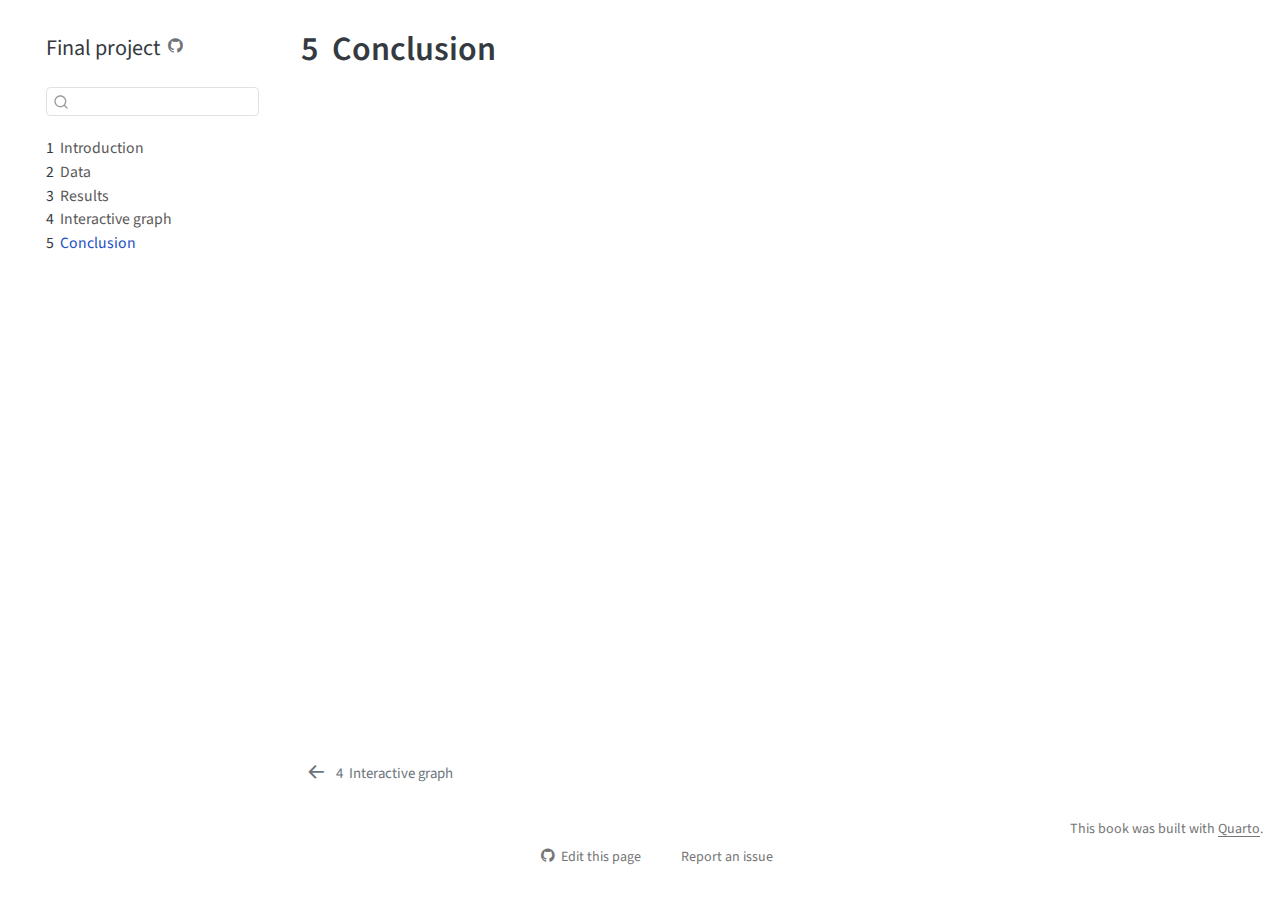
<file: docs/conclusion.html>
<!DOCTYPE html>
<html xmlns="http://www.w3.org/1999/xhtml" lang="en" xml:lang="en"><head>

<meta charset="utf-8">
<meta name="generator" content="quarto-1.4.549">

<meta name="viewport" content="width=device-width, initial-scale=1.0, user-scalable=yes">


<title>Final project - 5&nbsp; Conclusion</title>
<style>
code{white-space: pre-wrap;}
span.smallcaps{font-variant: small-caps;}
div.columns{display: flex; gap: min(4vw, 1.5em);}
div.column{flex: auto; overflow-x: auto;}
div.hanging-indent{margin-left: 1.5em; text-indent: -1.5em;}
ul.task-list{list-style: none;}
ul.task-list li input[type="checkbox"] {
  width: 0.8em;
  margin: 0 0.8em 0.2em -1em; /* quarto-specific, see https://github.com/quarto-dev/quarto-cli/issues/4556 */ 
  vertical-align: middle;
}
</style>


<script src="site_libs/quarto-nav/quarto-nav.js"></script>
<script src="site_libs/quarto-nav/headroom.min.js"></script>
<script src="site_libs/clipboard/clipboard.min.js"></script>
<script src="site_libs/quarto-search/autocomplete.umd.js"></script>
<script src="site_libs/quarto-search/fuse.min.js"></script>
<script src="site_libs/quarto-search/quarto-search.js"></script>
<meta name="quarto:offset" content="./">
<link href="./d3graph.html" rel="prev">
<script src="site_libs/quarto-html/quarto.js"></script>
<script src="site_libs/quarto-html/popper.min.js"></script>
<script src="site_libs/quarto-html/tippy.umd.min.js"></script>
<script src="site_libs/quarto-html/anchor.min.js"></script>
<link href="site_libs/quarto-html/tippy.css" rel="stylesheet">
<link href="site_libs/quarto-html/quarto-syntax-highlighting.css" rel="stylesheet" id="quarto-text-highlighting-styles">
<script src="site_libs/bootstrap/bootstrap.min.js"></script>
<link href="site_libs/bootstrap/bootstrap-icons.css" rel="stylesheet">
<link href="site_libs/bootstrap/bootstrap.min.css" rel="stylesheet" id="quarto-bootstrap" data-mode="light">
<script id="quarto-search-options" type="application/json">{
  "location": "sidebar",
  "copy-button": false,
  "collapse-after": 3,
  "panel-placement": "start",
  "type": "textbox",
  "limit": 50,
  "keyboard-shortcut": [
    "f",
    "/",
    "s"
  ],
  "show-item-context": false,
  "language": {
    "search-no-results-text": "No results",
    "search-matching-documents-text": "matching documents",
    "search-copy-link-title": "Copy link to search",
    "search-hide-matches-text": "Hide additional matches",
    "search-more-match-text": "more match in this document",
    "search-more-matches-text": "more matches in this document",
    "search-clear-button-title": "Clear",
    "search-text-placeholder": "",
    "search-detached-cancel-button-title": "Cancel",
    "search-submit-button-title": "Submit",
    "search-label": "Search"
  }
}</script>


</head>

<body class="nav-sidebar floating">

<div id="quarto-search-results"></div>
  <header id="quarto-header" class="headroom fixed-top">
  <nav class="quarto-secondary-nav">
    <div class="container-fluid d-flex">
      <button type="button" class="quarto-btn-toggle btn" data-bs-toggle="collapse" data-bs-target=".quarto-sidebar-collapse-item" aria-controls="quarto-sidebar" aria-expanded="false" aria-label="Toggle sidebar navigation" onclick="if (window.quartoToggleHeadroom) { window.quartoToggleHeadroom(); }">
        <i class="bi bi-layout-text-sidebar-reverse"></i>
      </button>
        <nav class="quarto-page-breadcrumbs" aria-label="breadcrumb"><ol class="breadcrumb"><li class="breadcrumb-item"><a href="./conclusion.html"><span class="chapter-number">5</span>&nbsp; <span class="chapter-title">Conclusion</span></a></li></ol></nav>
        <a class="flex-grow-1" role="button" data-bs-toggle="collapse" data-bs-target=".quarto-sidebar-collapse-item" aria-controls="quarto-sidebar" aria-expanded="false" aria-label="Toggle sidebar navigation" onclick="if (window.quartoToggleHeadroom) { window.quartoToggleHeadroom(); }">      
        </a>
      <button type="button" class="btn quarto-search-button" aria-label="" onclick="window.quartoOpenSearch();">
        <i class="bi bi-search"></i>
      </button>
    </div>
  </nav>
</header>
<!-- content -->
<div id="quarto-content" class="quarto-container page-columns page-rows-contents page-layout-article">
<!-- sidebar -->
  <nav id="quarto-sidebar" class="sidebar collapse collapse-horizontal quarto-sidebar-collapse-item sidebar-navigation floating overflow-auto">
    <div class="pt-lg-2 mt-2 text-left sidebar-header">
    <div class="sidebar-title mb-0 py-0">
      <a href="./">Final project</a> 
        <div class="sidebar-tools-main">
    <a href="https://github.com/LillyLog/imlv-l" title="Source Code" class="quarto-navigation-tool px-1" aria-label="Source Code"><i class="bi bi-github"></i></a>
</div>
    </div>
      </div>
        <div class="mt-2 flex-shrink-0 align-items-center">
        <div class="sidebar-search">
        <div id="quarto-search" class="" title="Search"></div>
        </div>
        </div>
    <div class="sidebar-menu-container"> 
    <ul class="list-unstyled mt-1">
        <li class="sidebar-item">
  <div class="sidebar-item-container"> 
  <a href="./index.html" class="sidebar-item-text sidebar-link">
 <span class="menu-text"><span class="chapter-number">1</span>&nbsp; <span class="chapter-title">Introduction</span></span></a>
  </div>
</li>
        <li class="sidebar-item">
  <div class="sidebar-item-container"> 
  <a href="./data.html" class="sidebar-item-text sidebar-link">
 <span class="menu-text"><span class="chapter-number">2</span>&nbsp; <span class="chapter-title">Data</span></span></a>
  </div>
</li>
        <li class="sidebar-item">
  <div class="sidebar-item-container"> 
  <a href="./results.html" class="sidebar-item-text sidebar-link">
 <span class="menu-text"><span class="chapter-number">3</span>&nbsp; <span class="chapter-title">Results</span></span></a>
  </div>
</li>
        <li class="sidebar-item">
  <div class="sidebar-item-container"> 
  <a href="./d3graph.html" class="sidebar-item-text sidebar-link">
 <span class="menu-text"><span class="chapter-number">4</span>&nbsp; <span class="chapter-title">Interactive graph</span></span></a>
  </div>
</li>
        <li class="sidebar-item">
  <div class="sidebar-item-container"> 
  <a href="./conclusion.html" class="sidebar-item-text sidebar-link active">
 <span class="menu-text"><span class="chapter-number">5</span>&nbsp; <span class="chapter-title">Conclusion</span></span></a>
  </div>
</li>
    </ul>
    </div>
</nav>
<div id="quarto-sidebar-glass" class="quarto-sidebar-collapse-item" data-bs-toggle="collapse" data-bs-target=".quarto-sidebar-collapse-item"></div>
<!-- margin-sidebar -->
    <div id="quarto-margin-sidebar" class="sidebar margin-sidebar">
        
    </div>
<!-- main -->
<main class="content" id="quarto-document-content">

<header id="title-block-header" class="quarto-title-block default">
<div class="quarto-title">
<h1 class="title"><span class="chapter-number">5</span>&nbsp; <span class="chapter-title">Conclusion</span></h1>
</div>



<div class="quarto-title-meta">

    
  
    
  </div>
  


</header>





</main> <!-- /main -->
<script id="quarto-html-after-body" type="application/javascript">
window.document.addEventListener("DOMContentLoaded", function (event) {
  const toggleBodyColorMode = (bsSheetEl) => {
    const mode = bsSheetEl.getAttribute("data-mode");
    const bodyEl = window.document.querySelector("body");
    if (mode === "dark") {
      bodyEl.classList.add("quarto-dark");
      bodyEl.classList.remove("quarto-light");
    } else {
      bodyEl.classList.add("quarto-light");
      bodyEl.classList.remove("quarto-dark");
    }
  }
  const toggleBodyColorPrimary = () => {
    const bsSheetEl = window.document.querySelector("link#quarto-bootstrap");
    if (bsSheetEl) {
      toggleBodyColorMode(bsSheetEl);
    }
  }
  toggleBodyColorPrimary();  
  const icon = "";
  const anchorJS = new window.AnchorJS();
  anchorJS.options = {
    placement: 'right',
    icon: icon
  };
  anchorJS.add('.anchored');
  const isCodeAnnotation = (el) => {
    for (const clz of el.classList) {
      if (clz.startsWith('code-annotation-')) {                     
        return true;
      }
    }
    return false;
  }
  const clipboard = new window.ClipboardJS('.code-copy-button', {
    text: function(trigger) {
      const codeEl = trigger.previousElementSibling.cloneNode(true);
      for (const childEl of codeEl.children) {
        if (isCodeAnnotation(childEl)) {
          childEl.remove();
        }
      }
      return codeEl.innerText;
    }
  });
  clipboard.on('success', function(e) {
    // button target
    const button = e.trigger;
    // don't keep focus
    button.blur();
    // flash "checked"
    button.classList.add('code-copy-button-checked');
    var currentTitle = button.getAttribute("title");
    button.setAttribute("title", "Copied!");
    let tooltip;
    if (window.bootstrap) {
      button.setAttribute("data-bs-toggle", "tooltip");
      button.setAttribute("data-bs-placement", "left");
      button.setAttribute("data-bs-title", "Copied!");
      tooltip = new bootstrap.Tooltip(button, 
        { trigger: "manual", 
          customClass: "code-copy-button-tooltip",
          offset: [0, -8]});
      tooltip.show();    
    }
    setTimeout(function() {
      if (tooltip) {
        tooltip.hide();
        button.removeAttribute("data-bs-title");
        button.removeAttribute("data-bs-toggle");
        button.removeAttribute("data-bs-placement");
      }
      button.setAttribute("title", currentTitle);
      button.classList.remove('code-copy-button-checked');
    }, 1000);
    // clear code selection
    e.clearSelection();
  });
  function tippyHover(el, contentFn, onTriggerFn, onUntriggerFn) {
    const config = {
      allowHTML: true,
      maxWidth: 500,
      delay: 100,
      arrow: false,
      appendTo: function(el) {
          return el.parentElement;
      },
      interactive: true,
      interactiveBorder: 10,
      theme: 'quarto',
      placement: 'bottom-start',
    };
    if (contentFn) {
      config.content = contentFn;
    }
    if (onTriggerFn) {
      config.onTrigger = onTriggerFn;
    }
    if (onUntriggerFn) {
      config.onUntrigger = onUntriggerFn;
    }
    window.tippy(el, config); 
  }
  const noterefs = window.document.querySelectorAll('a[role="doc-noteref"]');
  for (var i=0; i<noterefs.length; i++) {
    const ref = noterefs[i];
    tippyHover(ref, function() {
      // use id or data attribute instead here
      let href = ref.getAttribute('data-footnote-href') || ref.getAttribute('href');
      try { href = new URL(href).hash; } catch {}
      const id = href.replace(/^#\/?/, "");
      const note = window.document.getElementById(id);
      return note.innerHTML;
    });
  }
  const xrefs = window.document.querySelectorAll('a.quarto-xref');
  const processXRef = (id, note) => {
    // Strip column container classes
    const stripColumnClz = (el) => {
      el.classList.remove("page-full", "page-columns");
      if (el.children) {
        for (const child of el.children) {
          stripColumnClz(child);
        }
      }
    }
    stripColumnClz(note)
    if (id === null || id.startsWith('sec-')) {
      // Special case sections, only their first couple elements
      const container = document.createElement("div");
      if (note.children && note.children.length > 2) {
        container.appendChild(note.children[0].cloneNode(true));
        for (let i = 1; i < note.children.length; i++) {
          const child = note.children[i];
          if (child.tagName === "P" && child.innerText === "") {
            continue;
          } else {
            container.appendChild(child.cloneNode(true));
            break;
          }
        }
        if (window.Quarto?.typesetMath) {
          window.Quarto.typesetMath(container);
        }
        return container.innerHTML
      } else {
        if (window.Quarto?.typesetMath) {
          window.Quarto.typesetMath(note);
        }
        return note.innerHTML;
      }
    } else {
      // Remove any anchor links if they are present
      const anchorLink = note.querySelector('a.anchorjs-link');
      if (anchorLink) {
        anchorLink.remove();
      }
      if (window.Quarto?.typesetMath) {
        window.Quarto.typesetMath(note);
      }
      // TODO in 1.5, we should make sure this works without a callout special case
      if (note.classList.contains("callout")) {
        return note.outerHTML;
      } else {
        return note.innerHTML;
      }
    }
  }
  for (var i=0; i<xrefs.length; i++) {
    const xref = xrefs[i];
    tippyHover(xref, undefined, function(instance) {
      instance.disable();
      let url = xref.getAttribute('href');
      let hash = undefined; 
      if (url.startsWith('#')) {
        hash = url;
      } else {
        try { hash = new URL(url).hash; } catch {}
      }
      if (hash) {
        const id = hash.replace(/^#\/?/, "");
        const note = window.document.getElementById(id);
        if (note !== null) {
          try {
            const html = processXRef(id, note.cloneNode(true));
            instance.setContent(html);
          } finally {
            instance.enable();
            instance.show();
          }
        } else {
          // See if we can fetch this
          fetch(url.split('#')[0])
          .then(res => res.text())
          .then(html => {
            const parser = new DOMParser();
            const htmlDoc = parser.parseFromString(html, "text/html");
            const note = htmlDoc.getElementById(id);
            if (note !== null) {
              const html = processXRef(id, note);
              instance.setContent(html);
            } 
          }).finally(() => {
            instance.enable();
            instance.show();
          });
        }
      } else {
        // See if we can fetch a full url (with no hash to target)
        // This is a special case and we should probably do some content thinning / targeting
        fetch(url)
        .then(res => res.text())
        .then(html => {
          const parser = new DOMParser();
          const htmlDoc = parser.parseFromString(html, "text/html");
          const note = htmlDoc.querySelector('main.content');
          if (note !== null) {
            // This should only happen for chapter cross references
            // (since there is no id in the URL)
            // remove the first header
            if (note.children.length > 0 && note.children[0].tagName === "HEADER") {
              note.children[0].remove();
            }
            const html = processXRef(null, note);
            instance.setContent(html);
          } 
        }).finally(() => {
          instance.enable();
          instance.show();
        });
      }
    }, function(instance) {
    });
  }
      let selectedAnnoteEl;
      const selectorForAnnotation = ( cell, annotation) => {
        let cellAttr = 'data-code-cell="' + cell + '"';
        let lineAttr = 'data-code-annotation="' +  annotation + '"';
        const selector = 'span[' + cellAttr + '][' + lineAttr + ']';
        return selector;
      }
      const selectCodeLines = (annoteEl) => {
        const doc = window.document;
        const targetCell = annoteEl.getAttribute("data-target-cell");
        const targetAnnotation = annoteEl.getAttribute("data-target-annotation");
        const annoteSpan = window.document.querySelector(selectorForAnnotation(targetCell, targetAnnotation));
        const lines = annoteSpan.getAttribute("data-code-lines").split(",");
        const lineIds = lines.map((line) => {
          return targetCell + "-" + line;
        })
        let top = null;
        let height = null;
        let parent = null;
        if (lineIds.length > 0) {
            //compute the position of the single el (top and bottom and make a div)
            const el = window.document.getElementById(lineIds[0]);
            top = el.offsetTop;
            height = el.offsetHeight;
            parent = el.parentElement.parentElement;
          if (lineIds.length > 1) {
            const lastEl = window.document.getElementById(lineIds[lineIds.length - 1]);
            const bottom = lastEl.offsetTop + lastEl.offsetHeight;
            height = bottom - top;
          }
          if (top !== null && height !== null && parent !== null) {
            // cook up a div (if necessary) and position it 
            let div = window.document.getElementById("code-annotation-line-highlight");
            if (div === null) {
              div = window.document.createElement("div");
              div.setAttribute("id", "code-annotation-line-highlight");
              div.style.position = 'absolute';
              parent.appendChild(div);
            }
            div.style.top = top - 2 + "px";
            div.style.height = height + 4 + "px";
            div.style.left = 0;
            let gutterDiv = window.document.getElementById("code-annotation-line-highlight-gutter");
            if (gutterDiv === null) {
              gutterDiv = window.document.createElement("div");
              gutterDiv.setAttribute("id", "code-annotation-line-highlight-gutter");
              gutterDiv.style.position = 'absolute';
              const codeCell = window.document.getElementById(targetCell);
              const gutter = codeCell.querySelector('.code-annotation-gutter');
              gutter.appendChild(gutterDiv);
            }
            gutterDiv.style.top = top - 2 + "px";
            gutterDiv.style.height = height + 4 + "px";
          }
          selectedAnnoteEl = annoteEl;
        }
      };
      const unselectCodeLines = () => {
        const elementsIds = ["code-annotation-line-highlight", "code-annotation-line-highlight-gutter"];
        elementsIds.forEach((elId) => {
          const div = window.document.getElementById(elId);
          if (div) {
            div.remove();
          }
        });
        selectedAnnoteEl = undefined;
      };
        // Handle positioning of the toggle
    window.addEventListener(
      "resize",
      throttle(() => {
        elRect = undefined;
        if (selectedAnnoteEl) {
          selectCodeLines(selectedAnnoteEl);
        }
      }, 10)
    );
    function throttle(fn, ms) {
    let throttle = false;
    let timer;
      return (...args) => {
        if(!throttle) { // first call gets through
            fn.apply(this, args);
            throttle = true;
        } else { // all the others get throttled
            if(timer) clearTimeout(timer); // cancel #2
            timer = setTimeout(() => {
              fn.apply(this, args);
              timer = throttle = false;
            }, ms);
        }
      };
    }
      // Attach click handler to the DT
      const annoteDls = window.document.querySelectorAll('dt[data-target-cell]');
      for (const annoteDlNode of annoteDls) {
        annoteDlNode.addEventListener('click', (event) => {
          const clickedEl = event.target;
          if (clickedEl !== selectedAnnoteEl) {
            unselectCodeLines();
            const activeEl = window.document.querySelector('dt[data-target-cell].code-annotation-active');
            if (activeEl) {
              activeEl.classList.remove('code-annotation-active');
            }
            selectCodeLines(clickedEl);
            clickedEl.classList.add('code-annotation-active');
          } else {
            // Unselect the line
            unselectCodeLines();
            clickedEl.classList.remove('code-annotation-active');
          }
        });
      }
  const findCites = (el) => {
    const parentEl = el.parentElement;
    if (parentEl) {
      const cites = parentEl.dataset.cites;
      if (cites) {
        return {
          el,
          cites: cites.split(' ')
        };
      } else {
        return findCites(el.parentElement)
      }
    } else {
      return undefined;
    }
  };
  var bibliorefs = window.document.querySelectorAll('a[role="doc-biblioref"]');
  for (var i=0; i<bibliorefs.length; i++) {
    const ref = bibliorefs[i];
    const citeInfo = findCites(ref);
    if (citeInfo) {
      tippyHover(citeInfo.el, function() {
        var popup = window.document.createElement('div');
        citeInfo.cites.forEach(function(cite) {
          var citeDiv = window.document.createElement('div');
          citeDiv.classList.add('hanging-indent');
          citeDiv.classList.add('csl-entry');
          var biblioDiv = window.document.getElementById('ref-' + cite);
          if (biblioDiv) {
            citeDiv.innerHTML = biblioDiv.innerHTML;
          }
          popup.appendChild(citeDiv);
        });
        return popup.innerHTML;
      });
    }
  }
});
</script>
<nav class="page-navigation">
  <div class="nav-page nav-page-previous">
      <a href="./d3graph.html" class="pagination-link  aria-label=" &lt;span="" graph&lt;="" span&gt;"="">
        <i class="bi bi-arrow-left-short"></i> <span class="nav-page-text"><span class="chapter-number">4</span>&nbsp; <span class="chapter-title">Interactive graph</span></span>
      </a>          
  </div>
  <div class="nav-page nav-page-next">
  </div>
</nav>
</div> <!-- /content -->
<footer class="footer">
  <div class="nav-footer">
    <div class="nav-footer-left">
      &nbsp;
    </div>   
    <div class="nav-footer-center">
      &nbsp;
    <div class="toc-actions"><ul><li><a href="https://github.com/LillyLog/imlv-l/edit/main/conclusion.qmd" class="toc-action"><i class="bi bi-github"></i>Edit this page</a></li><li><a href="https://github.com/LillyLog/imlv-l/issues/new" class="toc-action"><i class="bi empty"></i>Report an issue</a></li></ul></div></div>
    <div class="nav-footer-right">
<p>This book was built with <a href="https://quarto.org/">Quarto</a>.</p>
</div>
  </div>
</footer>




</body></html>
</file>
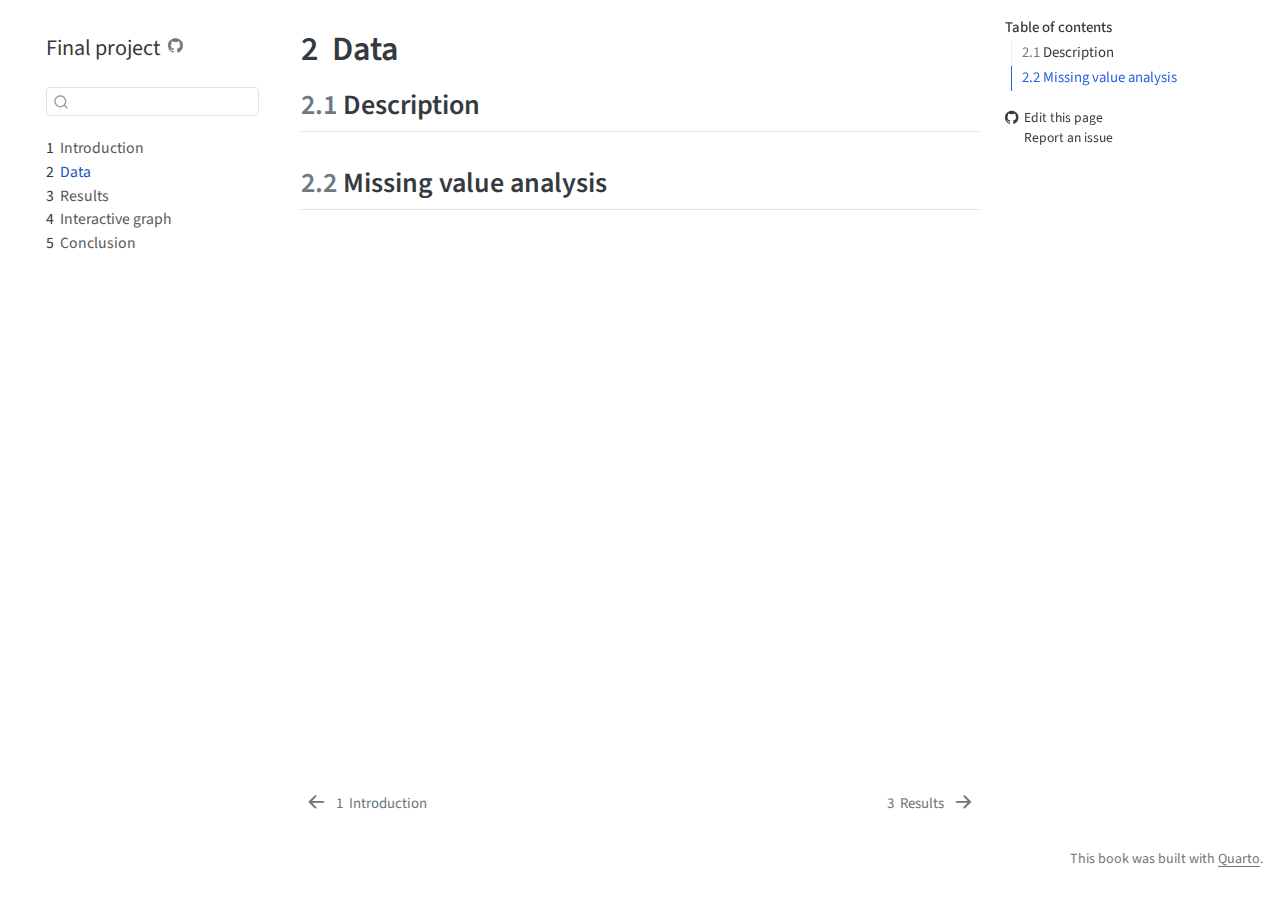
<file: docs/data.html>
<!DOCTYPE html>
<html xmlns="http://www.w3.org/1999/xhtml" lang="en" xml:lang="en"><head>

<meta charset="utf-8">
<meta name="generator" content="quarto-1.4.549">

<meta name="viewport" content="width=device-width, initial-scale=1.0, user-scalable=yes">


<title>Final project - 2&nbsp; Data</title>
<style>
code{white-space: pre-wrap;}
span.smallcaps{font-variant: small-caps;}
div.columns{display: flex; gap: min(4vw, 1.5em);}
div.column{flex: auto; overflow-x: auto;}
div.hanging-indent{margin-left: 1.5em; text-indent: -1.5em;}
ul.task-list{list-style: none;}
ul.task-list li input[type="checkbox"] {
  width: 0.8em;
  margin: 0 0.8em 0.2em -1em; /* quarto-specific, see https://github.com/quarto-dev/quarto-cli/issues/4556 */ 
  vertical-align: middle;
}
</style>


<script src="site_libs/quarto-nav/quarto-nav.js"></script>
<script src="site_libs/quarto-nav/headroom.min.js"></script>
<script src="site_libs/clipboard/clipboard.min.js"></script>
<script src="site_libs/quarto-search/autocomplete.umd.js"></script>
<script src="site_libs/quarto-search/fuse.min.js"></script>
<script src="site_libs/quarto-search/quarto-search.js"></script>
<meta name="quarto:offset" content="./">
<link href="./results.html" rel="next">
<link href="./index.html" rel="prev">
<script src="site_libs/quarto-html/quarto.js"></script>
<script src="site_libs/quarto-html/popper.min.js"></script>
<script src="site_libs/quarto-html/tippy.umd.min.js"></script>
<script src="site_libs/quarto-html/anchor.min.js"></script>
<link href="site_libs/quarto-html/tippy.css" rel="stylesheet">
<link href="site_libs/quarto-html/quarto-syntax-highlighting.css" rel="stylesheet" id="quarto-text-highlighting-styles">
<script src="site_libs/bootstrap/bootstrap.min.js"></script>
<link href="site_libs/bootstrap/bootstrap-icons.css" rel="stylesheet">
<link href="site_libs/bootstrap/bootstrap.min.css" rel="stylesheet" id="quarto-bootstrap" data-mode="light">
<script id="quarto-search-options" type="application/json">{
  "location": "sidebar",
  "copy-button": false,
  "collapse-after": 3,
  "panel-placement": "start",
  "type": "textbox",
  "limit": 50,
  "keyboard-shortcut": [
    "f",
    "/",
    "s"
  ],
  "show-item-context": false,
  "language": {
    "search-no-results-text": "No results",
    "search-matching-documents-text": "matching documents",
    "search-copy-link-title": "Copy link to search",
    "search-hide-matches-text": "Hide additional matches",
    "search-more-match-text": "more match in this document",
    "search-more-matches-text": "more matches in this document",
    "search-clear-button-title": "Clear",
    "search-text-placeholder": "",
    "search-detached-cancel-button-title": "Cancel",
    "search-submit-button-title": "Submit",
    "search-label": "Search"
  }
}</script>


</head>

<body class="nav-sidebar floating">

<div id="quarto-search-results"></div>
  <header id="quarto-header" class="headroom fixed-top">
  <nav class="quarto-secondary-nav">
    <div class="container-fluid d-flex">
      <button type="button" class="quarto-btn-toggle btn" data-bs-toggle="collapse" data-bs-target=".quarto-sidebar-collapse-item" aria-controls="quarto-sidebar" aria-expanded="false" aria-label="Toggle sidebar navigation" onclick="if (window.quartoToggleHeadroom) { window.quartoToggleHeadroom(); }">
        <i class="bi bi-layout-text-sidebar-reverse"></i>
      </button>
        <nav class="quarto-page-breadcrumbs" aria-label="breadcrumb"><ol class="breadcrumb"><li class="breadcrumb-item"><a href="./data.html"><span class="chapter-number">2</span>&nbsp; <span class="chapter-title">Data</span></a></li></ol></nav>
        <a class="flex-grow-1" role="button" data-bs-toggle="collapse" data-bs-target=".quarto-sidebar-collapse-item" aria-controls="quarto-sidebar" aria-expanded="false" aria-label="Toggle sidebar navigation" onclick="if (window.quartoToggleHeadroom) { window.quartoToggleHeadroom(); }">      
        </a>
      <button type="button" class="btn quarto-search-button" aria-label="" onclick="window.quartoOpenSearch();">
        <i class="bi bi-search"></i>
      </button>
    </div>
  </nav>
</header>
<!-- content -->
<div id="quarto-content" class="quarto-container page-columns page-rows-contents page-layout-article">
<!-- sidebar -->
  <nav id="quarto-sidebar" class="sidebar collapse collapse-horizontal quarto-sidebar-collapse-item sidebar-navigation floating overflow-auto">
    <div class="pt-lg-2 mt-2 text-left sidebar-header">
    <div class="sidebar-title mb-0 py-0">
      <a href="./">Final project</a> 
        <div class="sidebar-tools-main">
    <a href="https://github.com/LillyLog/imlv-l" title="Source Code" class="quarto-navigation-tool px-1" aria-label="Source Code"><i class="bi bi-github"></i></a>
</div>
    </div>
      </div>
        <div class="mt-2 flex-shrink-0 align-items-center">
        <div class="sidebar-search">
        <div id="quarto-search" class="" title="Search"></div>
        </div>
        </div>
    <div class="sidebar-menu-container"> 
    <ul class="list-unstyled mt-1">
        <li class="sidebar-item">
  <div class="sidebar-item-container"> 
  <a href="./index.html" class="sidebar-item-text sidebar-link">
 <span class="menu-text"><span class="chapter-number">1</span>&nbsp; <span class="chapter-title">Introduction</span></span></a>
  </div>
</li>
        <li class="sidebar-item">
  <div class="sidebar-item-container"> 
  <a href="./data.html" class="sidebar-item-text sidebar-link active">
 <span class="menu-text"><span class="chapter-number">2</span>&nbsp; <span class="chapter-title">Data</span></span></a>
  </div>
</li>
        <li class="sidebar-item">
  <div class="sidebar-item-container"> 
  <a href="./results.html" class="sidebar-item-text sidebar-link">
 <span class="menu-text"><span class="chapter-number">3</span>&nbsp; <span class="chapter-title">Results</span></span></a>
  </div>
</li>
        <li class="sidebar-item">
  <div class="sidebar-item-container"> 
  <a href="./d3graph.html" class="sidebar-item-text sidebar-link">
 <span class="menu-text"><span class="chapter-number">4</span>&nbsp; <span class="chapter-title">Interactive graph</span></span></a>
  </div>
</li>
        <li class="sidebar-item">
  <div class="sidebar-item-container"> 
  <a href="./conclusion.html" class="sidebar-item-text sidebar-link">
 <span class="menu-text"><span class="chapter-number">5</span>&nbsp; <span class="chapter-title">Conclusion</span></span></a>
  </div>
</li>
    </ul>
    </div>
</nav>
<div id="quarto-sidebar-glass" class="quarto-sidebar-collapse-item" data-bs-toggle="collapse" data-bs-target=".quarto-sidebar-collapse-item"></div>
<!-- margin-sidebar -->
    <div id="quarto-margin-sidebar" class="sidebar margin-sidebar">
        <nav id="TOC" role="doc-toc" class="toc-active">
    <h2 id="toc-title">Table of contents</h2>
   
  <ul>
  <li><a href="#description" id="toc-description" class="nav-link active" data-scroll-target="#description"><span class="header-section-number">2.1</span> Description</a></li>
  <li><a href="#missing-value-analysis" id="toc-missing-value-analysis" class="nav-link" data-scroll-target="#missing-value-analysis"><span class="header-section-number">2.2</span> Missing value analysis</a></li>
  </ul>
<div class="toc-actions"><ul><li><a href="https://github.com/LillyLog/imlv-l/edit/main/data.qmd" class="toc-action"><i class="bi bi-github"></i>Edit this page</a></li><li><a href="https://github.com/LillyLog/imlv-l/issues/new" class="toc-action"><i class="bi empty"></i>Report an issue</a></li></ul></div></nav>
    </div>
<!-- main -->
<main class="content" id="quarto-document-content">

<header id="title-block-header" class="quarto-title-block default">
<div class="quarto-title">
<h1 class="title"><span class="chapter-number">2</span>&nbsp; <span class="chapter-title">Data</span></h1>
</div>



<div class="quarto-title-meta">

    
  
    
  </div>
  


</header>


<section id="description" class="level2" data-number="2.1">
<h2 data-number="2.1" class="anchored" data-anchor-id="description"><span class="header-section-number">2.1</span> Description</h2>
</section>
<section id="missing-value-analysis" class="level2" data-number="2.2">
<h2 data-number="2.2" class="anchored" data-anchor-id="missing-value-analysis"><span class="header-section-number">2.2</span> Missing value analysis</h2>


</section>

</main> <!-- /main -->
<script id="quarto-html-after-body" type="application/javascript">
window.document.addEventListener("DOMContentLoaded", function (event) {
  const toggleBodyColorMode = (bsSheetEl) => {
    const mode = bsSheetEl.getAttribute("data-mode");
    const bodyEl = window.document.querySelector("body");
    if (mode === "dark") {
      bodyEl.classList.add("quarto-dark");
      bodyEl.classList.remove("quarto-light");
    } else {
      bodyEl.classList.add("quarto-light");
      bodyEl.classList.remove("quarto-dark");
    }
  }
  const toggleBodyColorPrimary = () => {
    const bsSheetEl = window.document.querySelector("link#quarto-bootstrap");
    if (bsSheetEl) {
      toggleBodyColorMode(bsSheetEl);
    }
  }
  toggleBodyColorPrimary();  
  const icon = "";
  const anchorJS = new window.AnchorJS();
  anchorJS.options = {
    placement: 'right',
    icon: icon
  };
  anchorJS.add('.anchored');
  const isCodeAnnotation = (el) => {
    for (const clz of el.classList) {
      if (clz.startsWith('code-annotation-')) {                     
        return true;
      }
    }
    return false;
  }
  const clipboard = new window.ClipboardJS('.code-copy-button', {
    text: function(trigger) {
      const codeEl = trigger.previousElementSibling.cloneNode(true);
      for (const childEl of codeEl.children) {
        if (isCodeAnnotation(childEl)) {
          childEl.remove();
        }
      }
      return codeEl.innerText;
    }
  });
  clipboard.on('success', function(e) {
    // button target
    const button = e.trigger;
    // don't keep focus
    button.blur();
    // flash "checked"
    button.classList.add('code-copy-button-checked');
    var currentTitle = button.getAttribute("title");
    button.setAttribute("title", "Copied!");
    let tooltip;
    if (window.bootstrap) {
      button.setAttribute("data-bs-toggle", "tooltip");
      button.setAttribute("data-bs-placement", "left");
      button.setAttribute("data-bs-title", "Copied!");
      tooltip = new bootstrap.Tooltip(button, 
        { trigger: "manual", 
          customClass: "code-copy-button-tooltip",
          offset: [0, -8]});
      tooltip.show();    
    }
    setTimeout(function() {
      if (tooltip) {
        tooltip.hide();
        button.removeAttribute("data-bs-title");
        button.removeAttribute("data-bs-toggle");
        button.removeAttribute("data-bs-placement");
      }
      button.setAttribute("title", currentTitle);
      button.classList.remove('code-copy-button-checked');
    }, 1000);
    // clear code selection
    e.clearSelection();
  });
  function tippyHover(el, contentFn, onTriggerFn, onUntriggerFn) {
    const config = {
      allowHTML: true,
      maxWidth: 500,
      delay: 100,
      arrow: false,
      appendTo: function(el) {
          return el.parentElement;
      },
      interactive: true,
      interactiveBorder: 10,
      theme: 'quarto',
      placement: 'bottom-start',
    };
    if (contentFn) {
      config.content = contentFn;
    }
    if (onTriggerFn) {
      config.onTrigger = onTriggerFn;
    }
    if (onUntriggerFn) {
      config.onUntrigger = onUntriggerFn;
    }
    window.tippy(el, config); 
  }
  const noterefs = window.document.querySelectorAll('a[role="doc-noteref"]');
  for (var i=0; i<noterefs.length; i++) {
    const ref = noterefs[i];
    tippyHover(ref, function() {
      // use id or data attribute instead here
      let href = ref.getAttribute('data-footnote-href') || ref.getAttribute('href');
      try { href = new URL(href).hash; } catch {}
      const id = href.replace(/^#\/?/, "");
      const note = window.document.getElementById(id);
      return note.innerHTML;
    });
  }
  const xrefs = window.document.querySelectorAll('a.quarto-xref');
  const processXRef = (id, note) => {
    // Strip column container classes
    const stripColumnClz = (el) => {
      el.classList.remove("page-full", "page-columns");
      if (el.children) {
        for (const child of el.children) {
          stripColumnClz(child);
        }
      }
    }
    stripColumnClz(note)
    if (id === null || id.startsWith('sec-')) {
      // Special case sections, only their first couple elements
      const container = document.createElement("div");
      if (note.children && note.children.length > 2) {
        container.appendChild(note.children[0].cloneNode(true));
        for (let i = 1; i < note.children.length; i++) {
          const child = note.children[i];
          if (child.tagName === "P" && child.innerText === "") {
            continue;
          } else {
            container.appendChild(child.cloneNode(true));
            break;
          }
        }
        if (window.Quarto?.typesetMath) {
          window.Quarto.typesetMath(container);
        }
        return container.innerHTML
      } else {
        if (window.Quarto?.typesetMath) {
          window.Quarto.typesetMath(note);
        }
        return note.innerHTML;
      }
    } else {
      // Remove any anchor links if they are present
      const anchorLink = note.querySelector('a.anchorjs-link');
      if (anchorLink) {
        anchorLink.remove();
      }
      if (window.Quarto?.typesetMath) {
        window.Quarto.typesetMath(note);
      }
      // TODO in 1.5, we should make sure this works without a callout special case
      if (note.classList.contains("callout")) {
        return note.outerHTML;
      } else {
        return note.innerHTML;
      }
    }
  }
  for (var i=0; i<xrefs.length; i++) {
    const xref = xrefs[i];
    tippyHover(xref, undefined, function(instance) {
      instance.disable();
      let url = xref.getAttribute('href');
      let hash = undefined; 
      if (url.startsWith('#')) {
        hash = url;
      } else {
        try { hash = new URL(url).hash; } catch {}
      }
      if (hash) {
        const id = hash.replace(/^#\/?/, "");
        const note = window.document.getElementById(id);
        if (note !== null) {
          try {
            const html = processXRef(id, note.cloneNode(true));
            instance.setContent(html);
          } finally {
            instance.enable();
            instance.show();
          }
        } else {
          // See if we can fetch this
          fetch(url.split('#')[0])
          .then(res => res.text())
          .then(html => {
            const parser = new DOMParser();
            const htmlDoc = parser.parseFromString(html, "text/html");
            const note = htmlDoc.getElementById(id);
            if (note !== null) {
              const html = processXRef(id, note);
              instance.setContent(html);
            } 
          }).finally(() => {
            instance.enable();
            instance.show();
          });
        }
      } else {
        // See if we can fetch a full url (with no hash to target)
        // This is a special case and we should probably do some content thinning / targeting
        fetch(url)
        .then(res => res.text())
        .then(html => {
          const parser = new DOMParser();
          const htmlDoc = parser.parseFromString(html, "text/html");
          const note = htmlDoc.querySelector('main.content');
          if (note !== null) {
            // This should only happen for chapter cross references
            // (since there is no id in the URL)
            // remove the first header
            if (note.children.length > 0 && note.children[0].tagName === "HEADER") {
              note.children[0].remove();
            }
            const html = processXRef(null, note);
            instance.setContent(html);
          } 
        }).finally(() => {
          instance.enable();
          instance.show();
        });
      }
    }, function(instance) {
    });
  }
      let selectedAnnoteEl;
      const selectorForAnnotation = ( cell, annotation) => {
        let cellAttr = 'data-code-cell="' + cell + '"';
        let lineAttr = 'data-code-annotation="' +  annotation + '"';
        const selector = 'span[' + cellAttr + '][' + lineAttr + ']';
        return selector;
      }
      const selectCodeLines = (annoteEl) => {
        const doc = window.document;
        const targetCell = annoteEl.getAttribute("data-target-cell");
        const targetAnnotation = annoteEl.getAttribute("data-target-annotation");
        const annoteSpan = window.document.querySelector(selectorForAnnotation(targetCell, targetAnnotation));
        const lines = annoteSpan.getAttribute("data-code-lines").split(",");
        const lineIds = lines.map((line) => {
          return targetCell + "-" + line;
        })
        let top = null;
        let height = null;
        let parent = null;
        if (lineIds.length > 0) {
            //compute the position of the single el (top and bottom and make a div)
            const el = window.document.getElementById(lineIds[0]);
            top = el.offsetTop;
            height = el.offsetHeight;
            parent = el.parentElement.parentElement;
          if (lineIds.length > 1) {
            const lastEl = window.document.getElementById(lineIds[lineIds.length - 1]);
            const bottom = lastEl.offsetTop + lastEl.offsetHeight;
            height = bottom - top;
          }
          if (top !== null && height !== null && parent !== null) {
            // cook up a div (if necessary) and position it 
            let div = window.document.getElementById("code-annotation-line-highlight");
            if (div === null) {
              div = window.document.createElement("div");
              div.setAttribute("id", "code-annotation-line-highlight");
              div.style.position = 'absolute';
              parent.appendChild(div);
            }
            div.style.top = top - 2 + "px";
            div.style.height = height + 4 + "px";
            div.style.left = 0;
            let gutterDiv = window.document.getElementById("code-annotation-line-highlight-gutter");
            if (gutterDiv === null) {
              gutterDiv = window.document.createElement("div");
              gutterDiv.setAttribute("id", "code-annotation-line-highlight-gutter");
              gutterDiv.style.position = 'absolute';
              const codeCell = window.document.getElementById(targetCell);
              const gutter = codeCell.querySelector('.code-annotation-gutter');
              gutter.appendChild(gutterDiv);
            }
            gutterDiv.style.top = top - 2 + "px";
            gutterDiv.style.height = height + 4 + "px";
          }
          selectedAnnoteEl = annoteEl;
        }
      };
      const unselectCodeLines = () => {
        const elementsIds = ["code-annotation-line-highlight", "code-annotation-line-highlight-gutter"];
        elementsIds.forEach((elId) => {
          const div = window.document.getElementById(elId);
          if (div) {
            div.remove();
          }
        });
        selectedAnnoteEl = undefined;
      };
        // Handle positioning of the toggle
    window.addEventListener(
      "resize",
      throttle(() => {
        elRect = undefined;
        if (selectedAnnoteEl) {
          selectCodeLines(selectedAnnoteEl);
        }
      }, 10)
    );
    function throttle(fn, ms) {
    let throttle = false;
    let timer;
      return (...args) => {
        if(!throttle) { // first call gets through
            fn.apply(this, args);
            throttle = true;
        } else { // all the others get throttled
            if(timer) clearTimeout(timer); // cancel #2
            timer = setTimeout(() => {
              fn.apply(this, args);
              timer = throttle = false;
            }, ms);
        }
      };
    }
      // Attach click handler to the DT
      const annoteDls = window.document.querySelectorAll('dt[data-target-cell]');
      for (const annoteDlNode of annoteDls) {
        annoteDlNode.addEventListener('click', (event) => {
          const clickedEl = event.target;
          if (clickedEl !== selectedAnnoteEl) {
            unselectCodeLines();
            const activeEl = window.document.querySelector('dt[data-target-cell].code-annotation-active');
            if (activeEl) {
              activeEl.classList.remove('code-annotation-active');
            }
            selectCodeLines(clickedEl);
            clickedEl.classList.add('code-annotation-active');
          } else {
            // Unselect the line
            unselectCodeLines();
            clickedEl.classList.remove('code-annotation-active');
          }
        });
      }
  const findCites = (el) => {
    const parentEl = el.parentElement;
    if (parentEl) {
      const cites = parentEl.dataset.cites;
      if (cites) {
        return {
          el,
          cites: cites.split(' ')
        };
      } else {
        return findCites(el.parentElement)
      }
    } else {
      return undefined;
    }
  };
  var bibliorefs = window.document.querySelectorAll('a[role="doc-biblioref"]');
  for (var i=0; i<bibliorefs.length; i++) {
    const ref = bibliorefs[i];
    const citeInfo = findCites(ref);
    if (citeInfo) {
      tippyHover(citeInfo.el, function() {
        var popup = window.document.createElement('div');
        citeInfo.cites.forEach(function(cite) {
          var citeDiv = window.document.createElement('div');
          citeDiv.classList.add('hanging-indent');
          citeDiv.classList.add('csl-entry');
          var biblioDiv = window.document.getElementById('ref-' + cite);
          if (biblioDiv) {
            citeDiv.innerHTML = biblioDiv.innerHTML;
          }
          popup.appendChild(citeDiv);
        });
        return popup.innerHTML;
      });
    }
  }
});
</script>
<nav class="page-navigation">
  <div class="nav-page nav-page-previous">
      <a href="./index.html" class="pagination-link  aria-label=" &lt;span="">
        <i class="bi bi-arrow-left-short"></i> <span class="nav-page-text"><span class="chapter-number">1</span>&nbsp; <span class="chapter-title">Introduction</span></span>
      </a>          
  </div>
  <div class="nav-page nav-page-next">
      <a href="./results.html" class="pagination-link" aria-label="<span class='chapter-number'>3</span>&nbsp; <span class='chapter-title'>Results</span>">
        <span class="nav-page-text"><span class="chapter-number">3</span>&nbsp; <span class="chapter-title">Results</span></span> <i class="bi bi-arrow-right-short"></i>
      </a>
  </div>
</nav>
</div> <!-- /content -->
<footer class="footer">
  <div class="nav-footer">
    <div class="nav-footer-left">
      &nbsp;
    </div>   
    <div class="nav-footer-center">
      &nbsp;
    <div class="toc-actions d-sm-block d-md-none"><ul><li><a href="https://github.com/LillyLog/imlv-l/edit/main/data.qmd" class="toc-action"><i class="bi bi-github"></i>Edit this page</a></li><li><a href="https://github.com/LillyLog/imlv-l/issues/new" class="toc-action"><i class="bi empty"></i>Report an issue</a></li></ul></div></div>
    <div class="nav-footer-right">
<p>This book was built with <a href="https://quarto.org/">Quarto</a>.</p>
</div>
  </div>
</footer>




</body></html>
</file>
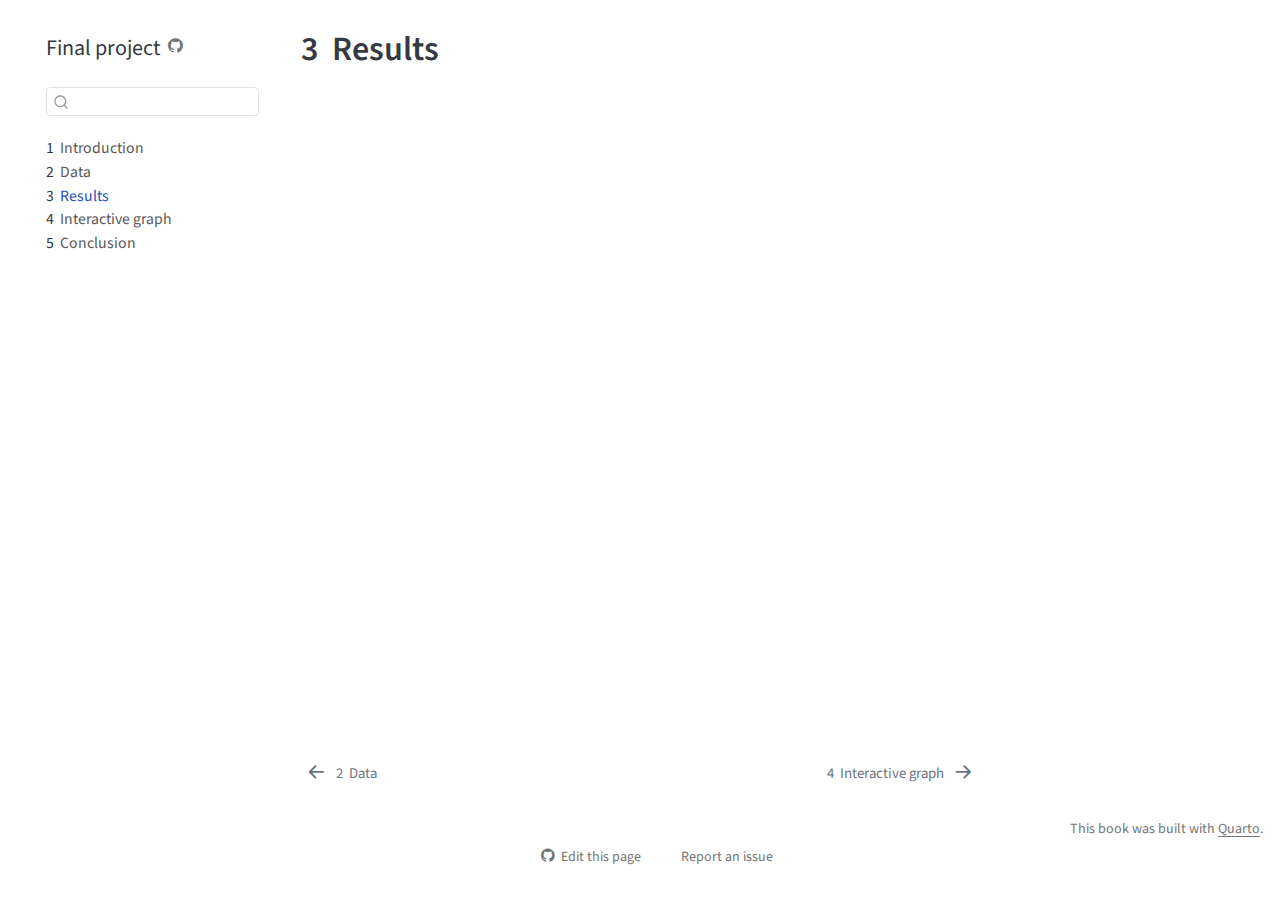
<file: docs/results.html>
<!DOCTYPE html>
<html xmlns="http://www.w3.org/1999/xhtml" lang="en" xml:lang="en"><head>

<meta charset="utf-8">
<meta name="generator" content="quarto-1.4.549">

<meta name="viewport" content="width=device-width, initial-scale=1.0, user-scalable=yes">


<title>Final project - 3&nbsp; Results</title>
<style>
code{white-space: pre-wrap;}
span.smallcaps{font-variant: small-caps;}
div.columns{display: flex; gap: min(4vw, 1.5em);}
div.column{flex: auto; overflow-x: auto;}
div.hanging-indent{margin-left: 1.5em; text-indent: -1.5em;}
ul.task-list{list-style: none;}
ul.task-list li input[type="checkbox"] {
  width: 0.8em;
  margin: 0 0.8em 0.2em -1em; /* quarto-specific, see https://github.com/quarto-dev/quarto-cli/issues/4556 */ 
  vertical-align: middle;
}
</style>


<script src="site_libs/quarto-nav/quarto-nav.js"></script>
<script src="site_libs/quarto-nav/headroom.min.js"></script>
<script src="site_libs/clipboard/clipboard.min.js"></script>
<script src="site_libs/quarto-search/autocomplete.umd.js"></script>
<script src="site_libs/quarto-search/fuse.min.js"></script>
<script src="site_libs/quarto-search/quarto-search.js"></script>
<meta name="quarto:offset" content="./">
<link href="./d3graph.html" rel="next">
<link href="./data.html" rel="prev">
<script src="site_libs/quarto-html/quarto.js"></script>
<script src="site_libs/quarto-html/popper.min.js"></script>
<script src="site_libs/quarto-html/tippy.umd.min.js"></script>
<script src="site_libs/quarto-html/anchor.min.js"></script>
<link href="site_libs/quarto-html/tippy.css" rel="stylesheet">
<link href="site_libs/quarto-html/quarto-syntax-highlighting.css" rel="stylesheet" id="quarto-text-highlighting-styles">
<script src="site_libs/bootstrap/bootstrap.min.js"></script>
<link href="site_libs/bootstrap/bootstrap-icons.css" rel="stylesheet">
<link href="site_libs/bootstrap/bootstrap.min.css" rel="stylesheet" id="quarto-bootstrap" data-mode="light">
<script id="quarto-search-options" type="application/json">{
  "location": "sidebar",
  "copy-button": false,
  "collapse-after": 3,
  "panel-placement": "start",
  "type": "textbox",
  "limit": 50,
  "keyboard-shortcut": [
    "f",
    "/",
    "s"
  ],
  "show-item-context": false,
  "language": {
    "search-no-results-text": "No results",
    "search-matching-documents-text": "matching documents",
    "search-copy-link-title": "Copy link to search",
    "search-hide-matches-text": "Hide additional matches",
    "search-more-match-text": "more match in this document",
    "search-more-matches-text": "more matches in this document",
    "search-clear-button-title": "Clear",
    "search-text-placeholder": "",
    "search-detached-cancel-button-title": "Cancel",
    "search-submit-button-title": "Submit",
    "search-label": "Search"
  }
}</script>


</head>

<body class="nav-sidebar floating">

<div id="quarto-search-results"></div>
  <header id="quarto-header" class="headroom fixed-top">
  <nav class="quarto-secondary-nav">
    <div class="container-fluid d-flex">
      <button type="button" class="quarto-btn-toggle btn" data-bs-toggle="collapse" data-bs-target=".quarto-sidebar-collapse-item" aria-controls="quarto-sidebar" aria-expanded="false" aria-label="Toggle sidebar navigation" onclick="if (window.quartoToggleHeadroom) { window.quartoToggleHeadroom(); }">
        <i class="bi bi-layout-text-sidebar-reverse"></i>
      </button>
        <nav class="quarto-page-breadcrumbs" aria-label="breadcrumb"><ol class="breadcrumb"><li class="breadcrumb-item"><a href="./results.html"><span class="chapter-number">3</span>&nbsp; <span class="chapter-title">Results</span></a></li></ol></nav>
        <a class="flex-grow-1" role="button" data-bs-toggle="collapse" data-bs-target=".quarto-sidebar-collapse-item" aria-controls="quarto-sidebar" aria-expanded="false" aria-label="Toggle sidebar navigation" onclick="if (window.quartoToggleHeadroom) { window.quartoToggleHeadroom(); }">      
        </a>
      <button type="button" class="btn quarto-search-button" aria-label="" onclick="window.quartoOpenSearch();">
        <i class="bi bi-search"></i>
      </button>
    </div>
  </nav>
</header>
<!-- content -->
<div id="quarto-content" class="quarto-container page-columns page-rows-contents page-layout-article">
<!-- sidebar -->
  <nav id="quarto-sidebar" class="sidebar collapse collapse-horizontal quarto-sidebar-collapse-item sidebar-navigation floating overflow-auto">
    <div class="pt-lg-2 mt-2 text-left sidebar-header">
    <div class="sidebar-title mb-0 py-0">
      <a href="./">Final project</a> 
        <div class="sidebar-tools-main">
    <a href="https://github.com/LillyLog/imlv-l" title="Source Code" class="quarto-navigation-tool px-1" aria-label="Source Code"><i class="bi bi-github"></i></a>
</div>
    </div>
      </div>
        <div class="mt-2 flex-shrink-0 align-items-center">
        <div class="sidebar-search">
        <div id="quarto-search" class="" title="Search"></div>
        </div>
        </div>
    <div class="sidebar-menu-container"> 
    <ul class="list-unstyled mt-1">
        <li class="sidebar-item">
  <div class="sidebar-item-container"> 
  <a href="./index.html" class="sidebar-item-text sidebar-link">
 <span class="menu-text"><span class="chapter-number">1</span>&nbsp; <span class="chapter-title">Introduction</span></span></a>
  </div>
</li>
        <li class="sidebar-item">
  <div class="sidebar-item-container"> 
  <a href="./data.html" class="sidebar-item-text sidebar-link">
 <span class="menu-text"><span class="chapter-number">2</span>&nbsp; <span class="chapter-title">Data</span></span></a>
  </div>
</li>
        <li class="sidebar-item">
  <div class="sidebar-item-container"> 
  <a href="./results.html" class="sidebar-item-text sidebar-link active">
 <span class="menu-text"><span class="chapter-number">3</span>&nbsp; <span class="chapter-title">Results</span></span></a>
  </div>
</li>
        <li class="sidebar-item">
  <div class="sidebar-item-container"> 
  <a href="./d3graph.html" class="sidebar-item-text sidebar-link">
 <span class="menu-text"><span class="chapter-number">4</span>&nbsp; <span class="chapter-title">Interactive graph</span></span></a>
  </div>
</li>
        <li class="sidebar-item">
  <div class="sidebar-item-container"> 
  <a href="./conclusion.html" class="sidebar-item-text sidebar-link">
 <span class="menu-text"><span class="chapter-number">5</span>&nbsp; <span class="chapter-title">Conclusion</span></span></a>
  </div>
</li>
    </ul>
    </div>
</nav>
<div id="quarto-sidebar-glass" class="quarto-sidebar-collapse-item" data-bs-toggle="collapse" data-bs-target=".quarto-sidebar-collapse-item"></div>
<!-- margin-sidebar -->
    <div id="quarto-margin-sidebar" class="sidebar margin-sidebar">
        
    </div>
<!-- main -->
<main class="content" id="quarto-document-content">

<header id="title-block-header" class="quarto-title-block default">
<div class="quarto-title">
<h1 class="title"><span class="chapter-number">3</span>&nbsp; <span class="chapter-title">Results</span></h1>
</div>



<div class="quarto-title-meta">

    
  
    
  </div>
  


</header>





</main> <!-- /main -->
<script id="quarto-html-after-body" type="application/javascript">
window.document.addEventListener("DOMContentLoaded", function (event) {
  const toggleBodyColorMode = (bsSheetEl) => {
    const mode = bsSheetEl.getAttribute("data-mode");
    const bodyEl = window.document.querySelector("body");
    if (mode === "dark") {
      bodyEl.classList.add("quarto-dark");
      bodyEl.classList.remove("quarto-light");
    } else {
      bodyEl.classList.add("quarto-light");
      bodyEl.classList.remove("quarto-dark");
    }
  }
  const toggleBodyColorPrimary = () => {
    const bsSheetEl = window.document.querySelector("link#quarto-bootstrap");
    if (bsSheetEl) {
      toggleBodyColorMode(bsSheetEl);
    }
  }
  toggleBodyColorPrimary();  
  const icon = "";
  const anchorJS = new window.AnchorJS();
  anchorJS.options = {
    placement: 'right',
    icon: icon
  };
  anchorJS.add('.anchored');
  const isCodeAnnotation = (el) => {
    for (const clz of el.classList) {
      if (clz.startsWith('code-annotation-')) {                     
        return true;
      }
    }
    return false;
  }
  const clipboard = new window.ClipboardJS('.code-copy-button', {
    text: function(trigger) {
      const codeEl = trigger.previousElementSibling.cloneNode(true);
      for (const childEl of codeEl.children) {
        if (isCodeAnnotation(childEl)) {
          childEl.remove();
        }
      }
      return codeEl.innerText;
    }
  });
  clipboard.on('success', function(e) {
    // button target
    const button = e.trigger;
    // don't keep focus
    button.blur();
    // flash "checked"
    button.classList.add('code-copy-button-checked');
    var currentTitle = button.getAttribute("title");
    button.setAttribute("title", "Copied!");
    let tooltip;
    if (window.bootstrap) {
      button.setAttribute("data-bs-toggle", "tooltip");
      button.setAttribute("data-bs-placement", "left");
      button.setAttribute("data-bs-title", "Copied!");
      tooltip = new bootstrap.Tooltip(button, 
        { trigger: "manual", 
          customClass: "code-copy-button-tooltip",
          offset: [0, -8]});
      tooltip.show();    
    }
    setTimeout(function() {
      if (tooltip) {
        tooltip.hide();
        button.removeAttribute("data-bs-title");
        button.removeAttribute("data-bs-toggle");
        button.removeAttribute("data-bs-placement");
      }
      button.setAttribute("title", currentTitle);
      button.classList.remove('code-copy-button-checked');
    }, 1000);
    // clear code selection
    e.clearSelection();
  });
  function tippyHover(el, contentFn, onTriggerFn, onUntriggerFn) {
    const config = {
      allowHTML: true,
      maxWidth: 500,
      delay: 100,
      arrow: false,
      appendTo: function(el) {
          return el.parentElement;
      },
      interactive: true,
      interactiveBorder: 10,
      theme: 'quarto',
      placement: 'bottom-start',
    };
    if (contentFn) {
      config.content = contentFn;
    }
    if (onTriggerFn) {
      config.onTrigger = onTriggerFn;
    }
    if (onUntriggerFn) {
      config.onUntrigger = onUntriggerFn;
    }
    window.tippy(el, config); 
  }
  const noterefs = window.document.querySelectorAll('a[role="doc-noteref"]');
  for (var i=0; i<noterefs.length; i++) {
    const ref = noterefs[i];
    tippyHover(ref, function() {
      // use id or data attribute instead here
      let href = ref.getAttribute('data-footnote-href') || ref.getAttribute('href');
      try { href = new URL(href).hash; } catch {}
      const id = href.replace(/^#\/?/, "");
      const note = window.document.getElementById(id);
      return note.innerHTML;
    });
  }
  const xrefs = window.document.querySelectorAll('a.quarto-xref');
  const processXRef = (id, note) => {
    // Strip column container classes
    const stripColumnClz = (el) => {
      el.classList.remove("page-full", "page-columns");
      if (el.children) {
        for (const child of el.children) {
          stripColumnClz(child);
        }
      }
    }
    stripColumnClz(note)
    if (id === null || id.startsWith('sec-')) {
      // Special case sections, only their first couple elements
      const container = document.createElement("div");
      if (note.children && note.children.length > 2) {
        container.appendChild(note.children[0].cloneNode(true));
        for (let i = 1; i < note.children.length; i++) {
          const child = note.children[i];
          if (child.tagName === "P" && child.innerText === "") {
            continue;
          } else {
            container.appendChild(child.cloneNode(true));
            break;
          }
        }
        if (window.Quarto?.typesetMath) {
          window.Quarto.typesetMath(container);
        }
        return container.innerHTML
      } else {
        if (window.Quarto?.typesetMath) {
          window.Quarto.typesetMath(note);
        }
        return note.innerHTML;
      }
    } else {
      // Remove any anchor links if they are present
      const anchorLink = note.querySelector('a.anchorjs-link');
      if (anchorLink) {
        anchorLink.remove();
      }
      if (window.Quarto?.typesetMath) {
        window.Quarto.typesetMath(note);
      }
      // TODO in 1.5, we should make sure this works without a callout special case
      if (note.classList.contains("callout")) {
        return note.outerHTML;
      } else {
        return note.innerHTML;
      }
    }
  }
  for (var i=0; i<xrefs.length; i++) {
    const xref = xrefs[i];
    tippyHover(xref, undefined, function(instance) {
      instance.disable();
      let url = xref.getAttribute('href');
      let hash = undefined; 
      if (url.startsWith('#')) {
        hash = url;
      } else {
        try { hash = new URL(url).hash; } catch {}
      }
      if (hash) {
        const id = hash.replace(/^#\/?/, "");
        const note = window.document.getElementById(id);
        if (note !== null) {
          try {
            const html = processXRef(id, note.cloneNode(true));
            instance.setContent(html);
          } finally {
            instance.enable();
            instance.show();
          }
        } else {
          // See if we can fetch this
          fetch(url.split('#')[0])
          .then(res => res.text())
          .then(html => {
            const parser = new DOMParser();
            const htmlDoc = parser.parseFromString(html, "text/html");
            const note = htmlDoc.getElementById(id);
            if (note !== null) {
              const html = processXRef(id, note);
              instance.setContent(html);
            } 
          }).finally(() => {
            instance.enable();
            instance.show();
          });
        }
      } else {
        // See if we can fetch a full url (with no hash to target)
        // This is a special case and we should probably do some content thinning / targeting
        fetch(url)
        .then(res => res.text())
        .then(html => {
          const parser = new DOMParser();
          const htmlDoc = parser.parseFromString(html, "text/html");
          const note = htmlDoc.querySelector('main.content');
          if (note !== null) {
            // This should only happen for chapter cross references
            // (since there is no id in the URL)
            // remove the first header
            if (note.children.length > 0 && note.children[0].tagName === "HEADER") {
              note.children[0].remove();
            }
            const html = processXRef(null, note);
            instance.setContent(html);
          } 
        }).finally(() => {
          instance.enable();
          instance.show();
        });
      }
    }, function(instance) {
    });
  }
      let selectedAnnoteEl;
      const selectorForAnnotation = ( cell, annotation) => {
        let cellAttr = 'data-code-cell="' + cell + '"';
        let lineAttr = 'data-code-annotation="' +  annotation + '"';
        const selector = 'span[' + cellAttr + '][' + lineAttr + ']';
        return selector;
      }
      const selectCodeLines = (annoteEl) => {
        const doc = window.document;
        const targetCell = annoteEl.getAttribute("data-target-cell");
        const targetAnnotation = annoteEl.getAttribute("data-target-annotation");
        const annoteSpan = window.document.querySelector(selectorForAnnotation(targetCell, targetAnnotation));
        const lines = annoteSpan.getAttribute("data-code-lines").split(",");
        const lineIds = lines.map((line) => {
          return targetCell + "-" + line;
        })
        let top = null;
        let height = null;
        let parent = null;
        if (lineIds.length > 0) {
            //compute the position of the single el (top and bottom and make a div)
            const el = window.document.getElementById(lineIds[0]);
            top = el.offsetTop;
            height = el.offsetHeight;
            parent = el.parentElement.parentElement;
          if (lineIds.length > 1) {
            const lastEl = window.document.getElementById(lineIds[lineIds.length - 1]);
            const bottom = lastEl.offsetTop + lastEl.offsetHeight;
            height = bottom - top;
          }
          if (top !== null && height !== null && parent !== null) {
            // cook up a div (if necessary) and position it 
            let div = window.document.getElementById("code-annotation-line-highlight");
            if (div === null) {
              div = window.document.createElement("div");
              div.setAttribute("id", "code-annotation-line-highlight");
              div.style.position = 'absolute';
              parent.appendChild(div);
            }
            div.style.top = top - 2 + "px";
            div.style.height = height + 4 + "px";
            div.style.left = 0;
            let gutterDiv = window.document.getElementById("code-annotation-line-highlight-gutter");
            if (gutterDiv === null) {
              gutterDiv = window.document.createElement("div");
              gutterDiv.setAttribute("id", "code-annotation-line-highlight-gutter");
              gutterDiv.style.position = 'absolute';
              const codeCell = window.document.getElementById(targetCell);
              const gutter = codeCell.querySelector('.code-annotation-gutter');
              gutter.appendChild(gutterDiv);
            }
            gutterDiv.style.top = top - 2 + "px";
            gutterDiv.style.height = height + 4 + "px";
          }
          selectedAnnoteEl = annoteEl;
        }
      };
      const unselectCodeLines = () => {
        const elementsIds = ["code-annotation-line-highlight", "code-annotation-line-highlight-gutter"];
        elementsIds.forEach((elId) => {
          const div = window.document.getElementById(elId);
          if (div) {
            div.remove();
          }
        });
        selectedAnnoteEl = undefined;
      };
        // Handle positioning of the toggle
    window.addEventListener(
      "resize",
      throttle(() => {
        elRect = undefined;
        if (selectedAnnoteEl) {
          selectCodeLines(selectedAnnoteEl);
        }
      }, 10)
    );
    function throttle(fn, ms) {
    let throttle = false;
    let timer;
      return (...args) => {
        if(!throttle) { // first call gets through
            fn.apply(this, args);
            throttle = true;
        } else { // all the others get throttled
            if(timer) clearTimeout(timer); // cancel #2
            timer = setTimeout(() => {
              fn.apply(this, args);
              timer = throttle = false;
            }, ms);
        }
      };
    }
      // Attach click handler to the DT
      const annoteDls = window.document.querySelectorAll('dt[data-target-cell]');
      for (const annoteDlNode of annoteDls) {
        annoteDlNode.addEventListener('click', (event) => {
          const clickedEl = event.target;
          if (clickedEl !== selectedAnnoteEl) {
            unselectCodeLines();
            const activeEl = window.document.querySelector('dt[data-target-cell].code-annotation-active');
            if (activeEl) {
              activeEl.classList.remove('code-annotation-active');
            }
            selectCodeLines(clickedEl);
            clickedEl.classList.add('code-annotation-active');
          } else {
            // Unselect the line
            unselectCodeLines();
            clickedEl.classList.remove('code-annotation-active');
          }
        });
      }
  const findCites = (el) => {
    const parentEl = el.parentElement;
    if (parentEl) {
      const cites = parentEl.dataset.cites;
      if (cites) {
        return {
          el,
          cites: cites.split(' ')
        };
      } else {
        return findCites(el.parentElement)
      }
    } else {
      return undefined;
    }
  };
  var bibliorefs = window.document.querySelectorAll('a[role="doc-biblioref"]');
  for (var i=0; i<bibliorefs.length; i++) {
    const ref = bibliorefs[i];
    const citeInfo = findCites(ref);
    if (citeInfo) {
      tippyHover(citeInfo.el, function() {
        var popup = window.document.createElement('div');
        citeInfo.cites.forEach(function(cite) {
          var citeDiv = window.document.createElement('div');
          citeDiv.classList.add('hanging-indent');
          citeDiv.classList.add('csl-entry');
          var biblioDiv = window.document.getElementById('ref-' + cite);
          if (biblioDiv) {
            citeDiv.innerHTML = biblioDiv.innerHTML;
          }
          popup.appendChild(citeDiv);
        });
        return popup.innerHTML;
      });
    }
  }
});
</script>
<nav class="page-navigation">
  <div class="nav-page nav-page-previous">
      <a href="./data.html" class="pagination-link  aria-label=" &lt;span="">
        <i class="bi bi-arrow-left-short"></i> <span class="nav-page-text"><span class="chapter-number">2</span>&nbsp; <span class="chapter-title">Data</span></span>
      </a>          
  </div>
  <div class="nav-page nav-page-next">
      <a href="./d3graph.html" class="pagination-link" aria-label="<span class='chapter-number'>4</span>&nbsp; <span class='chapter-title'>Interactive graph</span>">
        <span class="nav-page-text"><span class="chapter-number">4</span>&nbsp; <span class="chapter-title">Interactive graph</span></span> <i class="bi bi-arrow-right-short"></i>
      </a>
  </div>
</nav>
</div> <!-- /content -->
<footer class="footer">
  <div class="nav-footer">
    <div class="nav-footer-left">
      &nbsp;
    </div>   
    <div class="nav-footer-center">
      &nbsp;
    <div class="toc-actions"><ul><li><a href="https://github.com/LillyLog/imlv-l/edit/main/results.qmd" class="toc-action"><i class="bi bi-github"></i>Edit this page</a></li><li><a href="https://github.com/LillyLog/imlv-l/issues/new" class="toc-action"><i class="bi empty"></i>Report an issue</a></li></ul></div></div>
    <div class="nav-footer-right">
<p>This book was built with <a href="https://quarto.org/">Quarto</a>.</p>
</div>
  </div>
</footer>




</body></html>
</file>
<file: docs/site_libs/quarto-html/tippy.css>
.tippy-box[data-animation=fade][data-state=hidden]{opacity:0}[data-tippy-root]{max-width:calc(100vw - 10px)}.tippy-box{position:relative;background-color:#333;color:#fff;border-radius:4px;font-size:14px;line-height:1.4;white-space:normal;outline:0;transition-property:transform,visibility,opacity}.tippy-box[data-placement^=top]>.tippy-arrow{bottom:0}.tippy-box[data-placement^=top]>.tippy-arrow:before{bottom:-7px;left:0;border-width:8px 8px 0;border-top-color:initial;transform-origin:center top}.tippy-box[data-placement^=bottom]>.tippy-arrow{top:0}.tippy-box[data-placement^=bottom]>.tippy-arrow:before{top:-7px;left:0;border-width:0 8px 8px;border-bottom-color:initial;transform-origin:center bottom}.tippy-box[data-placement^=left]>.tippy-arrow{right:0}.tippy-box[data-placement^=left]>.tippy-arrow:before{border-width:8px 0 8px 8px;border-left-color:initial;right:-7px;transform-origin:center left}.tippy-box[data-placement^=right]>.tippy-arrow{left:0}.tippy-box[data-placement^=right]>.tippy-arrow:before{left:-7px;border-width:8px 8px 8px 0;border-right-color:initial;transform-origin:center right}.tippy-box[data-inertia][data-state=visible]{transition-timing-function:cubic-bezier(.54,1.5,.38,1.11)}.tippy-arrow{width:16px;height:16px;color:#333}.tippy-arrow:before{content:"";position:absolute;border-color:transparent;border-style:solid}.tippy-content{position:relative;padding:5px 9px;z-index:1}
</file>
<file: docs/site_libs/quarto-html/quarto-syntax-highlighting.css>
/* quarto syntax highlight colors */
:root {
  --quarto-hl-ot-color: #003B4F;
  --quarto-hl-at-color: #657422;
  --quarto-hl-ss-color: #20794D;
  --quarto-hl-an-color: #5E5E5E;
  --quarto-hl-fu-color: #4758AB;
  --quarto-hl-st-color: #20794D;
  --quarto-hl-cf-color: #003B4F;
  --quarto-hl-op-color: #5E5E5E;
  --quarto-hl-er-color: #AD0000;
  --quarto-hl-bn-color: #AD0000;
  --quarto-hl-al-color: #AD0000;
  --quarto-hl-va-color: #111111;
  --quarto-hl-bu-color: inherit;
  --quarto-hl-ex-color: inherit;
  --quarto-hl-pp-color: #AD0000;
  --quarto-hl-in-color: #5E5E5E;
  --quarto-hl-vs-color: #20794D;
  --quarto-hl-wa-color: #5E5E5E;
  --quarto-hl-do-color: #5E5E5E;
  --quarto-hl-im-color: #00769E;
  --quarto-hl-ch-color: #20794D;
  --quarto-hl-dt-color: #AD0000;
  --quarto-hl-fl-color: #AD0000;
  --quarto-hl-co-color: #5E5E5E;
  --quarto-hl-cv-color: #5E5E5E;
  --quarto-hl-cn-color: #8f5902;
  --quarto-hl-sc-color: #5E5E5E;
  --quarto-hl-dv-color: #AD0000;
  --quarto-hl-kw-color: #003B4F;
}

/* other quarto variables */
:root {
  --quarto-font-monospace: SFMono-Regular, Menlo, Monaco, Consolas, "Liberation Mono", "Courier New", monospace;
}

pre > code.sourceCode > span {
  color: #003B4F;
}

code span {
  color: #003B4F;
}

code.sourceCode > span {
  color: #003B4F;
}

div.sourceCode,
div.sourceCode pre.sourceCode {
  color: #003B4F;
}

code span.ot {
  color: #003B4F;
  font-style: inherit;
}

code span.at {
  color: #657422;
  font-style: inherit;
}

code span.ss {
  color: #20794D;
  font-style: inherit;
}

code span.an {
  color: #5E5E5E;
  font-style: inherit;
}

code span.fu {
  color: #4758AB;
  font-style: inherit;
}

code span.st {
  color: #20794D;
  font-style: inherit;
}

code span.cf {
  color: #003B4F;
  font-style: inherit;
}

code span.op {
  color: #5E5E5E;
  font-style: inherit;
}

code span.er {
  color: #AD0000;
  font-style: inherit;
}

code span.bn {
  color: #AD0000;
  font-style: inherit;
}

code span.al {
  color: #AD0000;
  font-style: inherit;
}

code span.va {
  color: #111111;
  font-style: inherit;
}

code span.bu {
  font-style: inherit;
}

code span.ex {
  font-style: inherit;
}

code span.pp {
  color: #AD0000;
  font-style: inherit;
}

code span.in {
  color: #5E5E5E;
  font-style: inherit;
}

code span.vs {
  color: #20794D;
  font-style: inherit;
}

code span.wa {
  color: #5E5E5E;
  font-style: italic;
}

code span.do {
  color: #5E5E5E;
  font-style: italic;
}

code span.im {
  color: #00769E;
  font-style: inherit;
}

code span.ch {
  color: #20794D;
  font-style: inherit;
}

code span.dt {
  color: #AD0000;
  font-style: inherit;
}

code span.fl {
  color: #AD0000;
  font-style: inherit;
}

code span.co {
  color: #5E5E5E;
  font-style: inherit;
}

code span.cv {
  color: #5E5E5E;
  font-style: italic;
}

code span.cn {
  color: #8f5902;
  font-style: inherit;
}

code span.sc {
  color: #5E5E5E;
  font-style: inherit;
}

code span.dv {
  color: #AD0000;
  font-style: inherit;
}

code span.kw {
  color: #003B4F;
  font-style: inherit;
}

.prevent-inlining {
  content: "</";
}

/*# sourceMappingURL=debc5d5d77c3f9108843748ff7464032.css.map */
</file>
